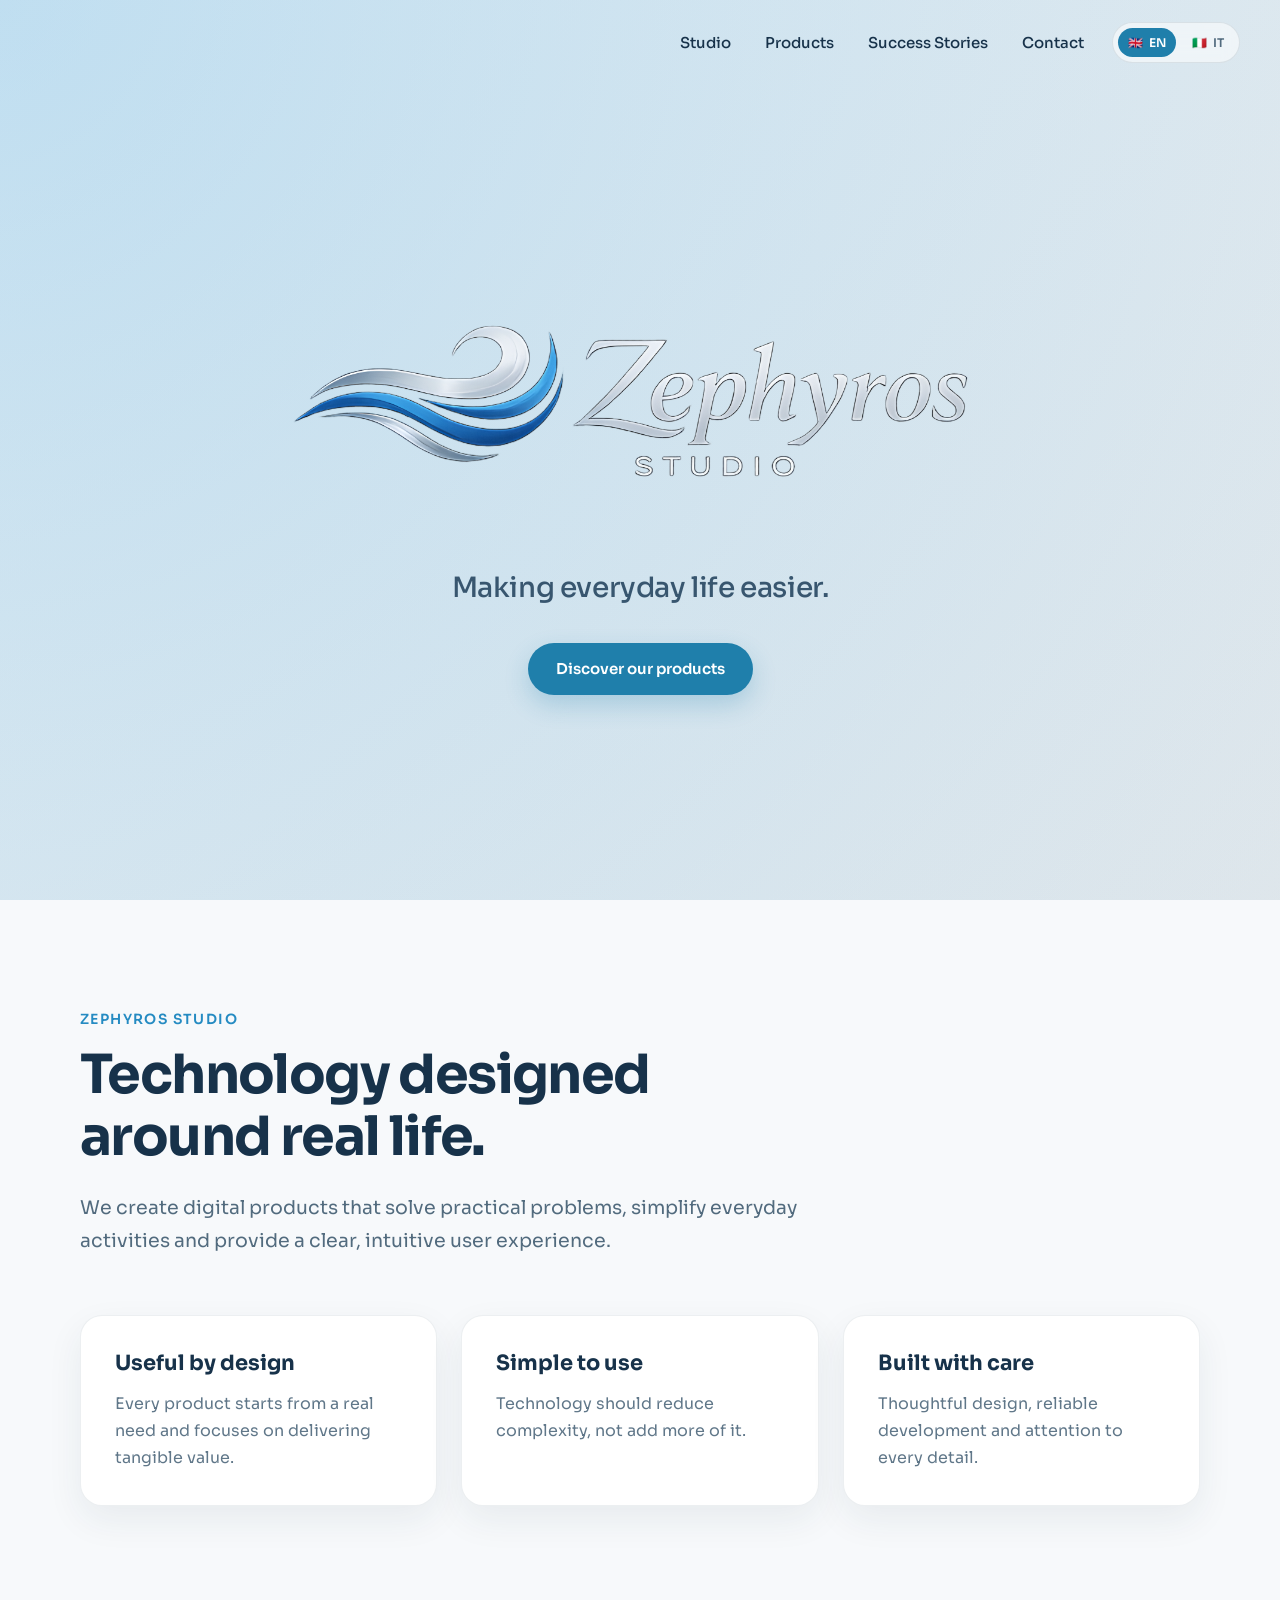
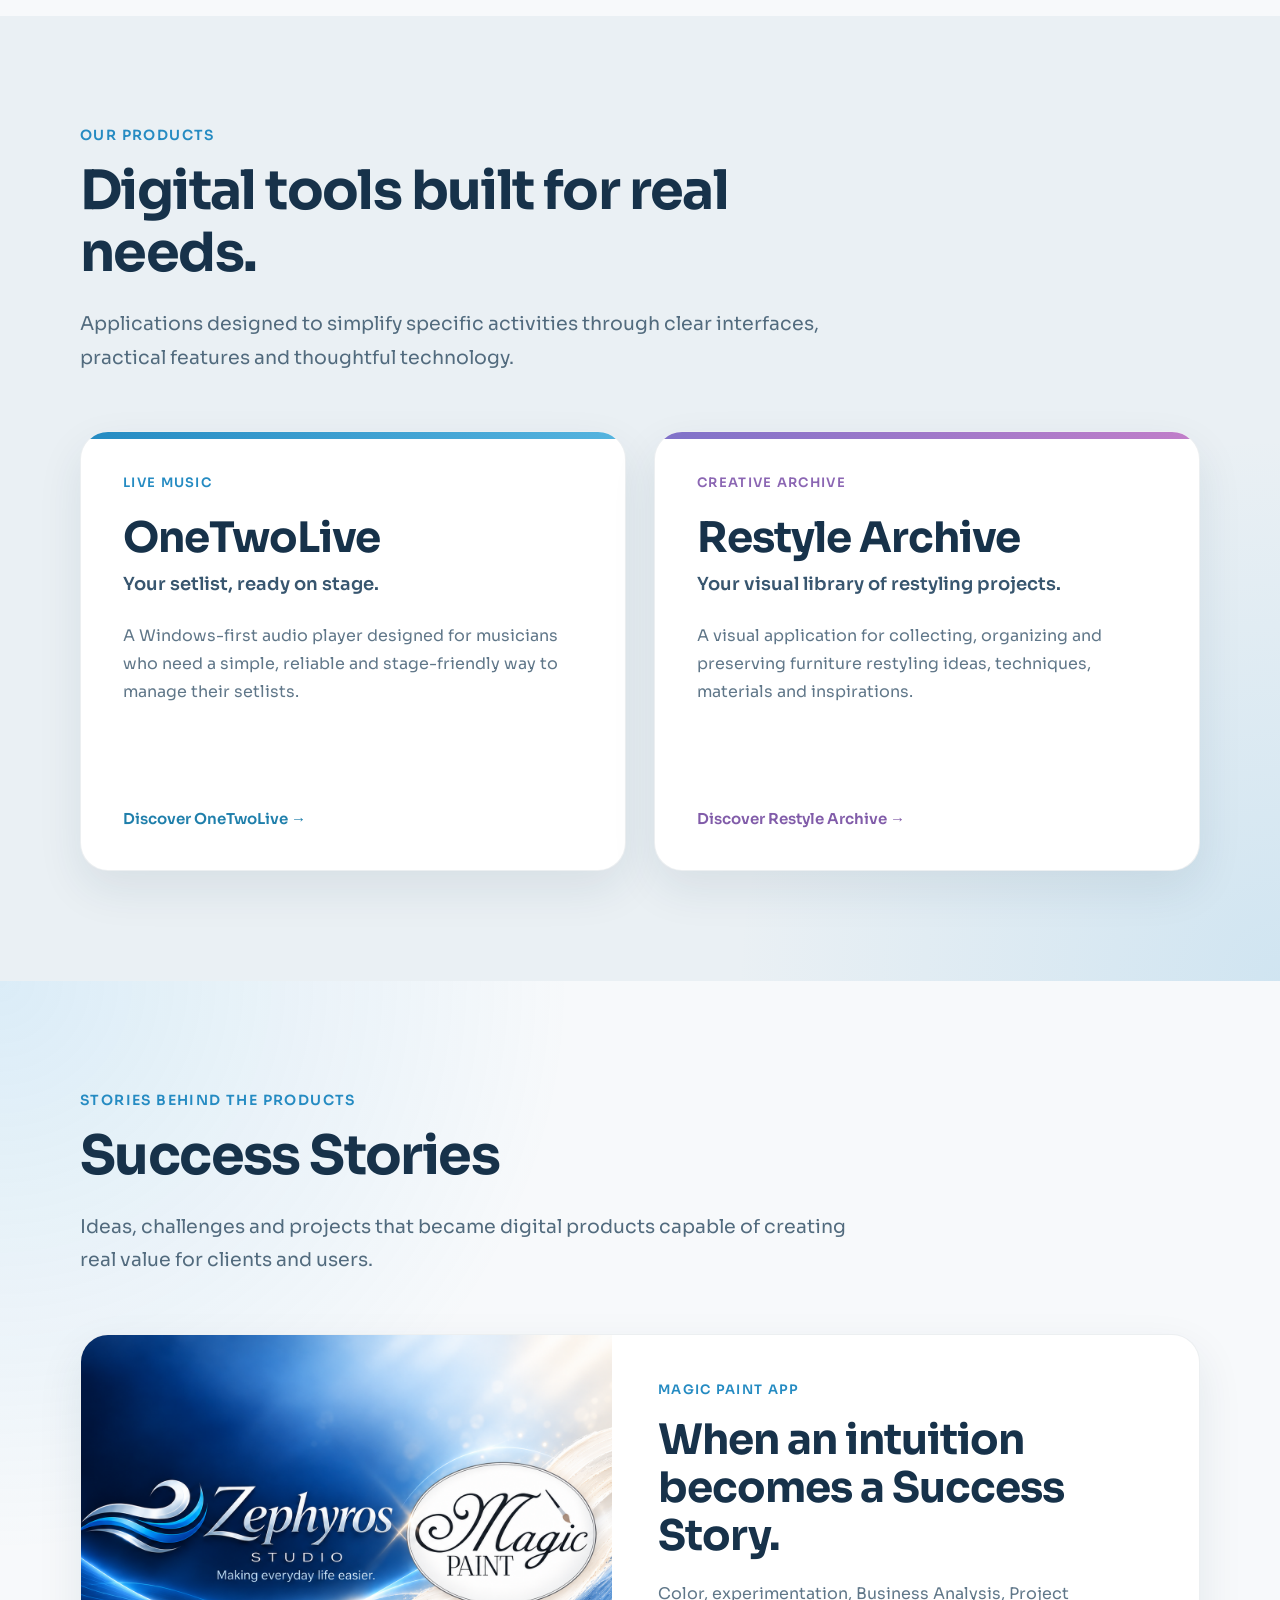
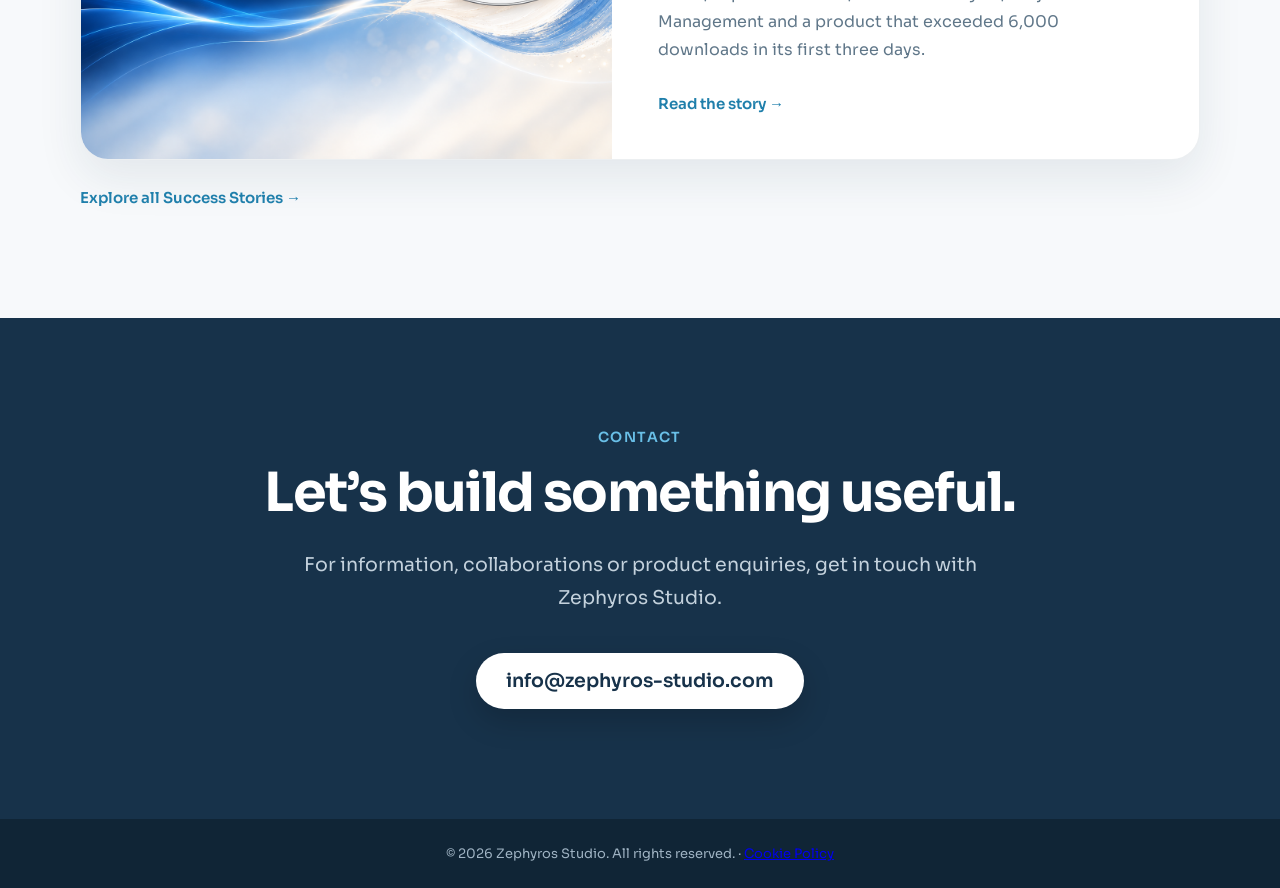
<file: index.html>
<!DOCTYPE html>
<html lang="en">
<head>
  <meta charset="UTF-8">
  <meta name="viewport" content="width=device-width, initial-scale=1.0">

  <meta name="description" content="Zephyros Studio builds practical digital tools and software applications designed around real-world needs, with simple interfaces and thoughtful technology.">

<meta property="og:type" content="website">
<meta property="og:site_name" content="Zephyros Studio">
<meta property="og:locale" content="en_US">
<meta property="og:title" content="Zephyros Studio | Digital Tools Built for Real Needs">
<meta property="og:description" content="Practical digital tools and software applications designed around real-world needs, with simple interfaces and thoughtful technology.">
<link rel="canonical" href="https://zephyros-studio.com/">
<link rel="alternate" hreflang="en" href="https://zephyros-studio.com/">
<link rel="alternate" hreflang="it" href="https://zephyros-studio.com/it/">
<link rel="alternate" hreflang="x-default" href="https://zephyros-studio.com/">

<title>Zephyros Studio | Digital Tools Built for Real Needs</title>
  <link rel="icon" href="favicon.ico" type="image/x-icon">

  <link rel="preconnect" href="https://fonts.googleapis.com">
<link rel="preconnect" href="https://fonts.gstatic.com" crossorigin>
<link href="https://fonts.googleapis.com/css2?family=Sora:wght@400;500;600&display=swap" rel="stylesheet">
  <link rel="stylesheet" href="styles.css">
</head>

<body>
  <header class="site-header">
  <div class="header-actions">
    <nav class="main-nav" aria-label="Main navigation">
      <a href="#studio">Studio</a>
      <a href="#products">Products</a>
      <a href="#success-stories">Success Stories</a>
      <a href="#contact">Contact</a>
    </nav>

    <div class="language-switcher" aria-label="Language selector">
      <a
        class="language-link active"
        href="index.html"
        lang="en"
        aria-current="page"
      >
        <span aria-hidden="true">🇬🇧</span>
        EN
      </a>

      <a
        class="language-link"
        href="it/index.html"
        lang="it"
      >
        <span aria-hidden="true">🇮🇹</span>
        IT
      </a>
    </div>
  </div>
</header>

  <main id="home">
    <section class="hero">
      <img
        class="hero-logo"
        src="images/zephyros_logo_large.png"
        alt="Zephyros Studio"
      >

      <p>Making everyday life easier.</p>

      <a class="primary-button" href="#products">
        Discover our products
      </a>
    </section>
    <section id="studio" class="studio-section">
  <div class="section-container">
    <p class="section-label">Zephyros Studio</p>

    <h2>Technology designed around real life.</h2>

    <p class="section-intro">
      We create digital products that solve practical problems,
      simplify everyday activities and provide a clear, intuitive
      user experience.
    </p>

    <div class="studio-grid">
      <article class="studio-card">
        <h3>Useful by design</h3>
        <p>
          Every product starts from a real need and focuses on
          delivering tangible value.
        </p>
      </article>

      <article class="studio-card">
        <h3>Simple to use</h3>
        <p>
          Technology should reduce complexity, not add more of it.
        </p>
      </article>

      <article class="studio-card">
        <h3>Built with care</h3>
        <p>
          Thoughtful design, reliable development and attention
          to every detail.
        </p>
      </article>
    </div>
  </div>
</section>
<section id="products" class="products-section">
  <div class="section-container">
    <p class="section-label">Our products</p>

    <h2>Digital tools built for real needs.</h2>

    <p class="section-intro">
      Applications designed to simplify specific activities through
      clear interfaces, practical features and thoughtful technology.
    </p>

    <div class="products-grid">
      <article class="product-card">
        <div class="product-content">
          <p class="product-category">Live music</p>

          <h3>OneTwoLive</h3>

          <p class="product-payoff">
            Your setlist, ready on stage.
          </p>

          <p>
            A Windows-first audio player designed for musicians who need
            a simple, reliable and stage-friendly way to manage their setlists.
          </p>

          <a href="https://onetwolive.com/" class="product-link" target="_blank" rel="noopener">
  Discover OneTwoLive
</a>
        </div>
      </article>

      <article class="product-card">
        <div class="product-content">
          <p class="product-category">Creative archive</p>

          <h3>Restyle Archive</h3>

          <p class="product-payoff">
            Your visual library of restyling projects.
          </p>

          <p>
            A visual application for collecting, organizing and preserving
            furniture restyling ideas, techniques, materials and inspirations.
          </p>

          <a href="restyle-archive/index.html" class="product-link">
  Discover Restyle Archive
</a>
        </div>
      </article>
    </div>
  </div>
</section>

<section id="success-stories" class="success-home-section">
  <div class="section-container">
    <p class="section-label">Stories behind the products</p>

    <h2>Success Stories</h2>

    <p class="section-intro">
      Ideas, challenges and projects that became digital products capable
      of creating real value for clients and users.
    </p>

    <article class="success-home-card">
      <img
        src="images/success-stories/magic-paint/cover.png"
        alt="Zephyros Studio and Magic Paint"
      >

      <div class="success-home-card-copy">
        <p class="success-home-card-label">Magic Paint App</p>

        <h3>When an intuition becomes a Success Story.</h3>

        <p>
          Color, experimentation, Business Analysis, Project Management
          and a product that exceeded 6,000 downloads in its first three days.
        </p>

        <a
          class="success-home-link"
          href="success-stories/magic-paint/index.html"
        >
          Read the story
        </a>
      </div>
    </article>

    <a class="success-home-all" href="success-stories/index.html">
      Explore all Success Stories →
    </a>
  </div>
</section>
<section id="contact" class="contact-section">
  <div class="section-container contact-container">
    <p class="section-label">Contact</p>

    <h2>Let’s build something useful.</h2>

    <p class="section-intro">
      For information, collaborations or product enquiries,
      get in touch with Zephyros Studio.
    </p>

    <a
      class="contact-email"
      href="mailto:info@zephyros-studio.com"
    >
      info@zephyros-studio.com
    </a>
  </div>
</section>
  </main>
  <footer class="site-footer">
   <p>
    © 2026 Zephyros Studio. All rights reserved.
    · <a href="/cookie-policy/">Cookie Policy</a>
  </p>
</footer>
</body>
</html>
</file>
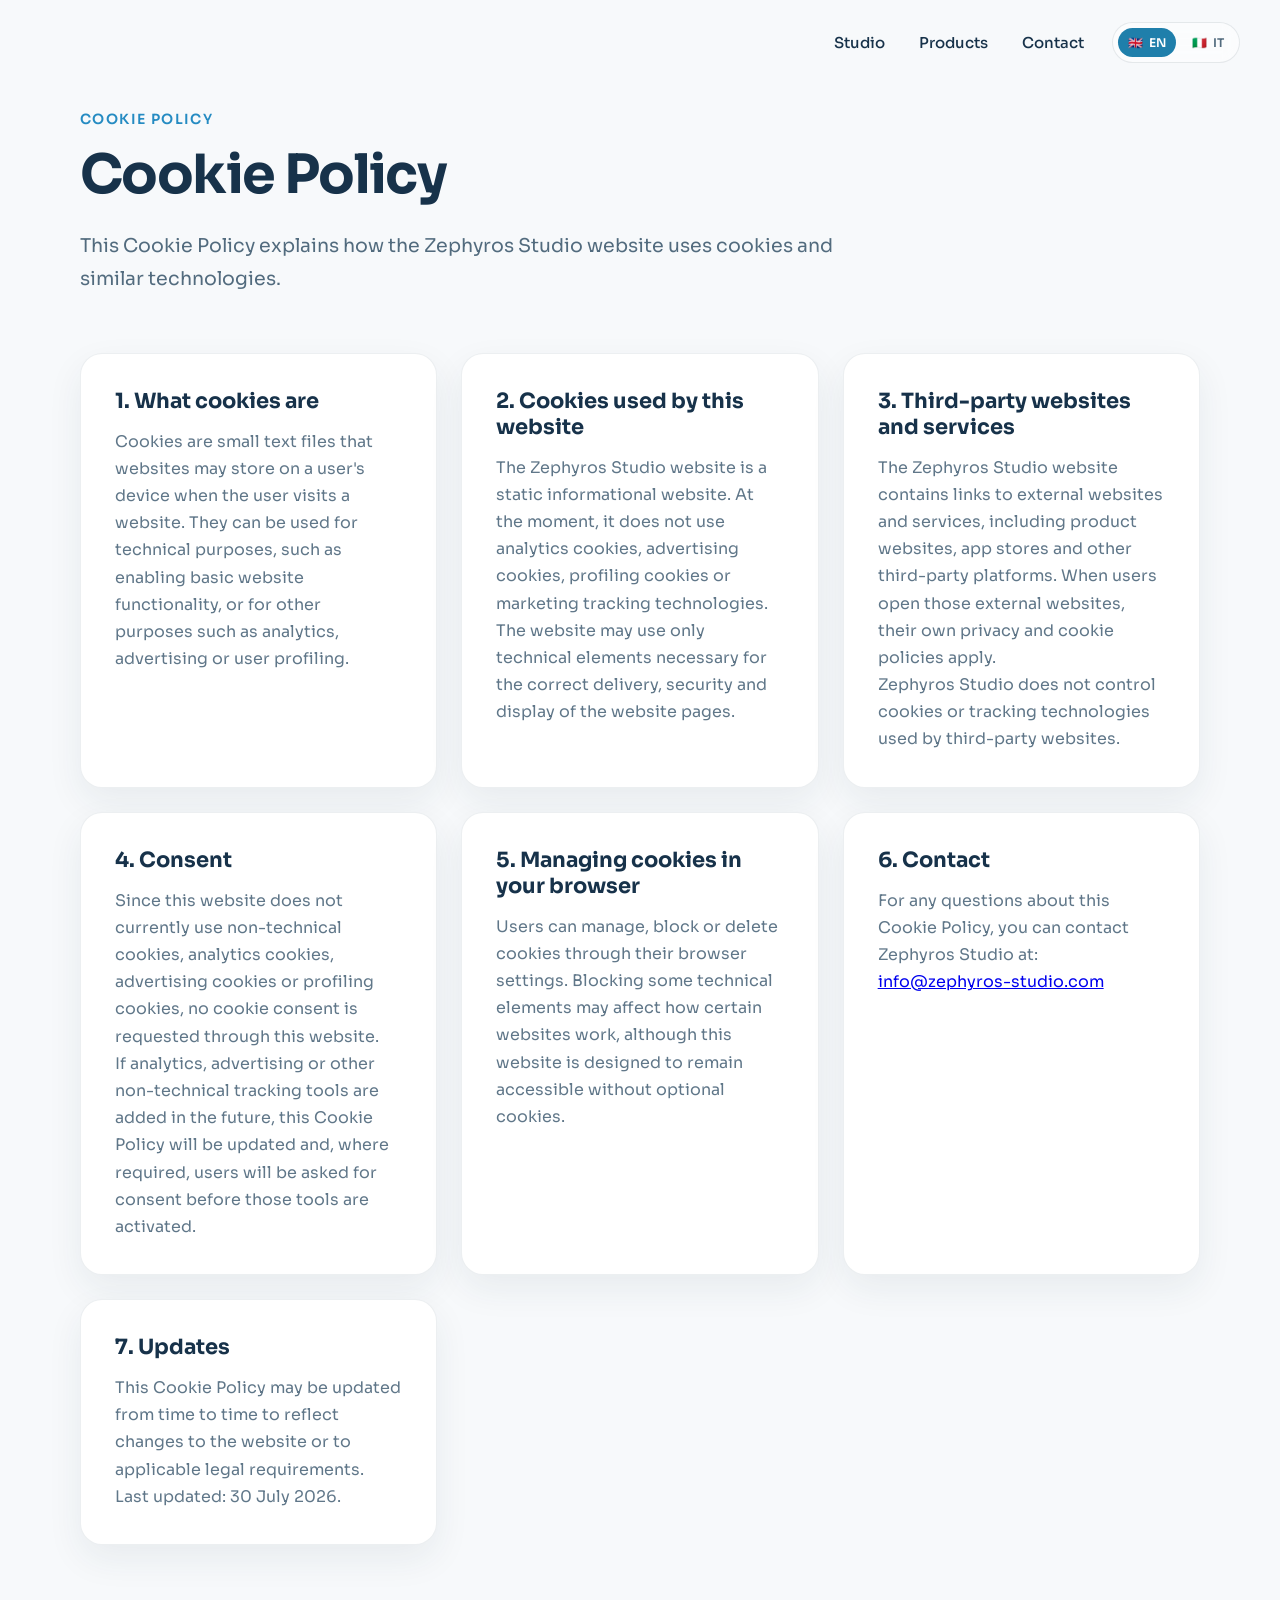
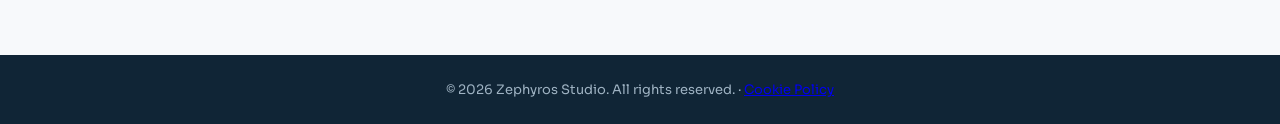
<file: cookie-policy/index.html>
<!DOCTYPE html>
<html lang="en">
<head>
  <meta charset="UTF-8">
  <meta name="viewport" content="width=device-width, initial-scale=1.0">

  <meta name="description" content="Cookie Policy for Zephyros Studio. Information about the use of technical cookies and external links on the Zephyros Studio website.">

  <meta property="og:type" content="website">
  <meta property="og:site_name" content="Zephyros Studio">
  <meta property="og:locale" content="en_US">
  <meta property="og:title" content="Zephyros Studio | Cookie Policy">
  <meta property="og:description" content="Cookie Policy for the Zephyros Studio website.">

  <link rel="canonical" href="https://zephyros-studio.com/cookie-policy/">
  <link rel="alternate" hreflang="en" href="https://zephyros-studio.com/cookie-policy/">
  <link rel="alternate" hreflang="it" href="https://zephyros-studio.com/it/cookie-policy/">
  <link rel="alternate" hreflang="x-default" href="https://zephyros-studio.com/cookie-policy/">

  <title>Zephyros Studio | Cookie Policy</title>

  <link rel="icon" href="../favicon.ico" type="image/x-icon">

  <link rel="preconnect" href="https://fonts.googleapis.com">
  <link rel="preconnect" href="https://fonts.gstatic.com" crossorigin>
  <link href="https://fonts.googleapis.com/css2?family=Sora:wght@400;500;600&display=swap" rel="stylesheet">
  <link rel="stylesheet" href="../styles.css">
</head>

<body>
<header class="site-header">
  <div class="header-actions">
    <nav class="main-nav" aria-label="Main navigation">
      <a href="../index.html#studio">Studio</a>
      <a href="../index.html#products">Products</a>
      <a href="../index.html#contact">Contact</a>
    </nav>

    <div class="language-switcher" aria-label="Language selector">
      <a class="language-link active" href="index.html" lang="en" aria-current="page">
        <span aria-hidden="true">🇬🇧</span>
        EN
      </a>

      <a class="language-link" href="../it/cookie-policy/" lang="it">
        <span aria-hidden="true">🇮🇹</span>
        IT
      </a>
    </div>
  </div>
</header>

<main>
  <section class="studio-section">
    <div class="section-container">
      <p class="section-label">Cookie Policy</p>

      <h2>Cookie Policy</h2>

      <p class="section-intro">
        This Cookie Policy explains how the Zephyros Studio website uses cookies and similar technologies.
      </p>

      <div class="studio-grid">
        <article class="studio-card">
          <h3>1. What cookies are</h3>
          <p>
            Cookies are small text files that websites may store on a user's device when the user visits a website.
            They can be used for technical purposes, such as enabling basic website functionality, or for other purposes
            such as analytics, advertising or user profiling.
          </p>
        </article>

        <article class="studio-card">
          <h3>2. Cookies used by this website</h3>
          <p>
            The Zephyros Studio website is a static informational website. At the moment, it does not use analytics
            cookies, advertising cookies, profiling cookies or marketing tracking technologies.
          </p>
          <p>
            The website may use only technical elements necessary for the correct delivery, security and display of the
            website pages.
          </p>
        </article>

        <article class="studio-card">
          <h3>3. Third-party websites and services</h3>
          <p>
            The Zephyros Studio website contains links to external websites and services, including product websites,
            app stores and other third-party platforms. When users open those external websites, their own privacy and
            cookie policies apply.
          </p>
          <p>
            Zephyros Studio does not control cookies or tracking technologies used by third-party websites.
          </p>
        </article>

        <article class="studio-card">
          <h3>4. Consent</h3>
          <p>
            Since this website does not currently use non-technical cookies, analytics cookies, advertising cookies or
            profiling cookies, no cookie consent is requested through this website.
          </p>
          <p>
            If analytics, advertising or other non-technical tracking tools are added in the future, this Cookie Policy
            will be updated and, where required, users will be asked for consent before those tools are activated.
          </p>
        </article>

        <article class="studio-card">
          <h3>5. Managing cookies in your browser</h3>
          <p>
            Users can manage, block or delete cookies through their browser settings. Blocking some technical elements may
            affect how certain websites work, although this website is designed to remain accessible without optional cookies.
          </p>
        </article>

        <article class="studio-card">
          <h3>6. Contact</h3>
          <p>
            For any questions about this Cookie Policy, you can contact Zephyros Studio at:
          </p>
          <p>
            <a href="mailto:info@zephyros-studio.com">info@zephyros-studio.com</a>
          </p>
        </article>

        <article class="studio-card">
          <h3>7. Updates</h3>
          <p>
            This Cookie Policy may be updated from time to time to reflect changes to the website or to applicable legal
            requirements.
          </p>
          <p>
            Last updated: 30 July 2026.
          </p>
        </article>
      </div>
    </div>
  </section>
</main>

<footer class="site-footer">
  <p>
    © 2026 Zephyros Studio. All rights reserved.
    · <a href="/cookie-policy/">Cookie Policy</a>
  </p>
</footer>
</body>
</html>
</file>
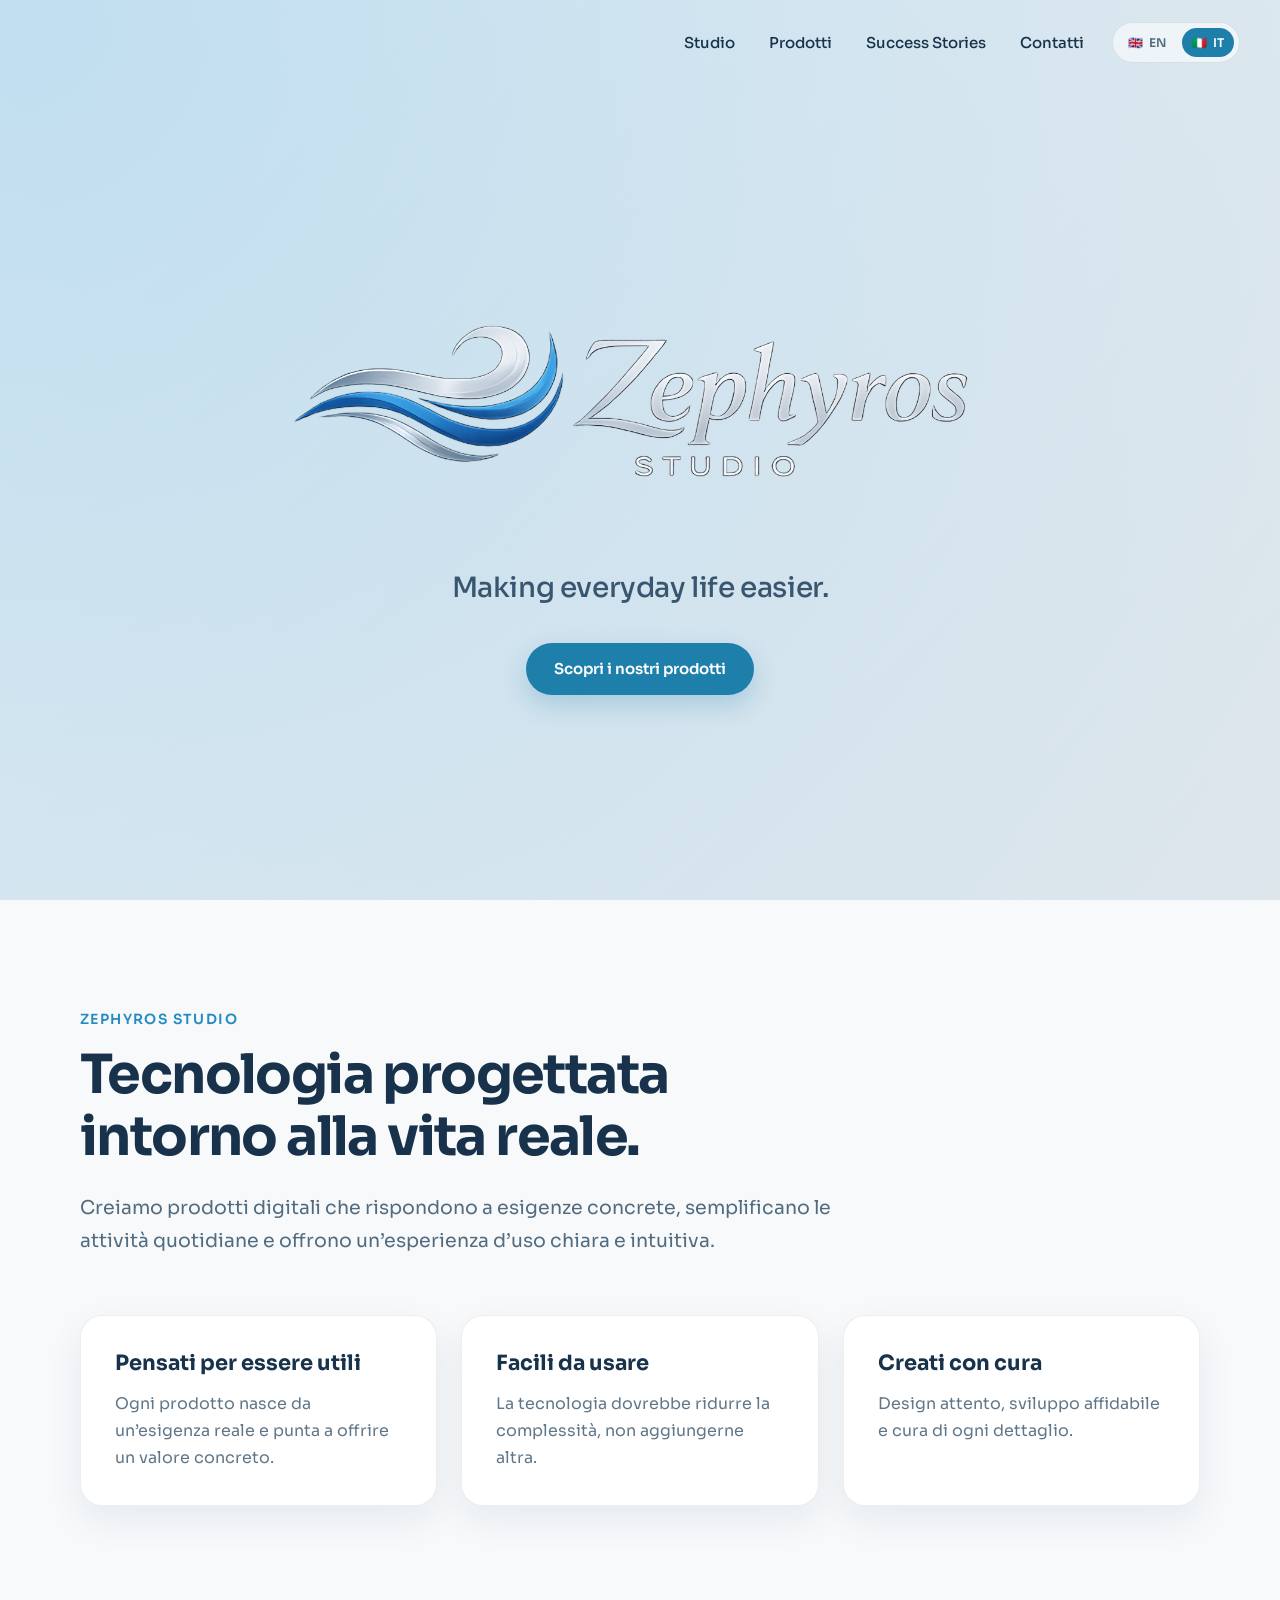
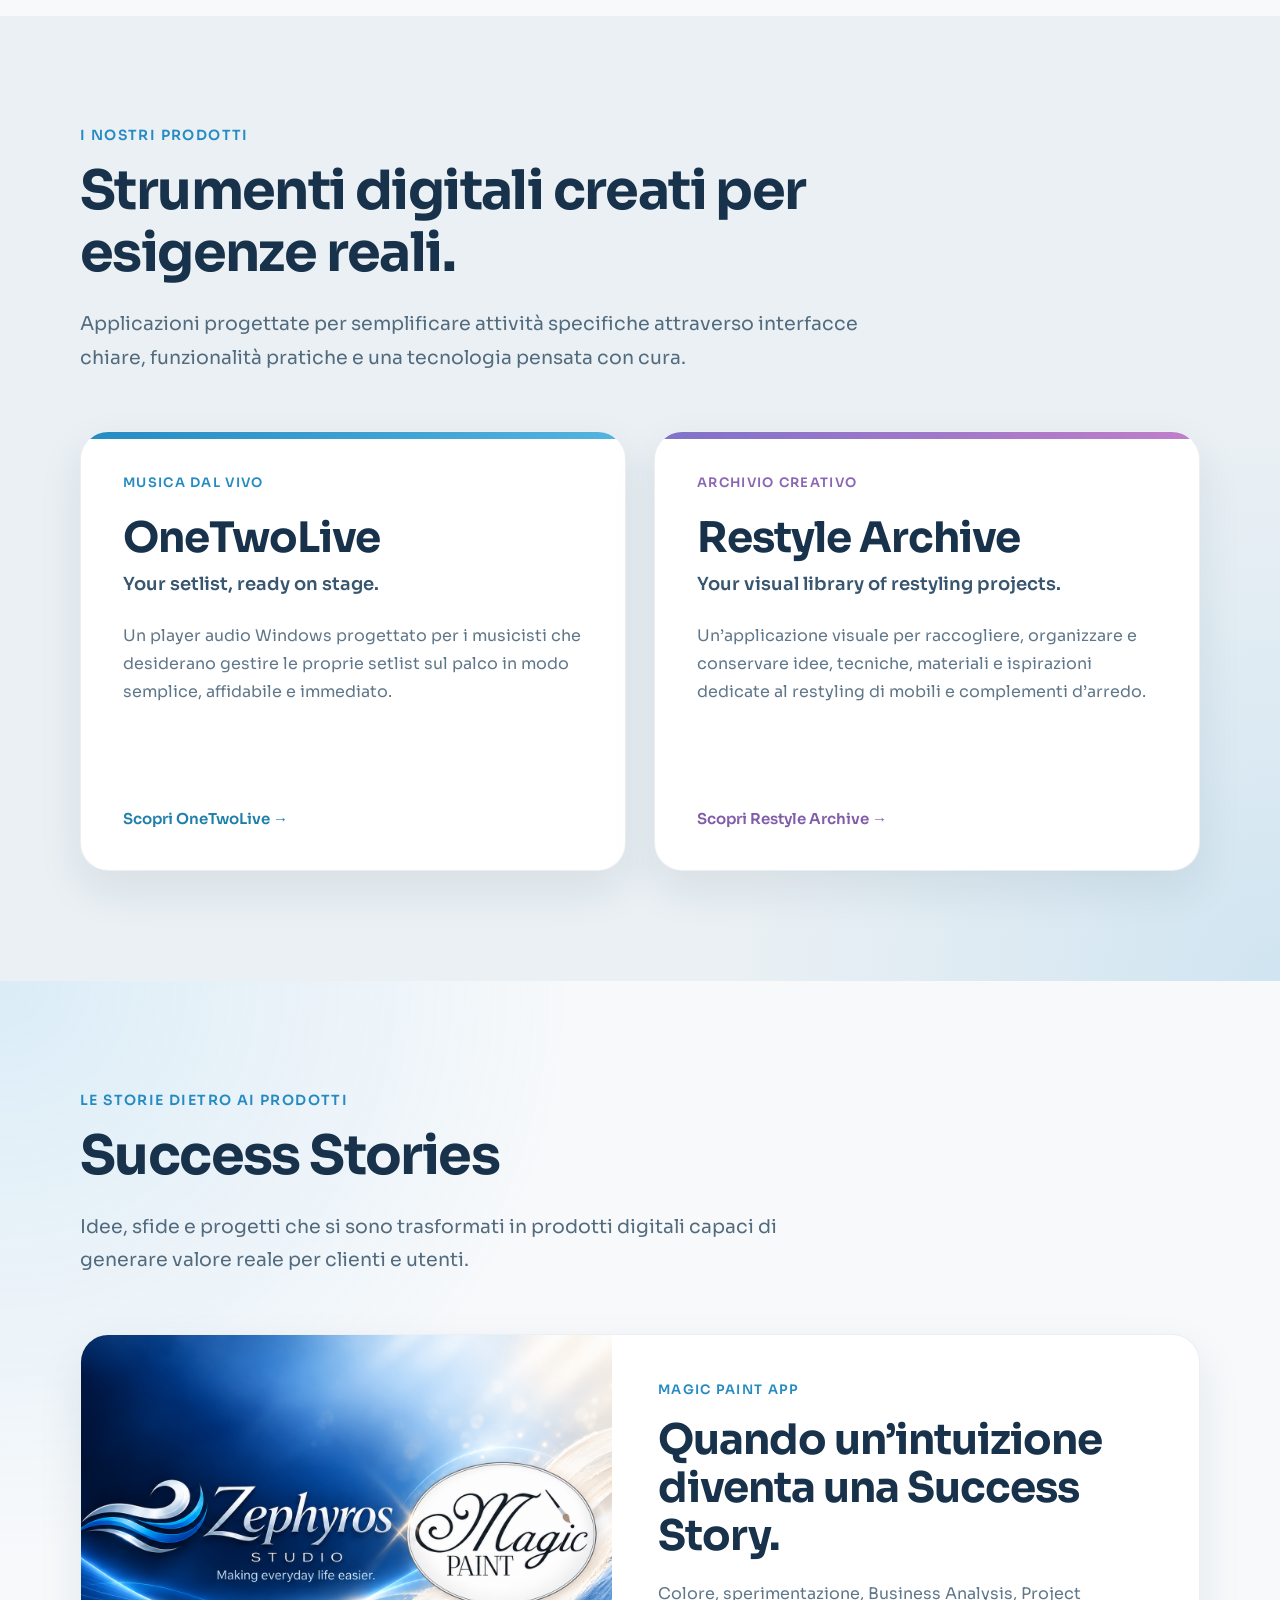
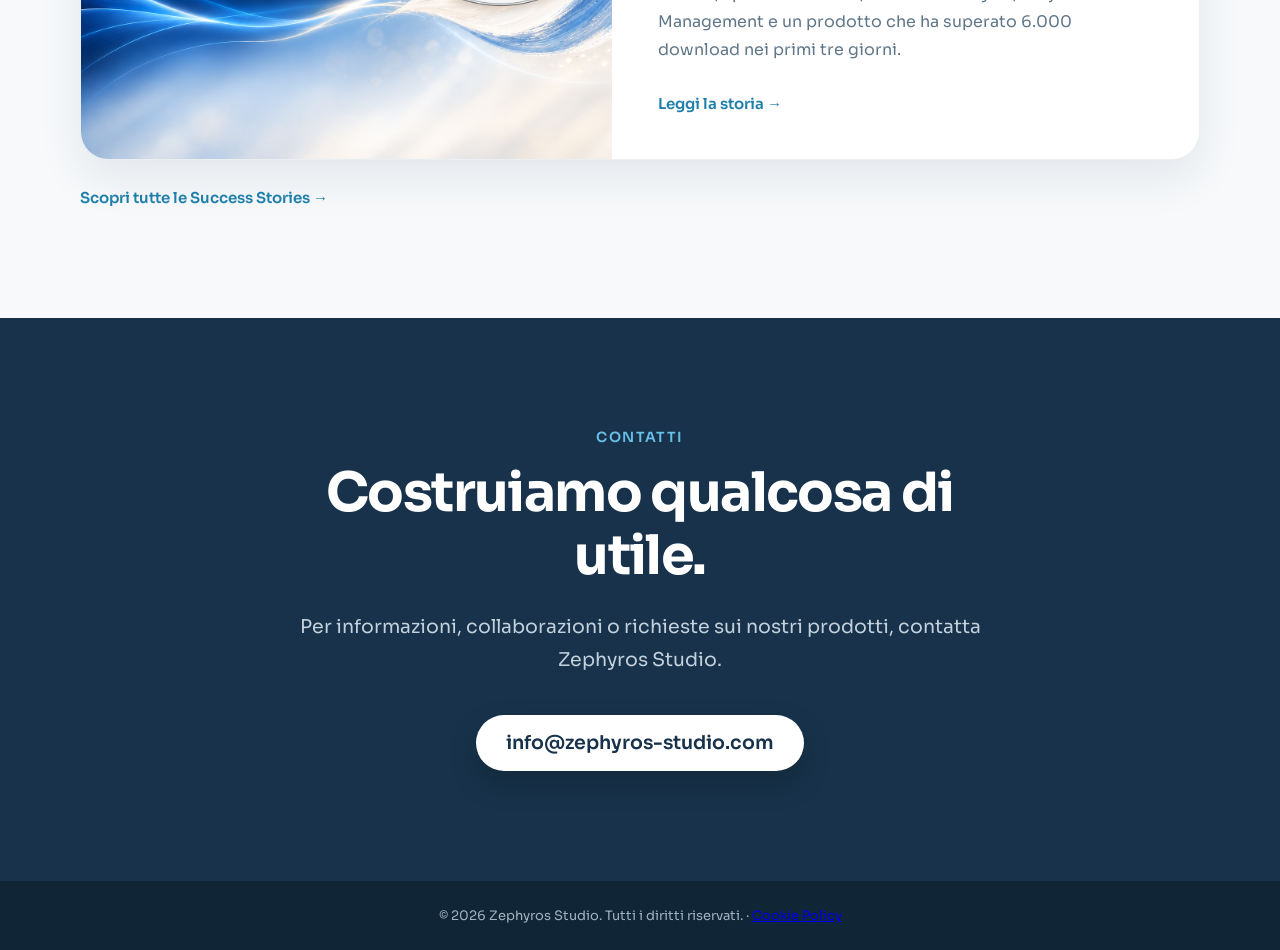
<file: it/index.html>
<!DOCTYPE html>
<html lang="it">
<head>
  <meta charset="UTF-8">
  <meta name="viewport" content="width=device-width, initial-scale=1.0">

  <meta name="description" content="Zephyros Studio sviluppa strumenti digitali e applicazioni software pratiche, pensate per esigenze reali, con interfacce semplici e tecnologia curata.">

<meta property="og:type" content="website">
<meta property="og:site_name" content="Zephyros Studio">
<meta property="og:locale" content="it_IT">
<meta property="og:title" content="Zephyros Studio | Strumenti digitali per esigenze reali">
<meta property="og:description" content="Strumenti digitali e applicazioni software pratiche, pensate per esigenze reali, con interfacce semplici e tecnologia curata.">
<link rel="canonical" href="https://zephyros-studio.com/it/">
<link rel="alternate" hreflang="en" href="https://zephyros-studio.com/">
<link rel="alternate" hreflang="it" href="https://zephyros-studio.com/it/">
<link rel="alternate" hreflang="x-default" href="https://zephyros-studio.com/">

<title>Zephyros Studio | Strumenti digitali per esigenze reali</title>
  <link rel="icon" href="../favicon.ico" type="image/x-icon">

  <link rel="preconnect" href="https://fonts.googleapis.com">
<link rel="preconnect" href="https://fonts.gstatic.com" crossorigin>
<link href="https://fonts.googleapis.com/css2?family=Sora:wght@400;500;600&display=swap" rel="stylesheet">
  <link rel="stylesheet" href="../styles.css">
</head>

<body>
  <header class="site-header">
  <div class="header-actions">
    <nav class="main-nav" aria-label="Navigazione principale">
      <a href="#studio">Studio</a>
      <a href="#products">Prodotti</a>
      <a href="#success-stories">Success Stories</a>
      <a href="#contact">Contatti</a>
    </nav>

    <div class="language-switcher" aria-label="Selezione lingua">
      <a
        class="language-link"
        href="../index.html"
        lang="en"
      >
        <span aria-hidden="true">🇬🇧</span>
        EN
      </a>

      <a
        class="language-link active"
        href="index.html"
        lang="it"
        aria-current="page"
      >
        <span aria-hidden="true">🇮🇹</span>
        IT
      </a>
    </div>
  </div>
</header>

  <main id="home">
    <section class="hero">
      <img
        class="hero-logo"
        src="../images/zephyros_logo_large.png"
        alt="Zephyros Studio"
      >

      <p>Making everyday life easier.</p>

      <a class="primary-button" href="#products">
        Scopri i nostri prodotti
      </a>
    </section>
    <section id="studio" class="studio-section">
  <div class="section-container">
    <p class="section-label">Zephyros Studio</p>

    <h2>Tecnologia progettata intorno alla vita reale.</h2>

    <p class="section-intro">
      Creiamo prodotti digitali che rispondono a esigenze concrete,
      semplificano le attività quotidiane e offrono un’esperienza d’uso
      chiara e intuitiva.
    </p>

    <div class="studio-grid">
      <article class="studio-card">
        <h3>Pensati per essere utili</h3>
        <p>
          Ogni prodotto nasce da un’esigenza reale e punta a offrire
          un valore concreto.
        </p>
      </article>

      <article class="studio-card">
        <h3>Facili da usare</h3>
        <p>
          La tecnologia dovrebbe ridurre la complessità,
          non aggiungerne altra.
        </p>
      </article>

      <article class="studio-card">
        <h3>Creati con cura</h3>
        <p>
          Design attento, sviluppo affidabile e cura di ogni dettaglio.
        </p>
      </article>
    </div>
  </div>
</section>
<section id="products" class="products-section">
  <div class="section-container">
    <p class="section-label">I nostri prodotti</p>

    <h2>Strumenti digitali creati per esigenze reali.</h2>

    <p class="section-intro">
      Applicazioni progettate per semplificare attività specifiche
      attraverso interfacce chiare, funzionalità pratiche e una
      tecnologia pensata con cura.
    </p>

    <div class="products-grid">
      <article class="product-card">
        <div class="product-content">
          <p class="product-category">Musica dal vivo</p>

          <h3>OneTwoLive</h3>

          <p class="product-payoff">
            Your setlist, ready on stage.
          </p>

          <p>
            Un player audio Windows progettato per i musicisti che
            desiderano gestire le proprie setlist sul palco in modo
            semplice, affidabile e immediato.
          </p>

          <a href="https://onetwolive.com/it/" class="product-link" target="_blank" rel="noopener">
  Scopri OneTwoLive
</a>
        </div>
      </article>

      <article class="product-card">
        <div class="product-content">
          <p class="product-category">Archivio creativo</p>

          <h3>Restyle Archive</h3>

          <p class="product-payoff">
            Your visual library of restyling projects.
          </p>

          <p>
            Un’applicazione visuale per raccogliere, organizzare e
            conservare idee, tecniche, materiali e ispirazioni dedicate
            al restyling di mobili e complementi d’arredo.
          </p>

          <a href="../restyle-archive/index.html" class="product-link">
  Scopri Restyle Archive
</a>
        </div>
      </article>
    </div>
  </div>
</section>

<section id="success-stories" class="success-home-section">
  <div class="section-container">
    <p class="section-label">Le storie dietro ai prodotti</p>

    <h2>Success Stories</h2>

    <p class="section-intro">
      Idee, sfide e progetti che si sono trasformati in prodotti digitali
      capaci di generare valore reale per clienti e utenti.
    </p>

    <article class="success-home-card">
      <img
        src="../images/success-stories/magic-paint/cover.png"
        alt="Zephyros Studio e Magic Paint"
      >

      <div class="success-home-card-copy">
        <p class="success-home-card-label">Magic Paint App</p>

        <h3>Quando un’intuizione diventa una Success Story.</h3>

        <p>
          Colore, sperimentazione, Business Analysis, Project Management
          e un prodotto che ha superato 6.000 download nei primi tre giorni.
        </p>

        <a
          class="success-home-link"
          href="success-stories/magic-paint/index.html"
        >
          Leggi la storia
        </a>
      </div>
    </article>

    <a class="success-home-all" href="success-stories/index.html">
      Scopri tutte le Success Stories →
    </a>
  </div>
</section>
<section id="contact" class="contact-section">
  <div class="section-container contact-container">
    <p class="section-label">Contatti</p>

    <h2>Costruiamo qualcosa di utile.</h2>

    <p class="section-intro">
      Per informazioni, collaborazioni o richieste sui nostri prodotti,
      contatta Zephyros Studio.
    </p>

    <a
      class="contact-email"
      href="mailto:info@zephyros-studio.com"
    >
      info@zephyros-studio.com
    </a>
  </div>
</section>
  </main>
  <footer class="site-footer">
   <p>
    © 2026 Zephyros Studio. Tutti i diritti riservati.
    · <a href="/it/cookie-policy/">Cookie Policy</a>
  </p>
</footer>
</body>
</html>
</file>
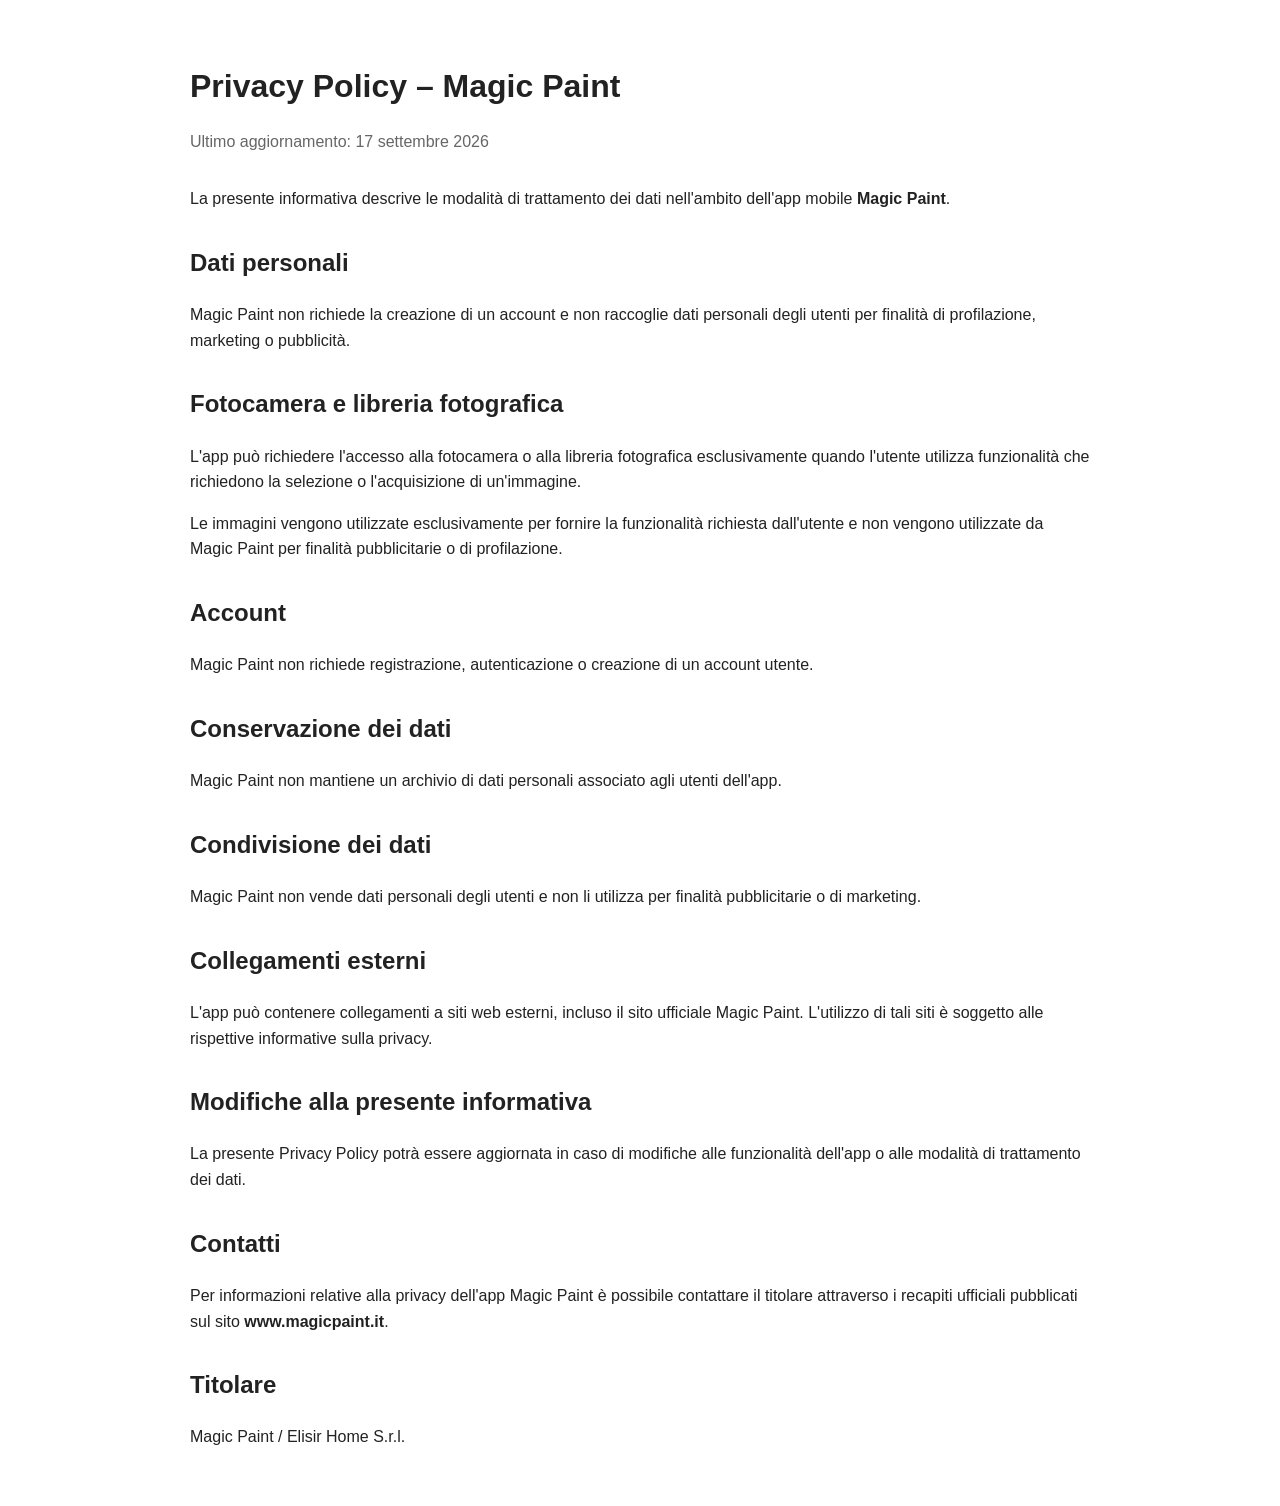
<file: magic-paint-privacy/index.html>
<!DOCTYPE html>
<html lang="it">
<head>
  <meta charset="UTF-8">
  <meta name="viewport" content="width=device-width, initial-scale=1.0">
  <title>Privacy Policy - Magic Paint</title>
  <meta name="description" content="Privacy Policy dell'app Magic Paint">
  <style>
    body {
      font-family: Arial, Helvetica, sans-serif;
      line-height: 1.6;
      max-width: 900px;
      margin: 0 auto;
      padding: 40px 24px;
      color: #222;
      background: #fff;
    }

    h1 {
      margin-bottom: 8px;
    }

    h2 {
      margin-top: 32px;
    }

    .updated {
      color: #666;
      margin-bottom: 32px;
    }
  </style>
</head>

<body>

  <h1>Privacy Policy – Magic Paint</h1>

  <p class="updated">
    Ultimo aggiornamento: 17 settembre 2026
  </p>

  <p>
    La presente informativa descrive le modalità di trattamento dei dati
    nell'ambito dell'app mobile <strong>Magic Paint</strong>.
  </p>

  <h2>Dati personali</h2>

  <p>
    Magic Paint non richiede la creazione di un account e non raccoglie
    dati personali degli utenti per finalità di profilazione, marketing
    o pubblicità.
  </p>

  <h2>Fotocamera e libreria fotografica</h2>

  <p>
    L'app può richiedere l'accesso alla fotocamera o alla libreria
    fotografica esclusivamente quando l'utente utilizza funzionalità
    che richiedono la selezione o l'acquisizione di un'immagine.
  </p>

  <p>
    Le immagini vengono utilizzate esclusivamente per fornire
    la funzionalità richiesta dall'utente e non vengono utilizzate
    da Magic Paint per finalità pubblicitarie o di profilazione.
  </p>

  <h2>Account</h2>

  <p>
    Magic Paint non richiede registrazione, autenticazione o creazione
    di un account utente.
  </p>

  <h2>Conservazione dei dati</h2>

  <p>
    Magic Paint non mantiene un archivio di dati personali associato
    agli utenti dell'app.
  </p>

  <h2>Condivisione dei dati</h2>

  <p>
    Magic Paint non vende dati personali degli utenti e non li utilizza
    per finalità pubblicitarie o di marketing.
  </p>

  <h2>Collegamenti esterni</h2>

  <p>
    L'app può contenere collegamenti a siti web esterni, incluso il sito
    ufficiale Magic Paint. L'utilizzo di tali siti è soggetto alle
    rispettive informative sulla privacy.
  </p>

  <h2>Modifiche alla presente informativa</h2>

  <p>
    La presente Privacy Policy potrà essere aggiornata in caso di
    modifiche alle funzionalità dell'app o alle modalità di trattamento
    dei dati.
  </p>

  <h2>Contatti</h2>

  <p>
    Per informazioni relative alla privacy dell'app Magic Paint è
    possibile contattare il titolare attraverso i recapiti ufficiali
    pubblicati sul sito <strong>www.magicpaint.it</strong>.
  </p>

  <h2>Titolare</h2>

  <p>
    Magic Paint / Elisir Home S.r.l.
  </p>

</body>
</html>
</file>
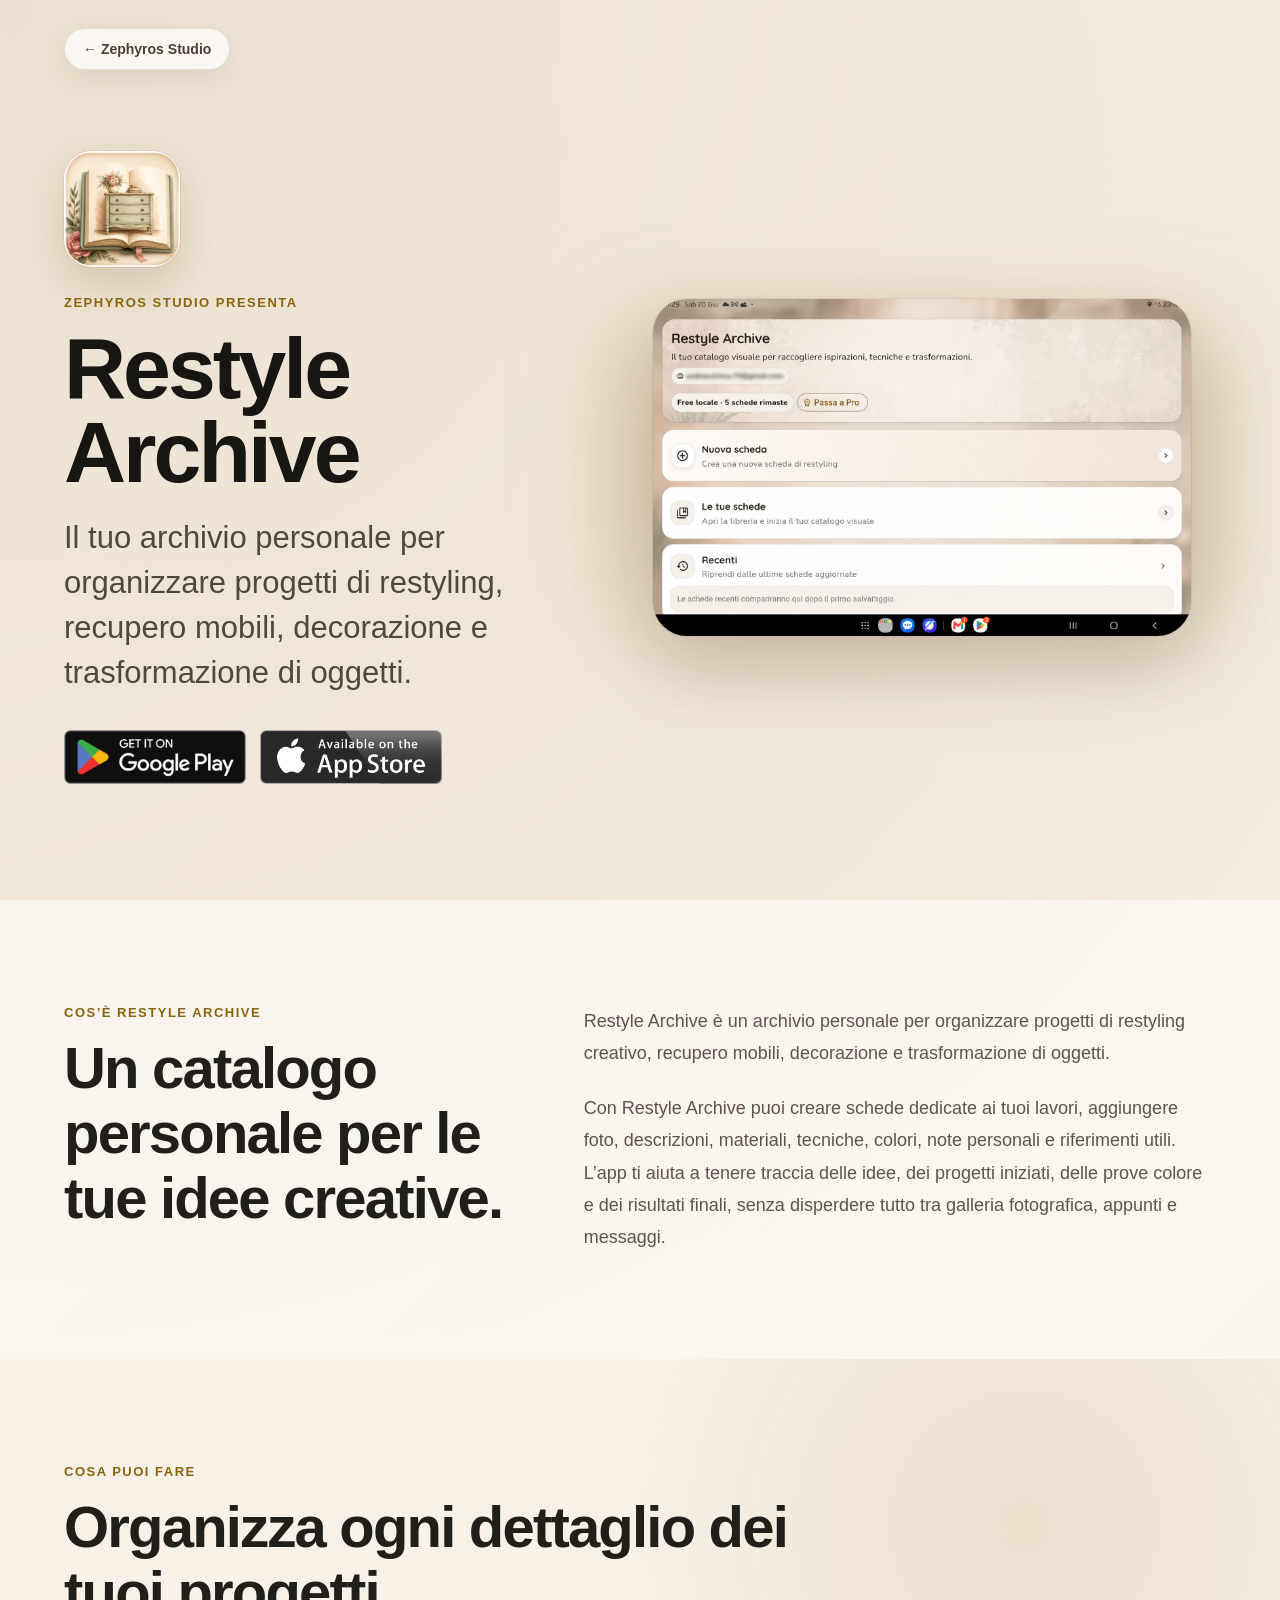
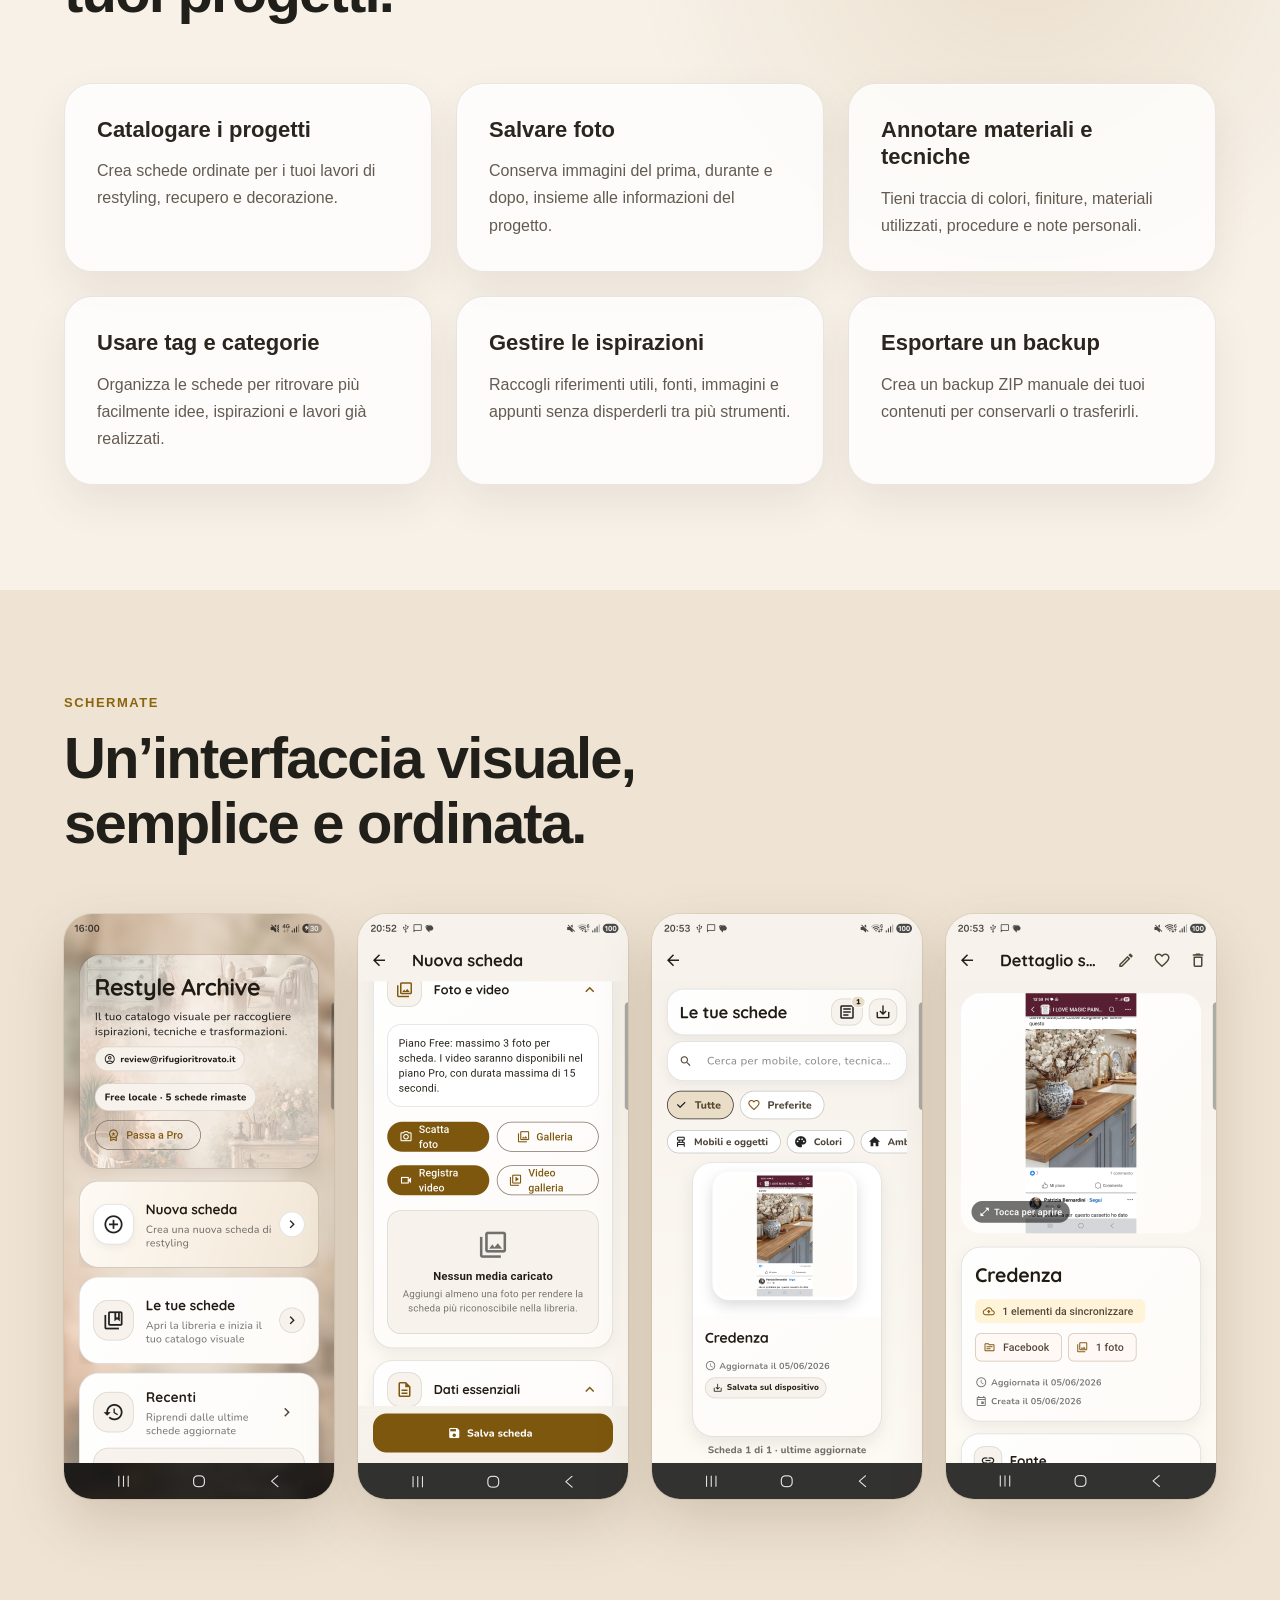
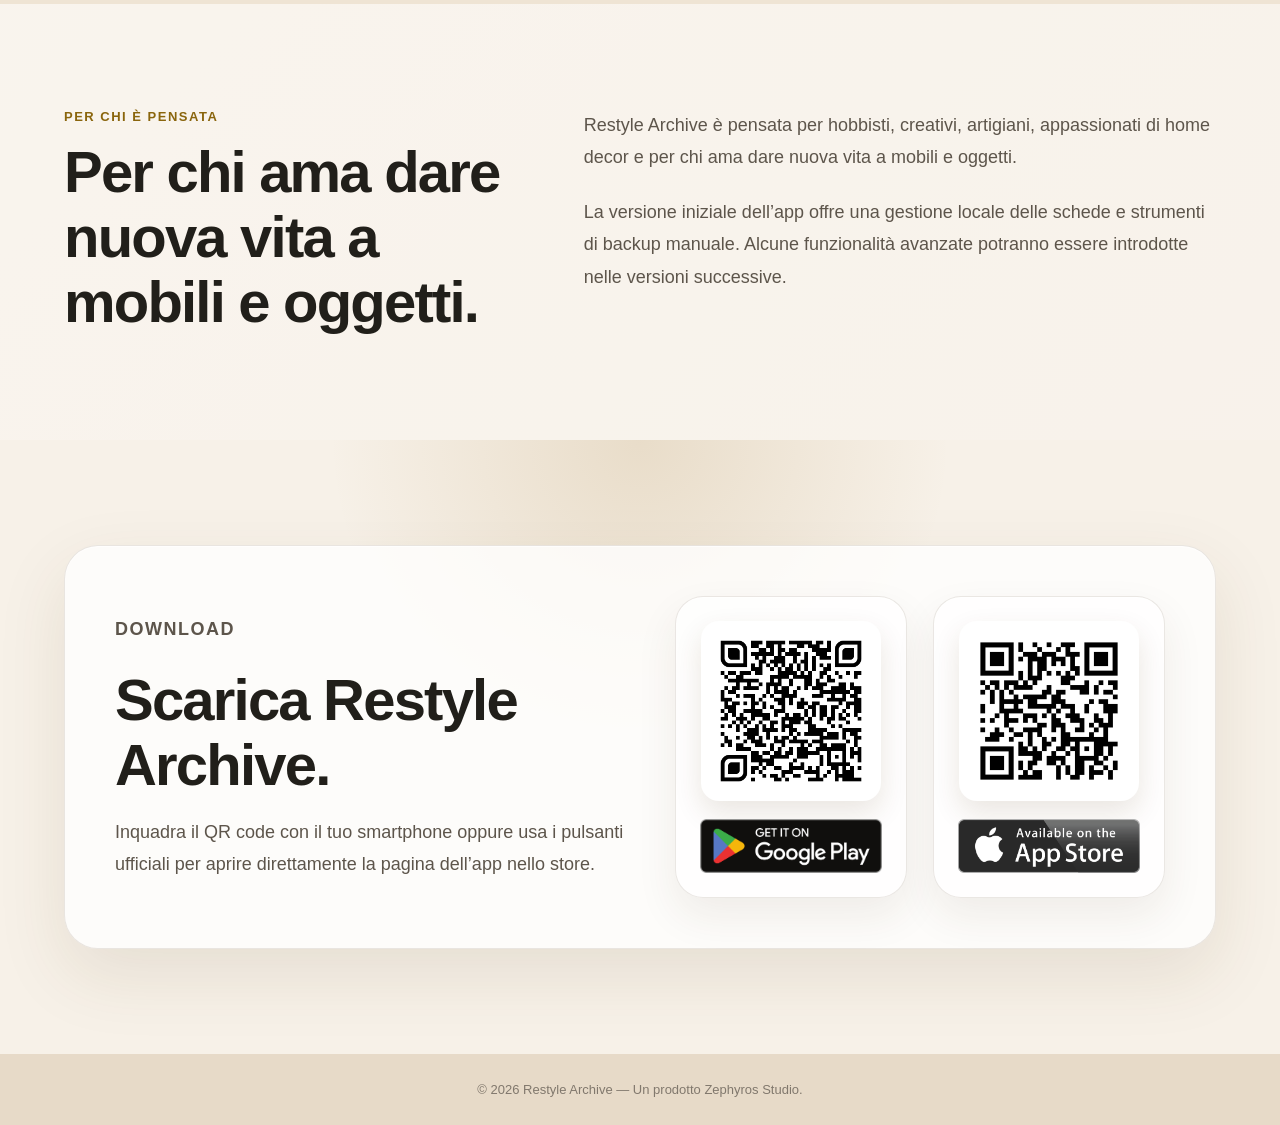
<file: restyle-archive/index.html>
<!DOCTYPE html>
<html lang="it">
<head>
  <meta charset="UTF-8">
  <meta name="viewport" content="width=device-width, initial-scale=1.0">
  <link rel="canonical" href="https://zephyros-studio.com/restyle-archive/">

  <title>Restyle Archive — Zephyros Studio</title>

  <link rel="icon" href="../favicon.ico" type="image/x-icon">
  <link rel="stylesheet" href="restyle-archive.css">
</head>

<body>
  <header class="site-header">
    <a class="back-link" href="../it/index.html">
      ← Zephyros Studio
    </a>
  </header>

  <main>
    <section class="hero">
  <div class="hero-copy">
    <img
      class="app-icon"
      src="../images/restyle-archive/iconaRA.png"
      alt="Icona Restyle Archive"
    >

    <p class="eyebrow">Zephyros Studio presenta</p>

    <h1>Restyle Archive</h1>

    <p class="hero-subtitle">
      Il tuo archivio personale per organizzare progetti di restyling,
      recupero mobili, decorazione e trasformazione di oggetti.
    </p>

    <div class="store-badges">
      <a
        class="store-badge-link"
        href="https://play.google.com/store/apps/details?id=com.zephyrosstudio.restylearchive"
        target="_blank"
        rel="noopener noreferrer"
        aria-label="Scarica Restyle Archive da Google Play"
      >
        <img
          src="../images/restyle-archive/google-play-badge.webp"
          alt="Disponibile su Google Play"
        >
      </a>

      <a
        class="store-badge-link"
        href="https://apps.apple.com/app/id6788317592"
        target="_blank"
        rel="noopener noreferrer"
        aria-label="Scarica Restyle Archive da App Store"
      >
        <img
          src="../images/restyle-archive/app-store-badge.png"
          alt="Disponibile su App Store"
        >
      </a>
    </div>
  </div>

  <div class="hero-phone">
    <img
      src="../images/restyle-archive/screen5.webp"
      alt="Schermata iniziale di Restyle Archive"
    >
  </div>
</section>

    <section class="description-section">
      <div class="section-container text-layout">
        <div>
          <p class="section-label">Cos’è Restyle Archive</p>

          <h2>Un catalogo personale per le tue idee creative.</h2>
        </div>

        <div class="rich-text">
          <p>
            Restyle Archive è un archivio personale per organizzare progetti di
            restyling creativo, recupero mobili, decorazione e trasformazione
            di oggetti.
          </p>

          <p>
            Con Restyle Archive puoi creare schede dedicate ai tuoi lavori,
            aggiungere foto, descrizioni, materiali, tecniche, colori, note
            personali e riferimenti utili. L’app ti aiuta a tenere traccia
            delle idee, dei progetti iniziati, delle prove colore e dei
            risultati finali, senza disperdere tutto tra galleria fotografica,
            appunti e messaggi.
          </p>
        </div>
      </div>
    </section>

    <section class="features-section">
      <div class="section-container">
        <p class="section-label">Cosa puoi fare</p>

        <h2>Organizza ogni dettaglio dei tuoi progetti.</h2>

        <div class="features-grid">
          <article class="feature-card">
            <h3>Catalogare i progetti</h3>
            <p>
              Crea schede ordinate per i tuoi lavori di restyling,
              recupero e decorazione.
            </p>
          </article>

          <article class="feature-card">
            <h3>Salvare foto</h3>
            <p>
              Conserva immagini del prima, durante e dopo, insieme
              alle informazioni del progetto.
            </p>
          </article>

          <article class="feature-card">
            <h3>Annotare materiali e tecniche</h3>
            <p>
              Tieni traccia di colori, finiture, materiali utilizzati,
              procedure e note personali.
            </p>
          </article>

          <article class="feature-card">
            <h3>Usare tag e categorie</h3>
            <p>
              Organizza le schede per ritrovare più facilmente idee,
              ispirazioni e lavori già realizzati.
            </p>
          </article>

          <article class="feature-card">
            <h3>Gestire le ispirazioni</h3>
            <p>
              Raccogli riferimenti utili, fonti, immagini e appunti
              senza disperderli tra più strumenti.
            </p>
          </article>

          <article class="feature-card">
            <h3>Esportare un backup</h3>
            <p>
              Crea un backup ZIP manuale dei tuoi contenuti per conservarli
              o trasferirli.
            </p>
          </article>
        </div>
      </div>
    </section>

    <section class="screenshots-section">
      <div class="section-container">
        <p class="section-label">Schermate</p>

        <h2>Un’interfaccia visuale, semplice e ordinata.</h2>

        <div class="screenshots-grid">
          <img src="../images/restyle-archive/screen1.webp" alt="Home di Restyle Archive">
          <img src="../images/restyle-archive/screen2.webp" alt="Dettaglio scheda Restyle Archive">
          <img src="../images/restyle-archive/screen3.webp" alt="Elenco schede Restyle Archive">
          <img src="../images/restyle-archive/screen4.webp" alt="Nuova scheda Restyle Archive">
        </div>
      </div>
    </section>

    <section class="audience-section">
      <div class="section-container text-layout">
        <div>
          <p class="section-label">Per chi è pensata</p>

          <h2>Per chi ama dare nuova vita a mobili e oggetti.</h2>
        </div>

        <div class="rich-text">
          <p>
            Restyle Archive è pensata per hobbisti, creativi, artigiani,
            appassionati di home decor e per chi ama dare nuova vita a
            mobili e oggetti.
          </p>

          <p>
            La versione iniziale dell’app offre una gestione locale delle
            schede e strumenti di backup manuale. Alcune funzionalità avanzate
            potranno essere introdotte nelle versioni successive.
          </p>
        </div>
      </div>
    </section>

    <section class="download-section">
  <div class="section-container download-box">
    <div class="download-copy">
      <p class="section-label">Download</p>

      <h2>Scarica Restyle Archive.</h2>

      <p>
        Inquadra il QR code con il tuo smartphone oppure usa i pulsanti
        ufficiali per aprire direttamente la pagina dell’app nello store.
      </p>
    </div>

    <div class="download-stores">
      <article class="download-store-card">
        <img
          class="qr-code"
          src="../images/restyle-archive/google-play-qr.png"
          alt="QR code Google Play per Restyle Archive"
        >

        <a
          class="store-badge-link"
          href="https://play.google.com/store/apps/details?id=com.zephyrosstudio.restylearchive"
          target="_blank"
          rel="noopener noreferrer"
          aria-label="Scarica Restyle Archive da Google Play"
        >
          <img
            src="../images/restyle-archive/google-play-badge.webp"
            alt="Disponibile su Google Play"
          >
        </a>
      </article>

      <article class="download-store-card">
        <img
          class="qr-code"
          src="../images/restyle-archive/app-store-qr.png"
          alt="QR code App Store per Restyle Archive"
        >

        <a
          class="store-badge-link"
          href="https://apps.apple.com/app/id6788317592"
          target="_blank"
          rel="noopener noreferrer"
          aria-label="Scarica Restyle Archive da App Store"
        >
          <img
            src="../images/restyle-archive/app-store-badge.png"
            alt="Disponibile su App Store"
          >
        </a>
      </article>
    </div>
  </div>
</section>
  </main>

  <footer class="site-footer">
    <p>
      © 2026 Restyle Archive — Un prodotto Zephyros Studio.
    </p>
  </footer>
</body>
</html>
</file>
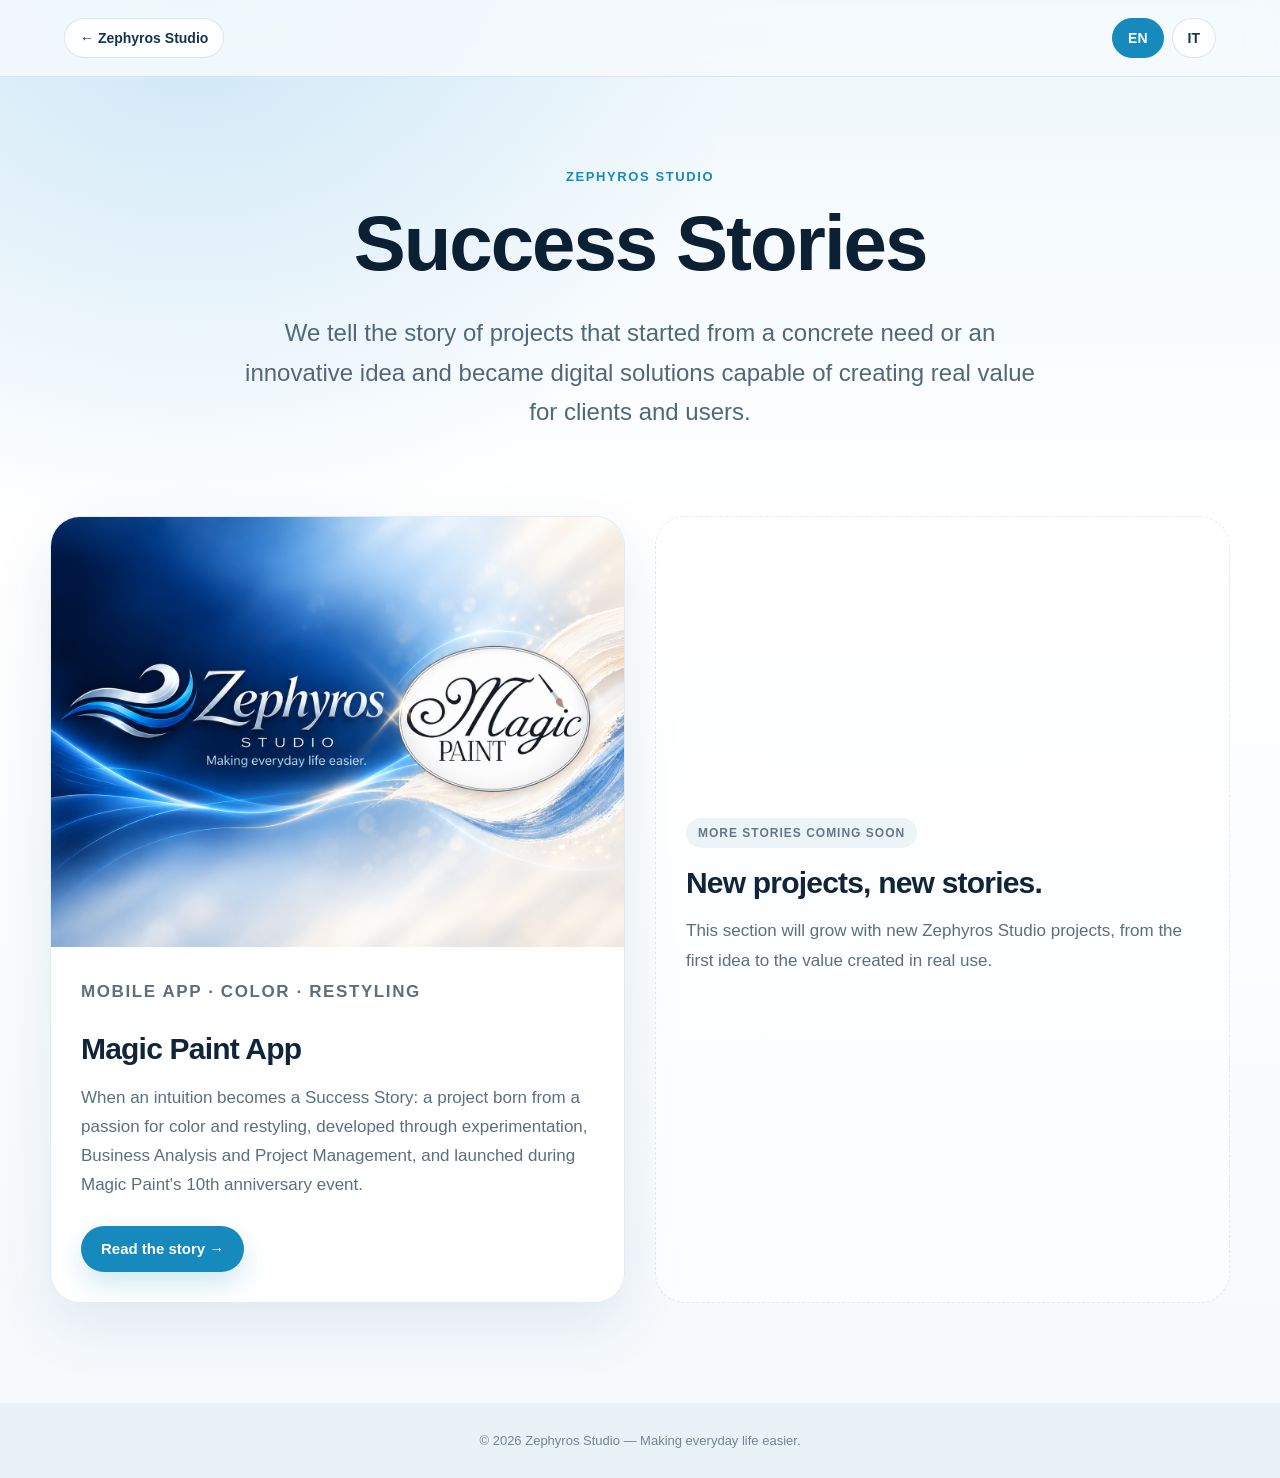
<file: success-stories/index.html>
<!DOCTYPE html>
<html lang="en">
<head>
  <meta charset="UTF-8">
  <meta name="viewport" content="width=device-width, initial-scale=1.0">
  <title>Success Stories — Zephyros Studio</title>
  <meta name="description" content="Zephyros Studio Success Stories: digital projects that turn ideas, expertise and technology into real value.">
  <link rel="icon" href="../favicon.ico" type="image/x-icon">
  <link rel="stylesheet" href="success-stories.css">
</head>
<body>
  <header class="site-header">
    <a class="back-link" href="../index.html">← Zephyros Studio</a>
    <nav class="lang-switch" aria-label="Language">
      <a class="lang-link active" href="index.html">EN</a>
      <a class="lang-link" href="../it/success-stories/index.html">IT</a>
    </nav>
  </header>

  <main class="page-shell">
    <section class="index-hero">
      <p class="eyebrow">Zephyros Studio</p>
      <h1>Success Stories</h1>
      <p class="index-lead">
        We tell the story of projects that started from a concrete need or an innovative idea
        and became digital solutions capable of creating real value for clients and users.
      </p>
    </section>

    <section class="stories-grid" aria-label="Success stories">
      <article class="story-card">
        <img class="story-card-image" src="../images/success-stories/magic-paint/cover.png" alt="Zephyros Studio and Magic Paint">
        <div class="story-card-body">
          <p class="eyebrow">Mobile App · Color · Restyling</p>
          <h2>Magic Paint App</h2>
          <p>
            When an intuition becomes a Success Story: a project born from a passion for color and restyling,
            developed through experimentation, Business Analysis and Project Management, and launched during
            Magic Paint's 10th anniversary event.
          </p>
          <a class="story-link" href="magic-paint/index.html">Read the story →</a>
        </div>
      </article>

      <article class="story-card coming-card">
        <div class="story-card-body">
          <span class="coming-label">More stories coming soon</span>
          <h2>New projects, new stories.</h2>
          <p>
            This section will grow with new Zephyros Studio projects, from the first idea to the value created in real use.
          </p>
        </div>
      </article>
    </section>
  </main>

  <footer class="site-footer">
    <p>© 2026 Zephyros Studio — Making everyday life easier.</p>
  </footer>
</body>
</html>
</file>
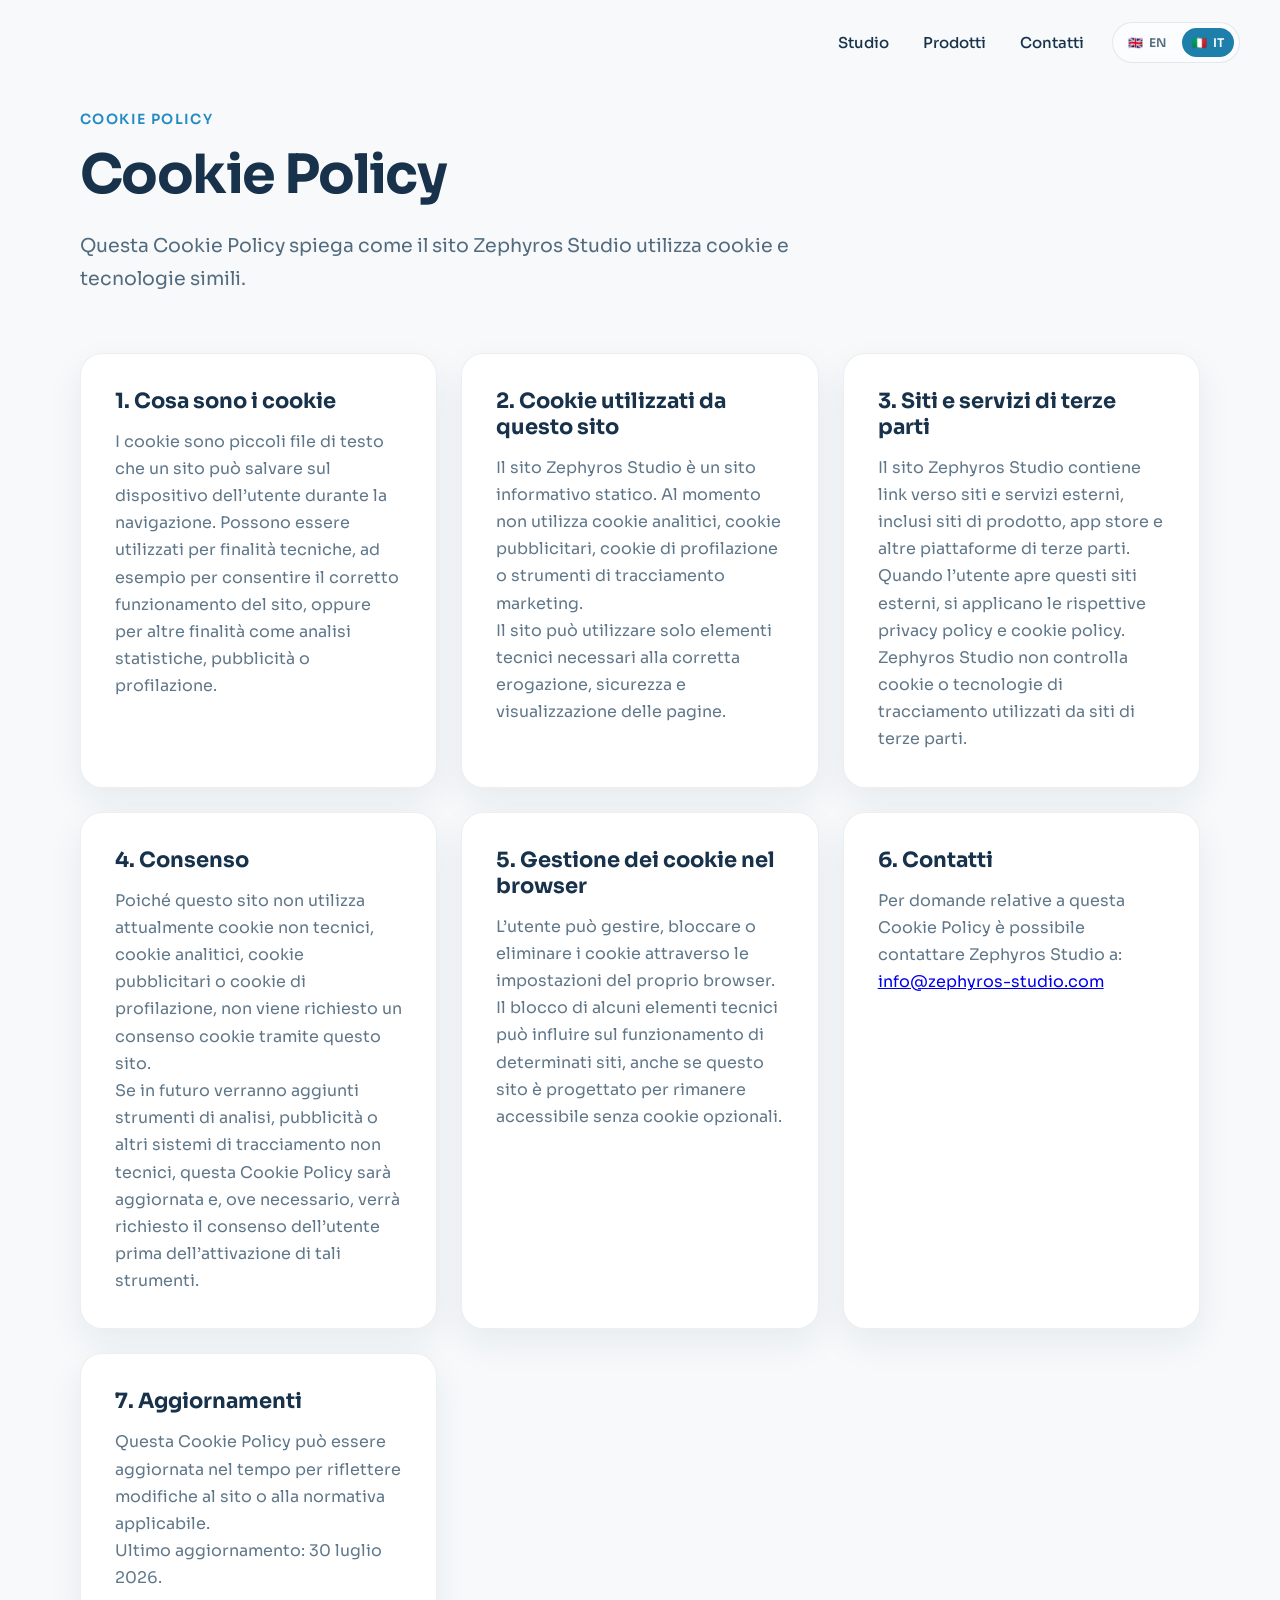
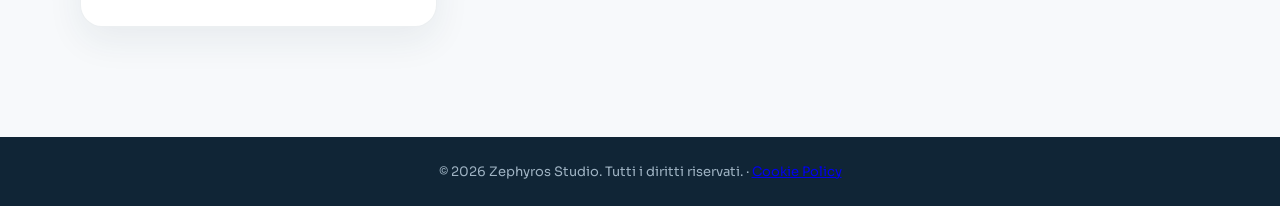
<file: it/cookie-policy/index.html>
<!DOCTYPE html>
<html lang="it">
<head>
  <meta charset="UTF-8">
  <meta name="viewport" content="width=device-width, initial-scale=1.0">

  <meta name="description" content="Cookie Policy di Zephyros Studio. Informazioni sull’uso di cookie tecnici e link esterni nel sito Zephyros Studio.">

  <meta property="og:type" content="website">
  <meta property="og:site_name" content="Zephyros Studio">
  <meta property="og:locale" content="it_IT">
  <meta property="og:title" content="Zephyros Studio | Cookie Policy">
  <meta property="og:description" content="Cookie Policy del sito Zephyros Studio.">

  <link rel="canonical" href="https://zephyros-studio.com/it/cookie-policy/">
  <link rel="alternate" hreflang="en" href="https://zephyros-studio.com/cookie-policy/">
  <link rel="alternate" hreflang="it" href="https://zephyros-studio.com/it/cookie-policy/">
  <link rel="alternate" hreflang="x-default" href="https://zephyros-studio.com/cookie-policy/">

  <title>Zephyros Studio | Cookie Policy</title>

  <link rel="icon" href="../../favicon.ico" type="image/x-icon">

  <link rel="preconnect" href="https://fonts.googleapis.com">
  <link rel="preconnect" href="https://fonts.gstatic.com" crossorigin>
  <link href="https://fonts.googleapis.com/css2?family=Sora:wght@400;500;600&display=swap" rel="stylesheet">
  <link rel="stylesheet" href="../../styles.css">
</head>

<body>
<header class="site-header">
  <div class="header-actions">
    <nav class="main-nav" aria-label="Navigazione principale">
      <a href="../index.html#studio">Studio</a>
      <a href="../index.html#products">Prodotti</a>
      <a href="../index.html#contact">Contatti</a>
    </nav>

    <div class="language-switcher" aria-label="Selezione lingua">
      <a class="language-link" href="../../cookie-policy/" lang="en">
        <span aria-hidden="true">🇬🇧</span>
        EN
      </a>

      <a class="language-link active" href="index.html" lang="it" aria-current="page">
        <span aria-hidden="true">🇮🇹</span>
        IT
      </a>
    </div>
  </div>
</header>

<main>
  <section class="studio-section">
    <div class="section-container">
      <p class="section-label">Cookie Policy</p>

      <h2>Cookie Policy</h2>

      <p class="section-intro">
        Questa Cookie Policy spiega come il sito Zephyros Studio utilizza cookie e tecnologie simili.
      </p>

      <div class="studio-grid">
        <article class="studio-card">
          <h3>1. Cosa sono i cookie</h3>
          <p>
            I cookie sono piccoli file di testo che un sito può salvare sul dispositivo dell’utente durante la navigazione.
            Possono essere utilizzati per finalità tecniche, ad esempio per consentire il corretto funzionamento del sito,
            oppure per altre finalità come analisi statistiche, pubblicità o profilazione.
          </p>
        </article>

        <article class="studio-card">
          <h3>2. Cookie utilizzati da questo sito</h3>
          <p>
            Il sito Zephyros Studio è un sito informativo statico. Al momento non utilizza cookie analitici,
            cookie pubblicitari, cookie di profilazione o strumenti di tracciamento marketing.
          </p>
          <p>
            Il sito può utilizzare solo elementi tecnici necessari alla corretta erogazione, sicurezza e visualizzazione
            delle pagine.
          </p>
        </article>

        <article class="studio-card">
          <h3>3. Siti e servizi di terze parti</h3>
          <p>
            Il sito Zephyros Studio contiene link verso siti e servizi esterni, inclusi siti di prodotto,
            app store e altre piattaforme di terze parti. Quando l’utente apre questi siti esterni, si applicano
            le rispettive privacy policy e cookie policy.
          </p>
          <p>
            Zephyros Studio non controlla cookie o tecnologie di tracciamento utilizzati da siti di terze parti.
          </p>
        </article>

        <article class="studio-card">
          <h3>4. Consenso</h3>
          <p>
            Poiché questo sito non utilizza attualmente cookie non tecnici, cookie analitici, cookie pubblicitari
            o cookie di profilazione, non viene richiesto un consenso cookie tramite questo sito.
          </p>
          <p>
            Se in futuro verranno aggiunti strumenti di analisi, pubblicità o altri sistemi di tracciamento non tecnici,
            questa Cookie Policy sarà aggiornata e, ove necessario, verrà richiesto il consenso dell’utente prima
            dell’attivazione di tali strumenti.
          </p>
        </article>

        <article class="studio-card">
          <h3>5. Gestione dei cookie nel browser</h3>
          <p>
            L’utente può gestire, bloccare o eliminare i cookie attraverso le impostazioni del proprio browser.
            Il blocco di alcuni elementi tecnici può influire sul funzionamento di determinati siti, anche se questo
            sito è progettato per rimanere accessibile senza cookie opzionali.
          </p>
        </article>

        <article class="studio-card">
          <h3>6. Contatti</h3>
          <p>
            Per domande relative a questa Cookie Policy è possibile contattare Zephyros Studio a:
          </p>
          <p>
            <a href="mailto:info@zephyros-studio.com">info@zephyros-studio.com</a>
          </p>
        </article>

        <article class="studio-card">
          <h3>7. Aggiornamenti</h3>
          <p>
            Questa Cookie Policy può essere aggiornata nel tempo per riflettere modifiche al sito o alla normativa
            applicabile.
          </p>
          <p>
            Ultimo aggiornamento: 30 luglio 2026.
          </p>
        </article>
      </div>
    </div>
  </section>
</main>

<footer class="site-footer">
  <p>
    © 2026 Zephyros Studio. Tutti i diritti riservati.
    · <a href="/it/cookie-policy/">Cookie Policy</a>
  </p>
</footer>
</body>
</html>
</file>
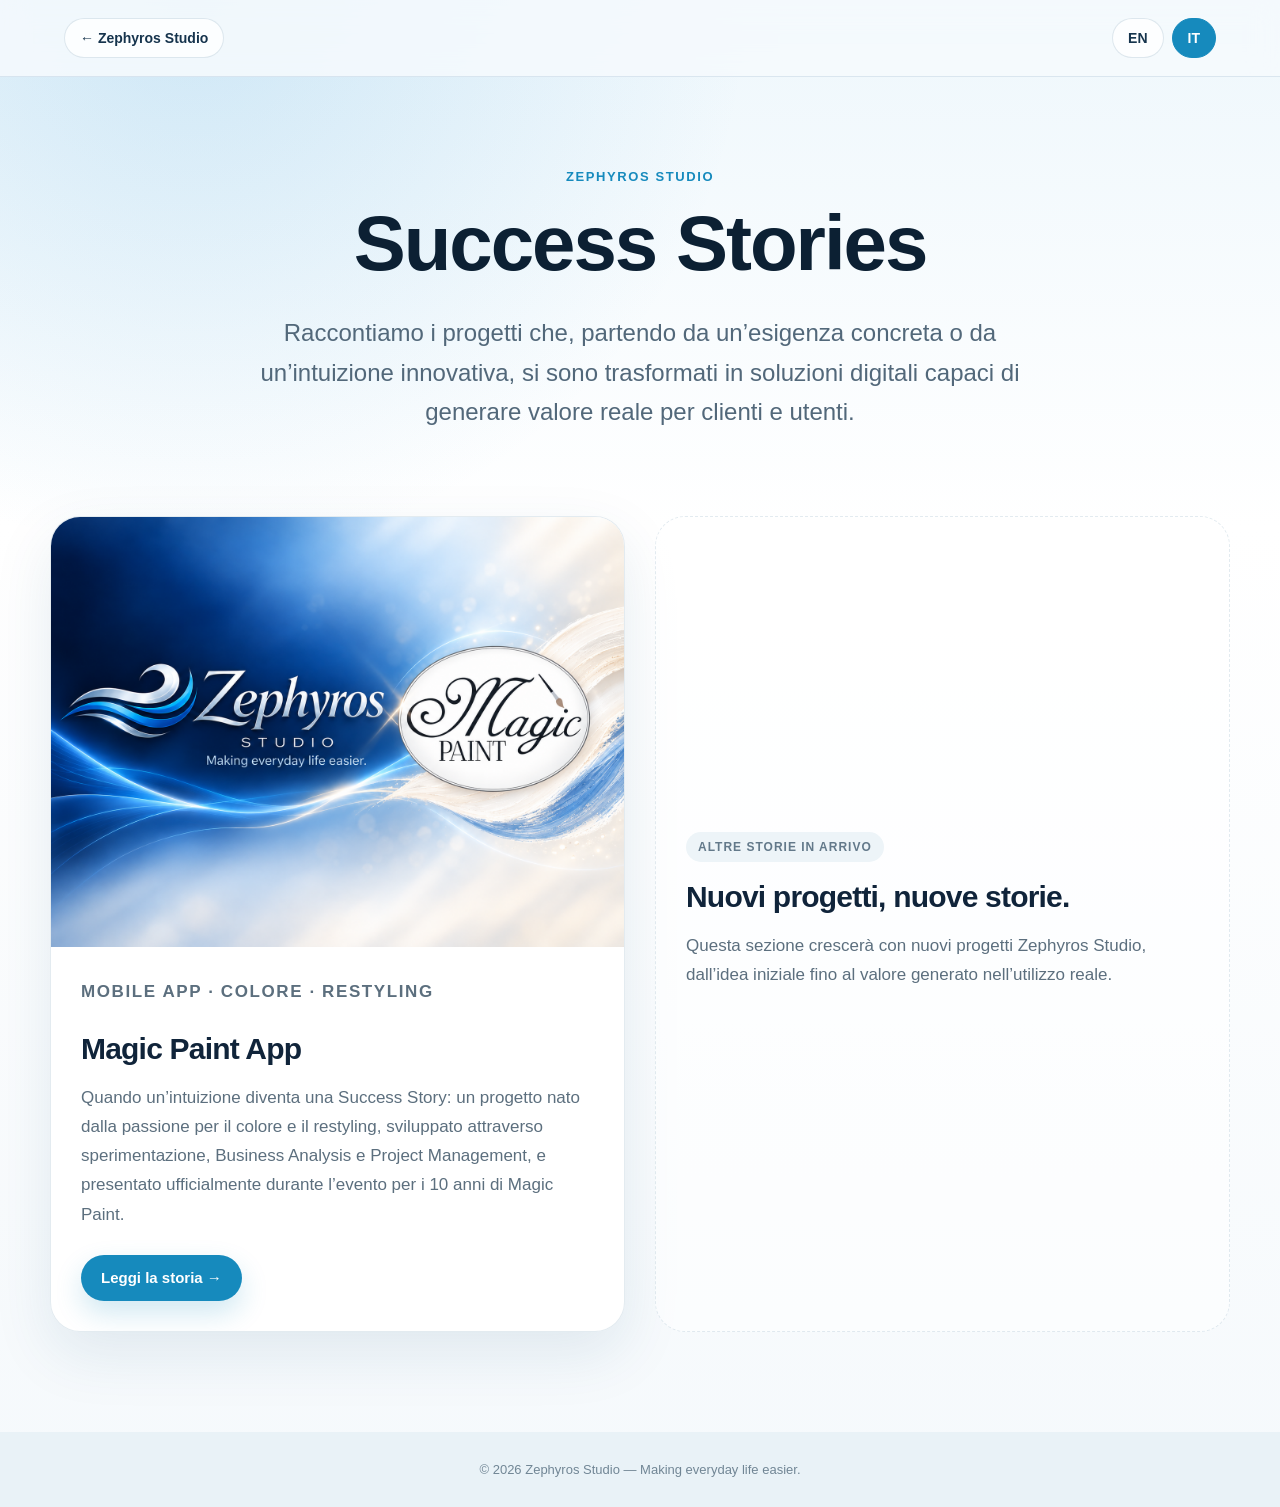
<file: it/success-stories/index.html>
<!DOCTYPE html>
<html lang="it">
<head>
  <meta charset="UTF-8">
  <meta name="viewport" content="width=device-width, initial-scale=1.0">
  <title>Success Stories — Zephyros Studio</title>
  <meta name="description" content="Le Success Stories di Zephyros Studio: progetti digitali che trasformano idee, competenze e tecnologia in valore reale.">
  <link rel="icon" href="../../favicon.ico" type="image/x-icon">
  <link rel="stylesheet" href="../../success-stories/success-stories.css">
</head>
<body>
  <header class="site-header">
    <a class="back-link" href="../index.html">← Zephyros Studio</a>
    <nav class="lang-switch" aria-label="Lingua">
      <a class="lang-link" href="../../success-stories/index.html">EN</a>
      <a class="lang-link active" href="index.html">IT</a>
    </nav>
  </header>

  <main class="page-shell">
    <section class="index-hero">
      <p class="eyebrow">Zephyros Studio</p>
      <h1>Success Stories</h1>
      <p class="index-lead">
        Raccontiamo i progetti che, partendo da un’esigenza concreta o da un’intuizione innovativa,
        si sono trasformati in soluzioni digitali capaci di generare valore reale per clienti e utenti.
      </p>
    </section>

    <section class="stories-grid" aria-label="Success Stories">
      <article class="story-card">
        <img class="story-card-image" src="../../images/success-stories/magic-paint/cover.png" alt="Zephyros Studio e Magic Paint">
        <div class="story-card-body">
          <p class="eyebrow">Mobile App · Colore · Restyling</p>
          <h2>Magic Paint App</h2>
          <p>
            Quando un’intuizione diventa una Success Story: un progetto nato dalla passione per il colore e il restyling,
            sviluppato attraverso sperimentazione, Business Analysis e Project Management, e presentato ufficialmente
            durante l’evento per i 10 anni di Magic Paint.
          </p>
          <a class="story-link" href="magic-paint/index.html">Leggi la storia →</a>
        </div>
      </article>

      <article class="story-card coming-card">
        <div class="story-card-body">
          <span class="coming-label">Altre storie in arrivo</span>
          <h2>Nuovi progetti, nuove storie.</h2>
          <p>
            Questa sezione crescerà con nuovi progetti Zephyros Studio, dall’idea iniziale fino al valore generato nell’utilizzo reale.
          </p>
        </div>
      </article>
    </section>
  </main>

  <footer class="site-footer">
    <p>© 2026 Zephyros Studio — Making everyday life easier.</p>
  </footer>
</body>
</html>
</file>
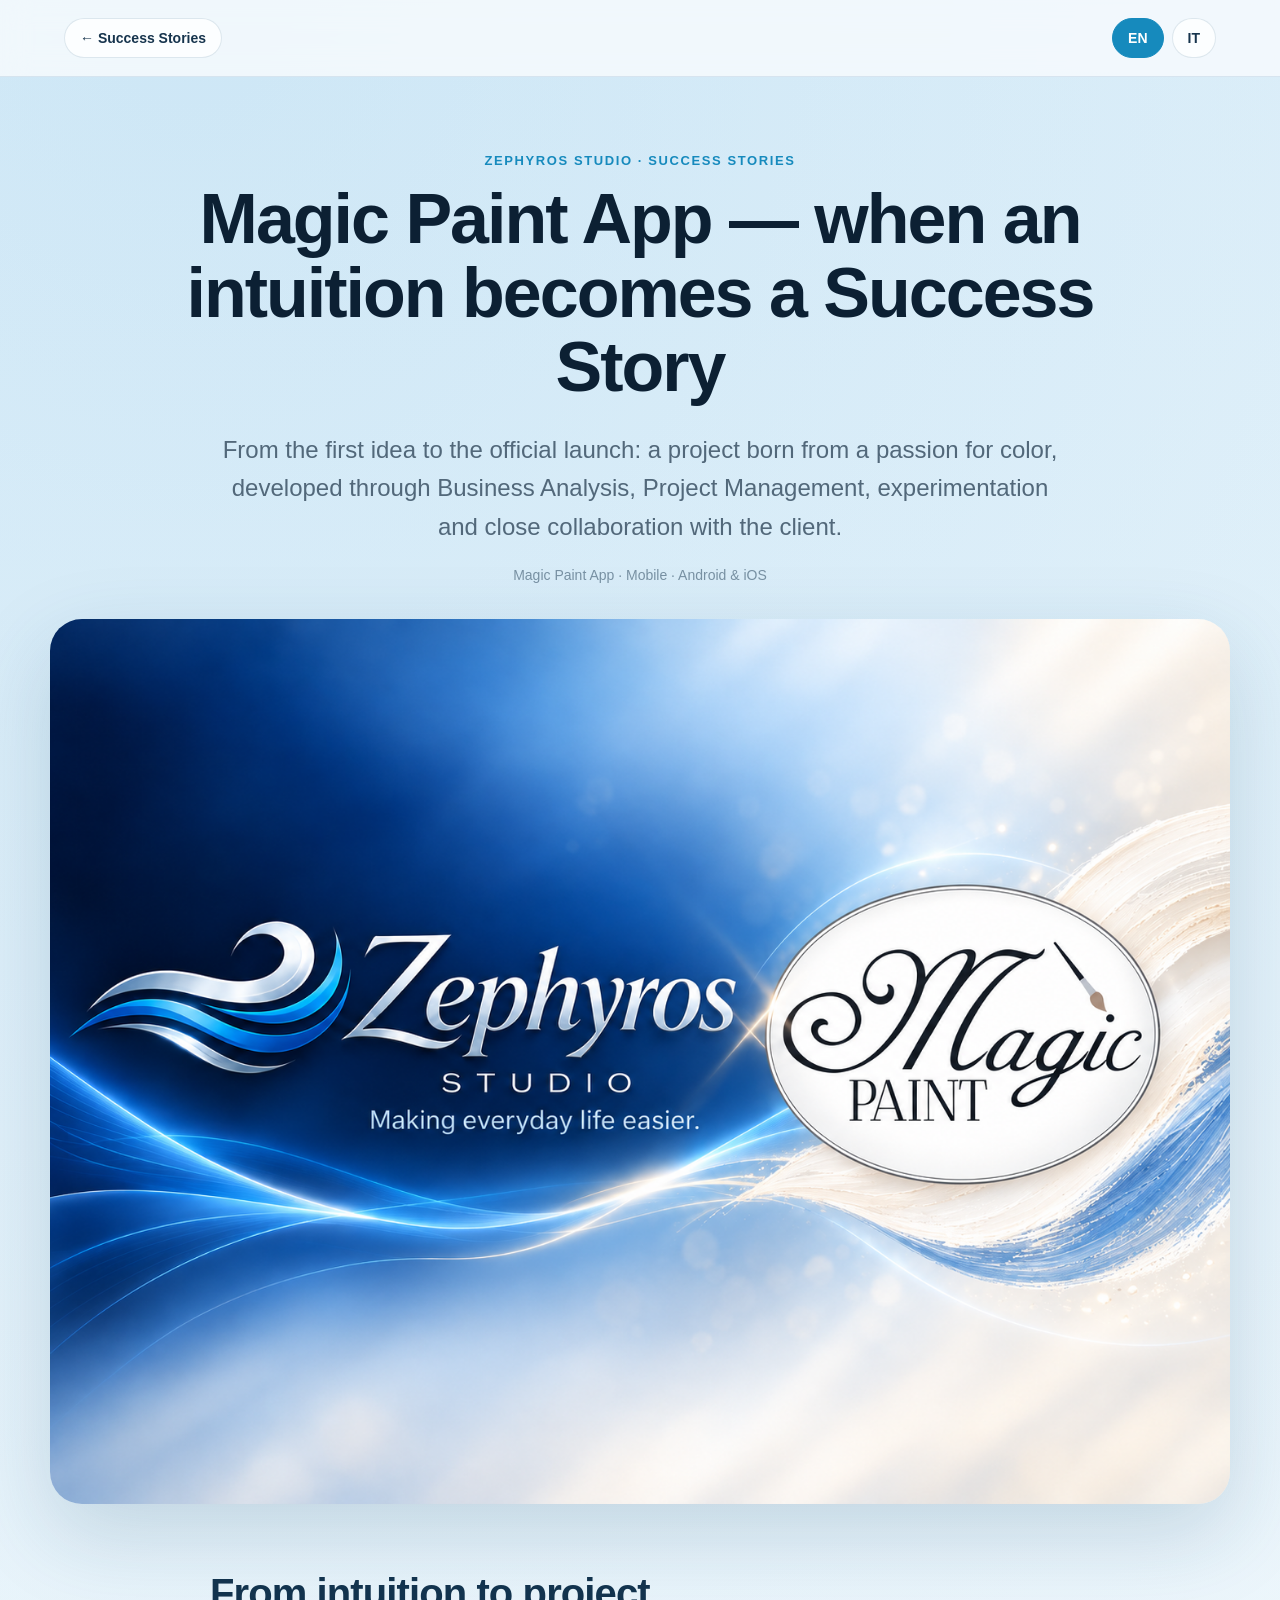
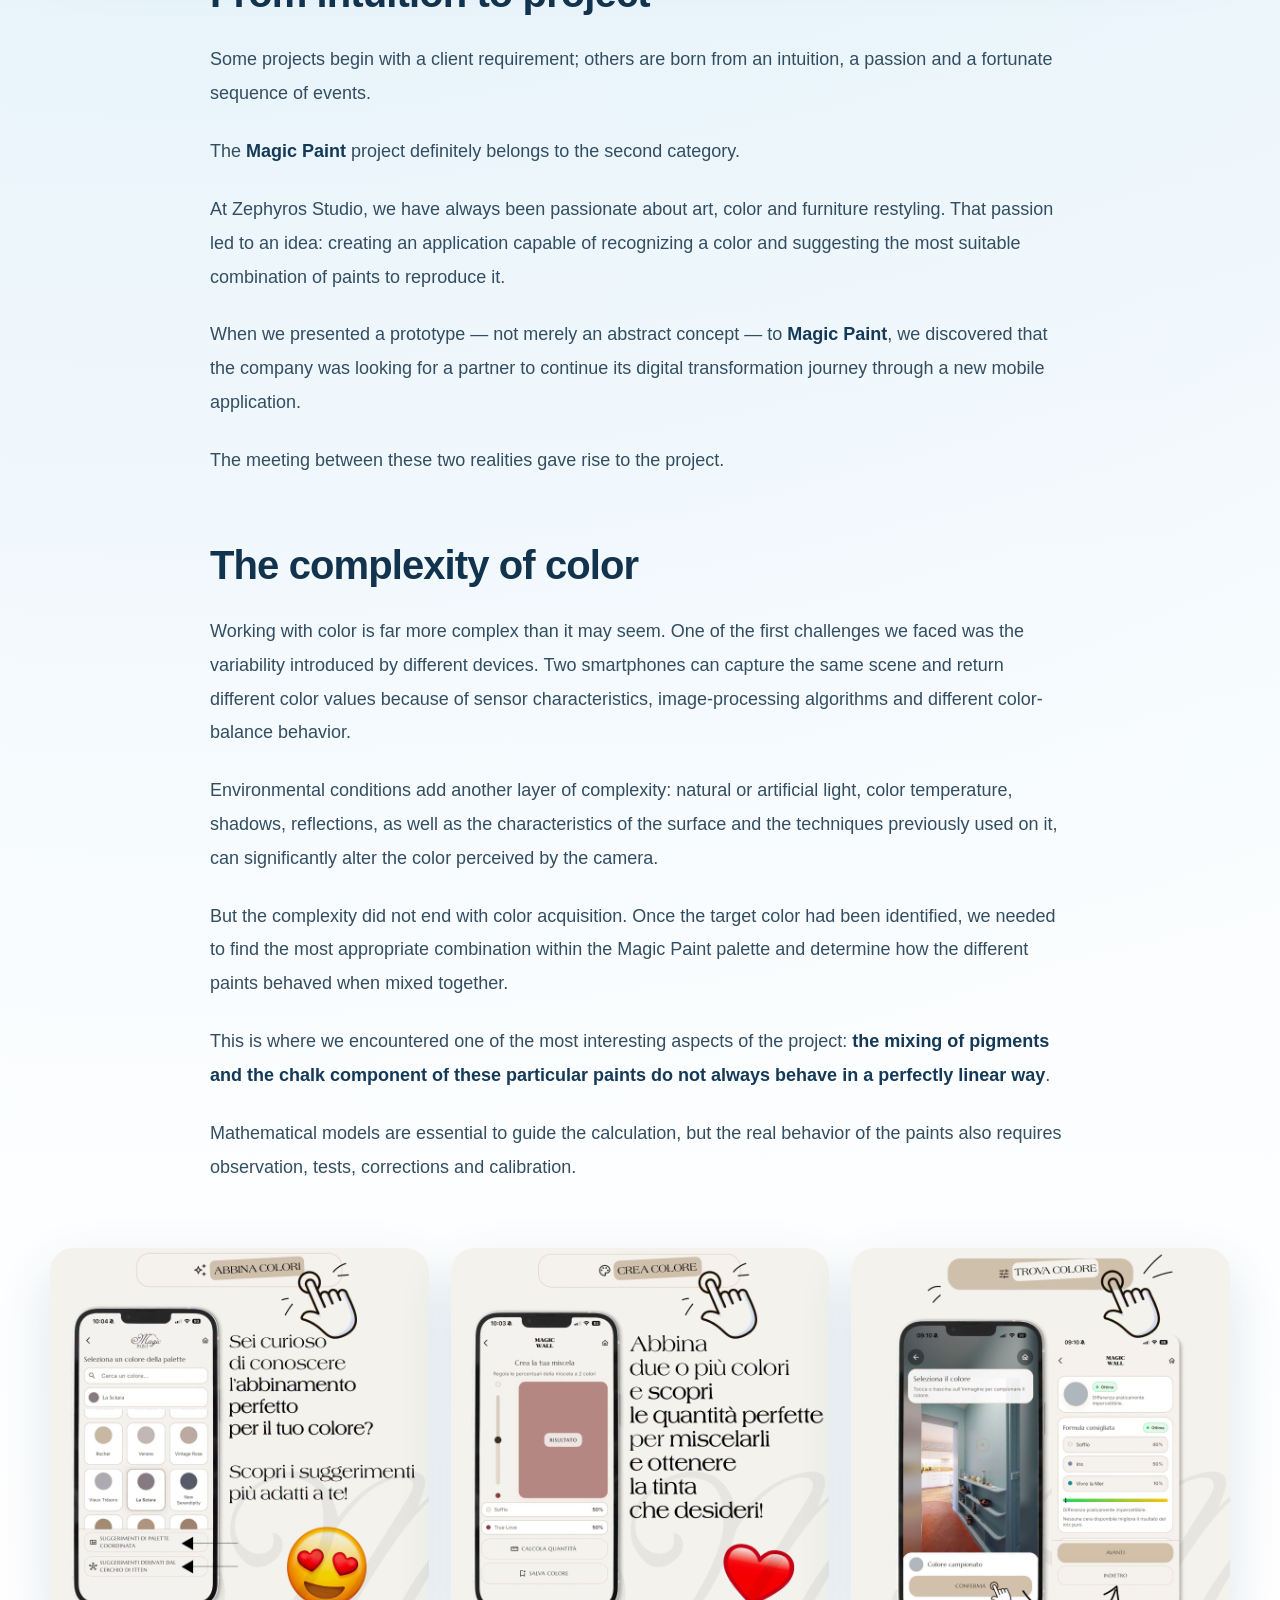
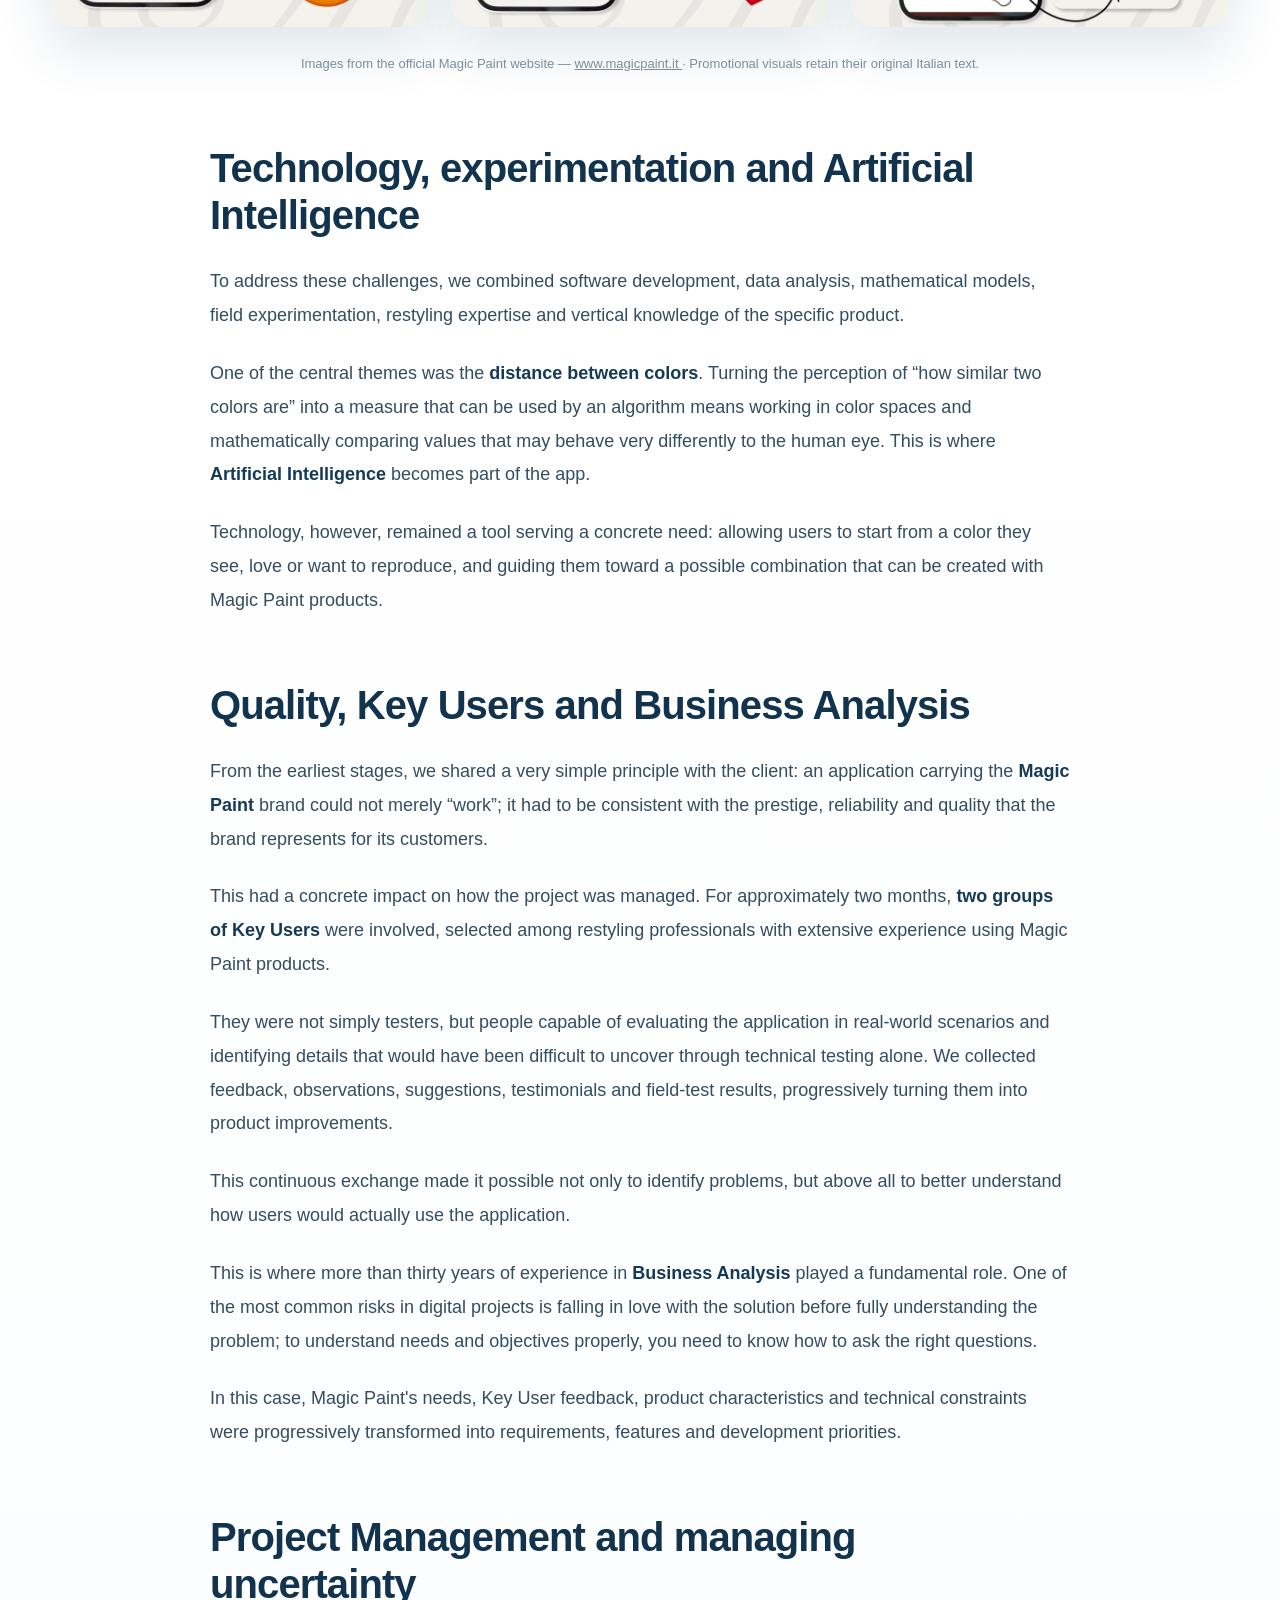
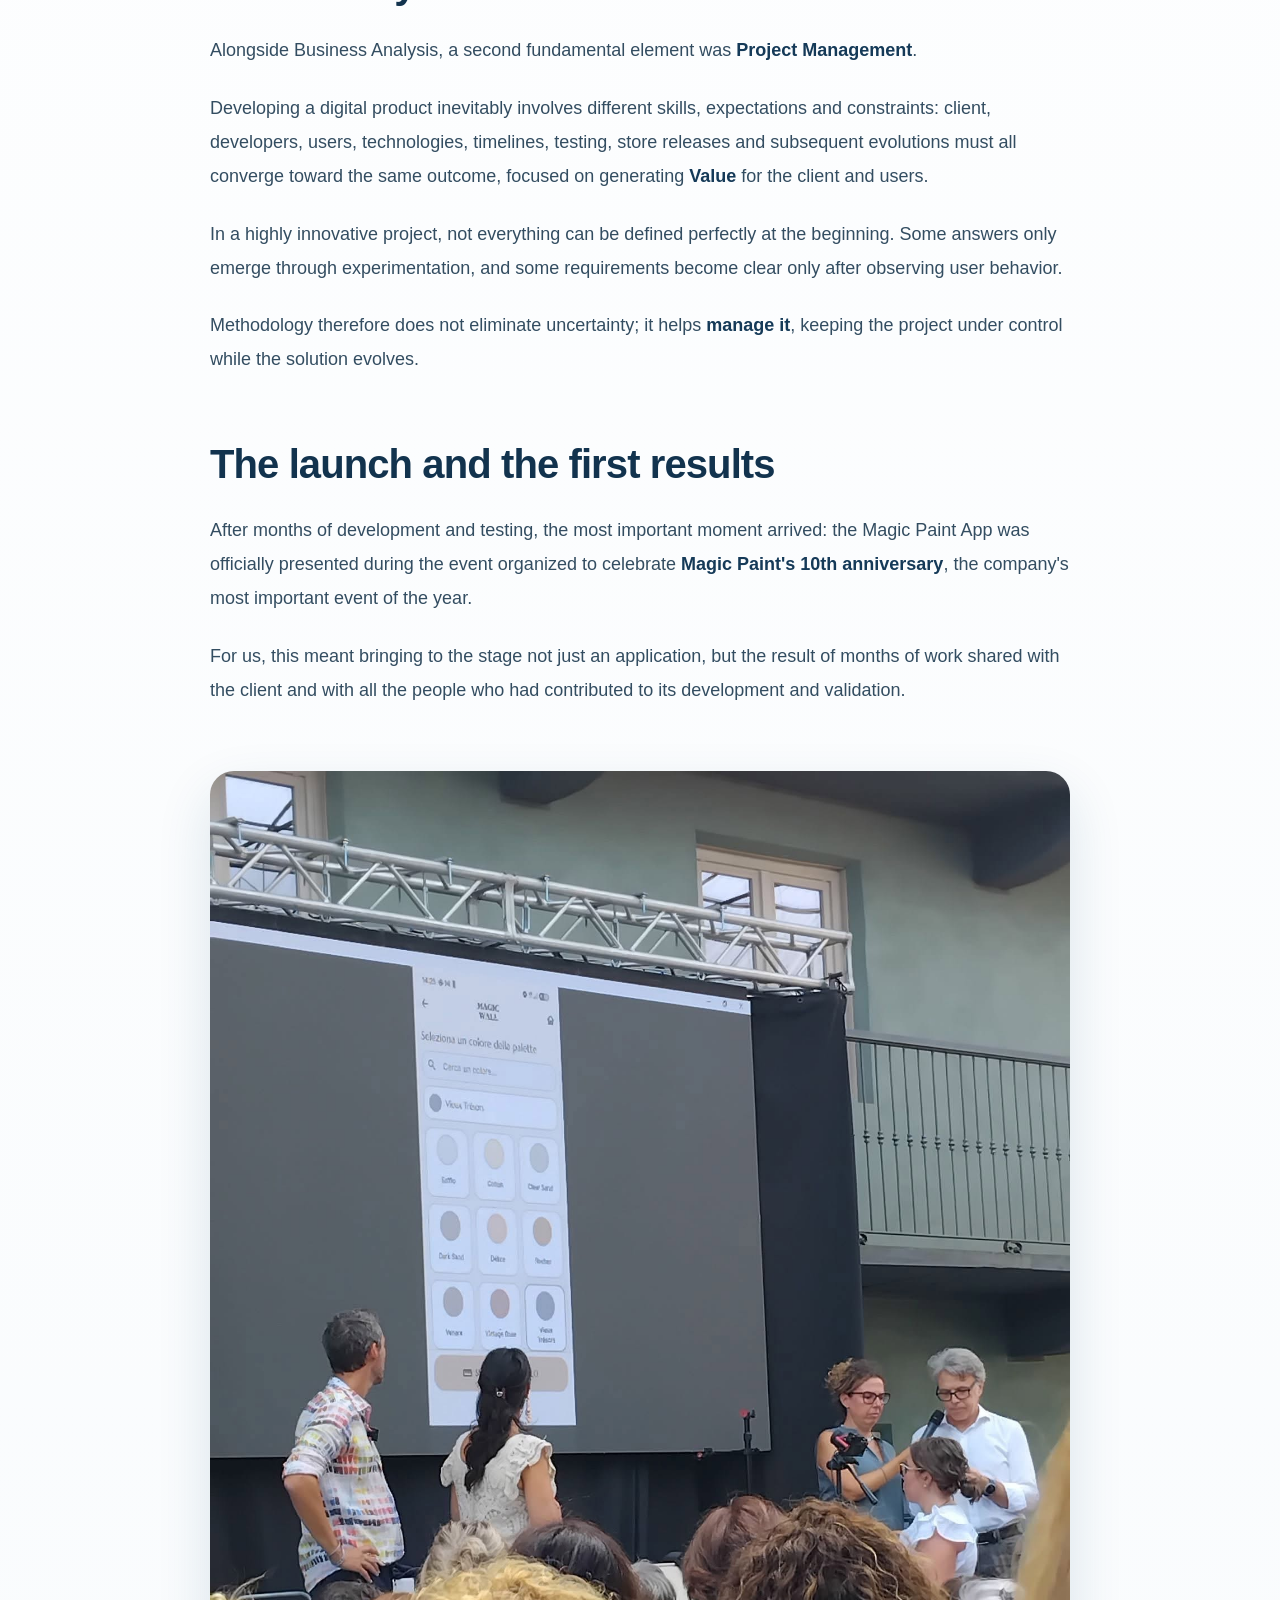
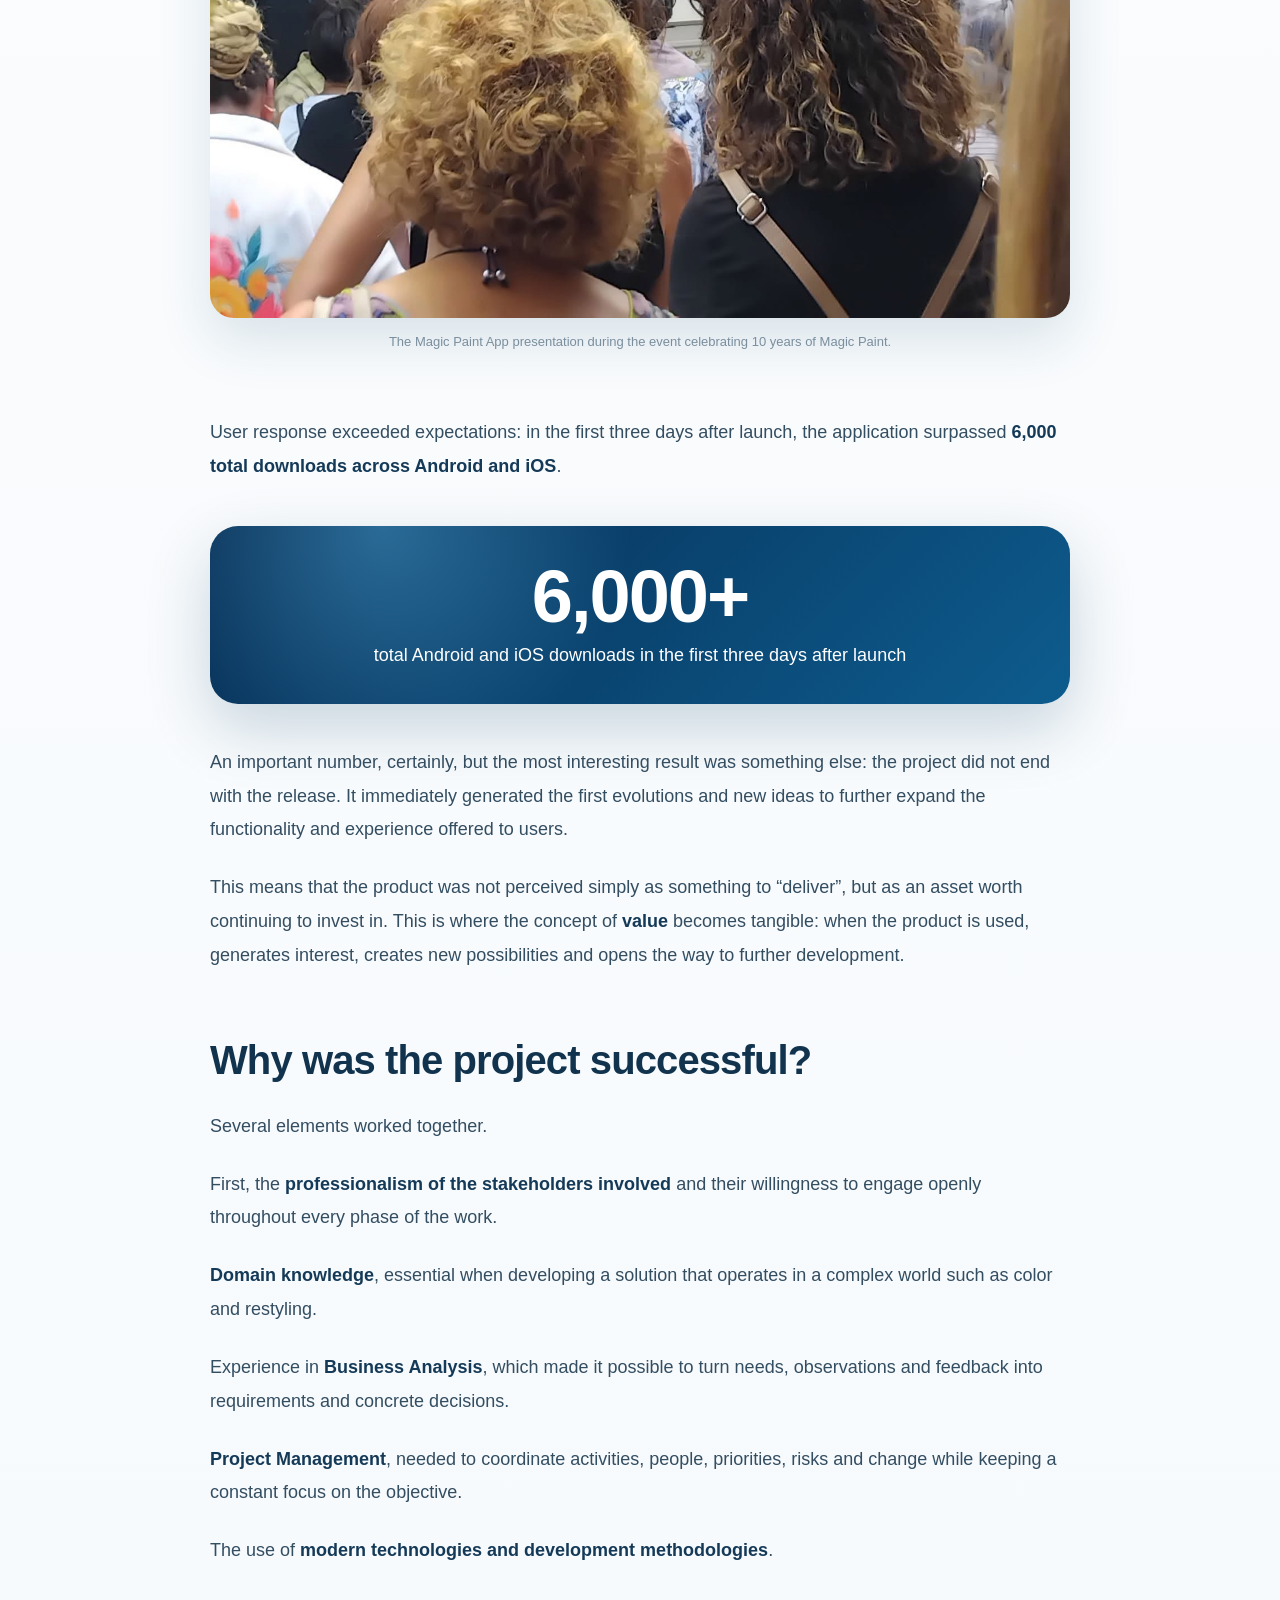
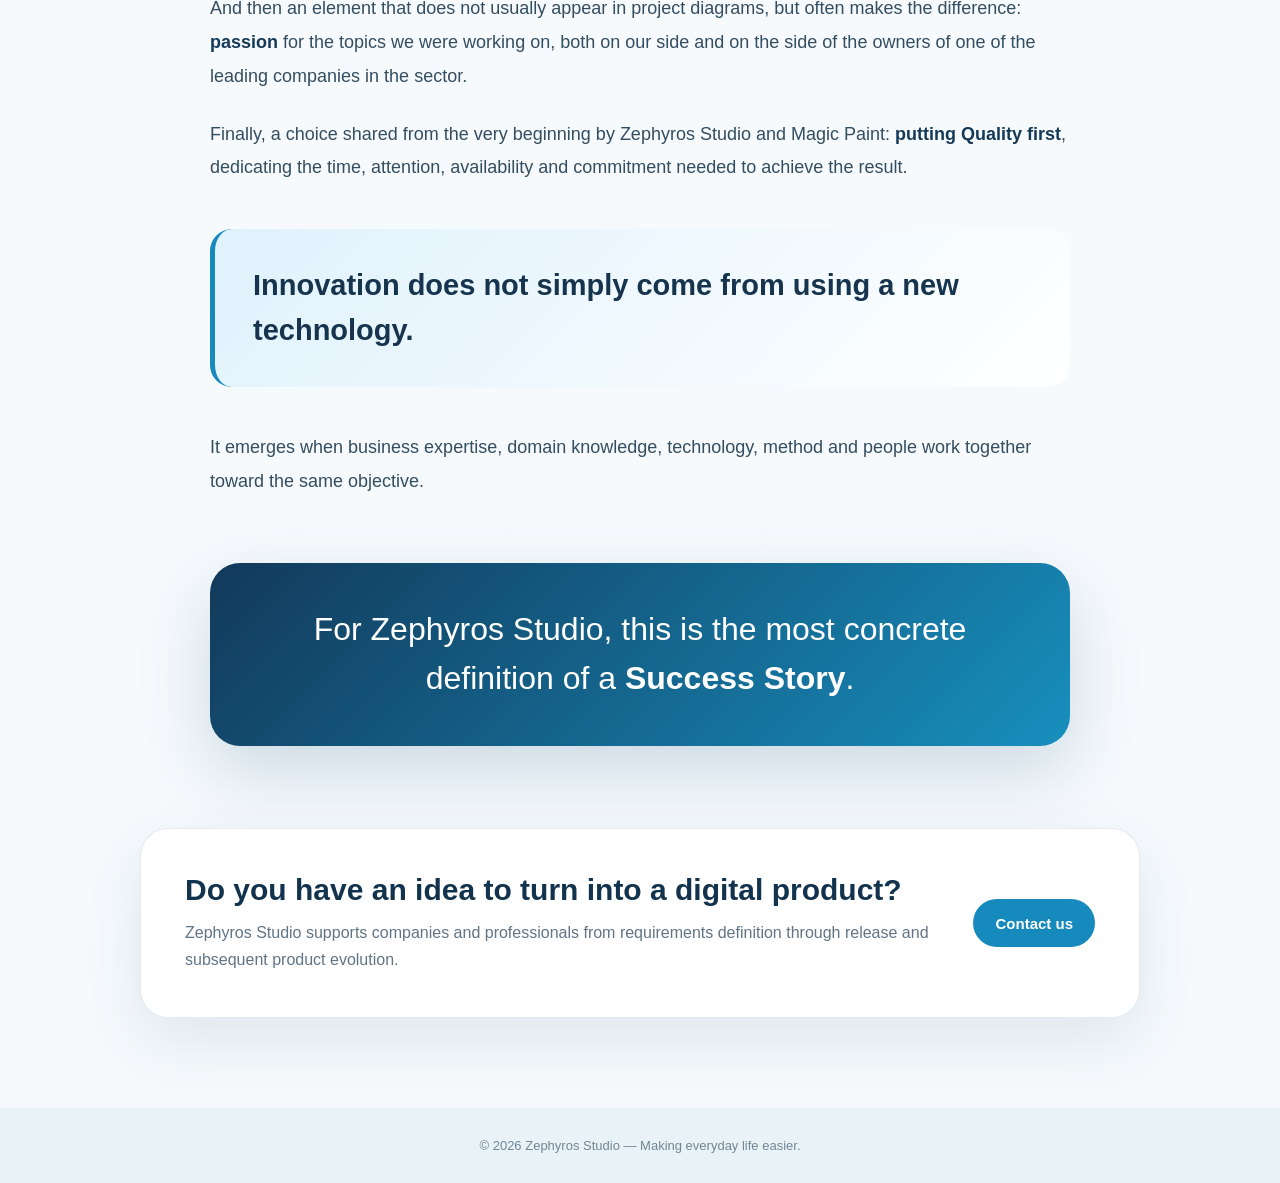
<file: success-stories/magic-paint/index.html>
<!DOCTYPE html>
<html lang="en">
<head>
  <meta charset="UTF-8">
  <meta name="viewport" content="width=device-width, initial-scale=1.0">
  <title>Magic Paint App — when an intuition becomes a Success Story | Zephyros Studio</title>
  <meta name="description" content="The story behind the Magic Paint App: color, experimentation, Business Analysis, Project Management and more than 6,000 downloads in the first three days.">
  <meta property="og:title" content="Magic Paint App — when an intuition becomes a Success Story">
  <meta property="og:description" content="From the first idea to launch: the Magic Paint project, told by Zephyros Studio.">
  <meta property="og:image" content="https://zephyros-studio.com/images/success-stories/magic-paint/cover.png">
  <meta property="og:url" content="https://zephyros-studio.com/success-stories/magic-paint/">
  <meta property="og:type" content="article">
  <link rel="icon" href="../../favicon.ico" type="image/x-icon">
  <link rel="stylesheet" href="../success-stories.css">
</head>
<body>
  <header class="site-header">
    <a class="back-link" href="../index.html">← Success Stories</a>
    <nav class="lang-switch" aria-label="Language">
      <a class="lang-link active" href="index.html">EN</a>
      <a class="lang-link" href="../../it/success-stories/magic-paint/index.html">IT</a>
    </nav>
  </header>

  <main>
    <header class="article-header">
      <p class="eyebrow">Zephyros Studio · Success Stories</p>
      <h1>Magic Paint App — when an intuition becomes a Success Story</h1>
      <p class="article-lead">
        From the first idea to the official launch: a project born from a passion for color,
        developed through Business Analysis, Project Management, experimentation and close collaboration with the client.
      </p>
      <p class="article-meta">Magic Paint App · Mobile · Android &amp; iOS</p>
    </header>

    <figure class="hero-cover">
      <img src="../../images/success-stories/magic-paint/cover.png" alt="Zephyros Studio and Magic Paint collaboration">
    </figure>

    <div class="article-layout">
      <section class="article-section">
        <h2>From intuition to project</h2>
        <p>Some projects begin with a client requirement; others are born from an intuition, a passion and a fortunate sequence of events.</p>
        <p>The <strong>Magic Paint</strong> project definitely belongs to the second category.</p>
        <p>At Zephyros Studio, we have always been passionate about art, color and furniture restyling. That passion led to an idea: creating an application capable of recognizing a color and suggesting the most suitable combination of paints to reproduce it.</p>
        <p>When we presented a prototype — not merely an abstract concept — to <strong>Magic Paint</strong>, we discovered that the company was looking for a partner to continue its digital transformation journey through a new mobile application.</p>
        <p>The meeting between these two realities gave rise to the project.</p>
      </section>

      <section class="article-section">
        <h2>The complexity of color</h2>
        <p>Working with color is far more complex than it may seem. One of the first challenges we faced was the variability introduced by different devices. Two smartphones can capture the same scene and return different color values because of sensor characteristics, image-processing algorithms and different color-balance behavior.</p>
        <p>Environmental conditions add another layer of complexity: natural or artificial light, color temperature, shadows, reflections, as well as the characteristics of the surface and the techniques previously used on it, can significantly alter the color perceived by the camera.</p>
        <p>But the complexity did not end with color acquisition. Once the target color had been identified, we needed to find the most appropriate combination within the Magic Paint palette and determine how the different paints behaved when mixed together.</p>
        <p>This is where we encountered one of the most interesting aspects of the project: <strong>the mixing of pigments and the chalk component of these particular paints do not always behave in a perfectly linear way</strong>.</p>
        <p>Mathematical models are essential to guide the calculation, but the real behavior of the paints also requires observation, tests, corrections and calibration.</p>
      </section>
    </div>

    <section class="feature-gallery" aria-label="Magic Paint App features">
      <figure><img src="../../images/success-stories/magic-paint/abbina-colori.jpg" alt="Magic Paint App color matching feature"></figure>
      <figure><img src="../../images/success-stories/magic-paint/crea-colore.jpg" alt="Magic Paint App color creation feature"></figure>
      <figure><img src="../../images/success-stories/magic-paint/trova-colore.jpg" alt="Magic Paint App color finder feature"></figure>
    </section>
    <p class="gallery-note">
  Images from the official Magic Paint website —
  <a href="https://www.magicpaint.it/" target="_blank" rel="noopener noreferrer">
    www.magicpaint.it
  </a>
  · Promotional visuals retain their original Italian text.
</p>

    <div class="article-layout">
      <section class="article-section">
        <h2>Technology, experimentation and Artificial Intelligence</h2>
        <p>To address these challenges, we combined software development, data analysis, mathematical models, field experimentation, restyling expertise and vertical knowledge of the specific product.</p>
        <p>One of the central themes was the <strong>distance between colors</strong>. Turning the perception of “how similar two colors are” into a measure that can be used by an algorithm means working in color spaces and mathematically comparing values that may behave very differently to the human eye. This is where <strong>Artificial Intelligence</strong> becomes part of the app.</p>
        <p>Technology, however, remained a tool serving a concrete need: allowing users to start from a color they see, love or want to reproduce, and guiding them toward a possible combination that can be created with Magic Paint products.</p>
      </section>

      <section class="article-section">
        <h2>Quality, Key Users and Business Analysis</h2>
        <p>From the earliest stages, we shared a very simple principle with the client: an application carrying the <strong>Magic Paint</strong> brand could not merely “work”; it had to be consistent with the prestige, reliability and quality that the brand represents for its customers.</p>
        <p>This had a concrete impact on how the project was managed. For approximately two months, <strong>two groups of Key Users</strong> were involved, selected among restyling professionals with extensive experience using Magic Paint products.</p>
        <p>They were not simply testers, but people capable of evaluating the application in real-world scenarios and identifying details that would have been difficult to uncover through technical testing alone. We collected feedback, observations, suggestions, testimonials and field-test results, progressively turning them into product improvements.</p>
        <p>This continuous exchange made it possible not only to identify problems, but above all to better understand how users would actually use the application.</p>
        <p>This is where more than thirty years of experience in <strong>Business Analysis</strong> played a fundamental role. One of the most common risks in digital projects is falling in love with the solution before fully understanding the problem; to understand needs and objectives properly, you need to know how to ask the right questions.</p>
        <p>In this case, Magic Paint's needs, Key User feedback, product characteristics and technical constraints were progressively transformed into requirements, features and development priorities.</p>
      </section>

      <section class="article-section">
        <h2>Project Management and managing uncertainty</h2>
        <p>Alongside Business Analysis, a second fundamental element was <strong>Project Management</strong>.</p>
        <p>Developing a digital product inevitably involves different skills, expectations and constraints: client, developers, users, technologies, timelines, testing, store releases and subsequent evolutions must all converge toward the same outcome, focused on generating <strong>Value</strong> for the client and users.</p>
        <p>In a highly innovative project, not everything can be defined perfectly at the beginning. Some answers only emerge through experimentation, and some requirements become clear only after observing user behavior.</p>
        <p>Methodology therefore does not eliminate uncertainty; it helps <strong>manage it</strong>, keeping the project under control while the solution evolves.</p>
      </section>

      <section class="article-section">
        <h2>The launch and the first results</h2>
        <p>After months of development and testing, the most important moment arrived: the Magic Paint App was officially presented during the event organized to celebrate <strong>Magic Paint's 10th anniversary</strong>, the company's most important event of the year.</p>
        <p>For us, this meant bringing to the stage not just an application, but the result of months of work shared with the client and with all the people who had contributed to its development and validation.</p>
      </section>
    </div>

    <figure class="event-figure">
      <img src="../../images/success-stories/magic-paint/evento-lancio.jpg" alt="Magic Paint App presentation during the Magic Paint 10th anniversary event">
      <figcaption>The Magic Paint App presentation during the event celebrating 10 years of Magic Paint.</figcaption>
    </figure>

    <div class="article-layout">
      <section class="article-section">
        <p>User response exceeded expectations: in the first three days after launch, the application surpassed <strong>6,000 total downloads across Android and iOS</strong>.</p>

        <div class="metric-callout">
          <span class="metric-number">6,000+</span>
          <span class="metric-caption">total Android and iOS downloads in the first three days after launch</span>
        </div>

        <p>An important number, certainly, but the most interesting result was something else: the project did not end with the release. It immediately generated the first evolutions and new ideas to further expand the functionality and experience offered to users.</p>
        <p>This means that the product was not perceived simply as something to “deliver”, but as an asset worth continuing to invest in. This is where the concept of <strong>value</strong> becomes tangible: when the product is used, generates interest, creates new possibilities and opens the way to further development.</p>
      </section>

      <section class="article-section">
        <h2>Why was the project successful?</h2>
        <p>Several elements worked together.</p>
        <p>First, the <strong>professionalism of the stakeholders involved</strong> and their willingness to engage openly throughout every phase of the work.</p>
        <p><strong>Domain knowledge</strong>, essential when developing a solution that operates in a complex world such as color and restyling.</p>
        <p>Experience in <strong>Business Analysis</strong>, which made it possible to turn needs, observations and feedback into requirements and concrete decisions.</p>
        <p><strong>Project Management</strong>, needed to coordinate activities, people, priorities, risks and change while keeping a constant focus on the objective.</p>
        <p>The use of <strong>modern technologies and development methodologies</strong>.</p>
        <p>And then an element that does not usually appear in project diagrams, but often makes the difference: <strong>passion</strong> for the topics we were working on, both on our side and on the side of the owners of one of the leading companies in the sector.</p>
        <p>Finally, a choice shared from the very beginning by Zephyros Studio and Magic Paint: <strong>putting Quality first</strong>, dedicating the time, attention, availability and commitment needed to achieve the result.</p>

        <blockquote class="pull-quote">
          Innovation does not simply come from using a new technology.
        </blockquote>

        <p>It emerges when business expertise, domain knowledge, technology, method and people work together toward the same objective.</p>
      </section>

      <div class="final-statement">
        <p>For Zephyros Studio, this is the most concrete definition of a <strong>Success Story</strong>.</p>
      </div>
    </div>

    <aside class="article-cta">
      <div>
        <h2>Do you have an idea to turn into a digital product?</h2>
        <p>Zephyros Studio supports companies and professionals from requirements definition through release and subsequent product evolution.</p>
      </div>
      <a class="cta-button" href="../../index.html#contact">Contact us</a>
    </aside>
  </main>

  <footer class="site-footer">
    <p>© 2026 Zephyros Studio — Making everyday life easier.</p>
  </footer>
</body>
</html>
</file>
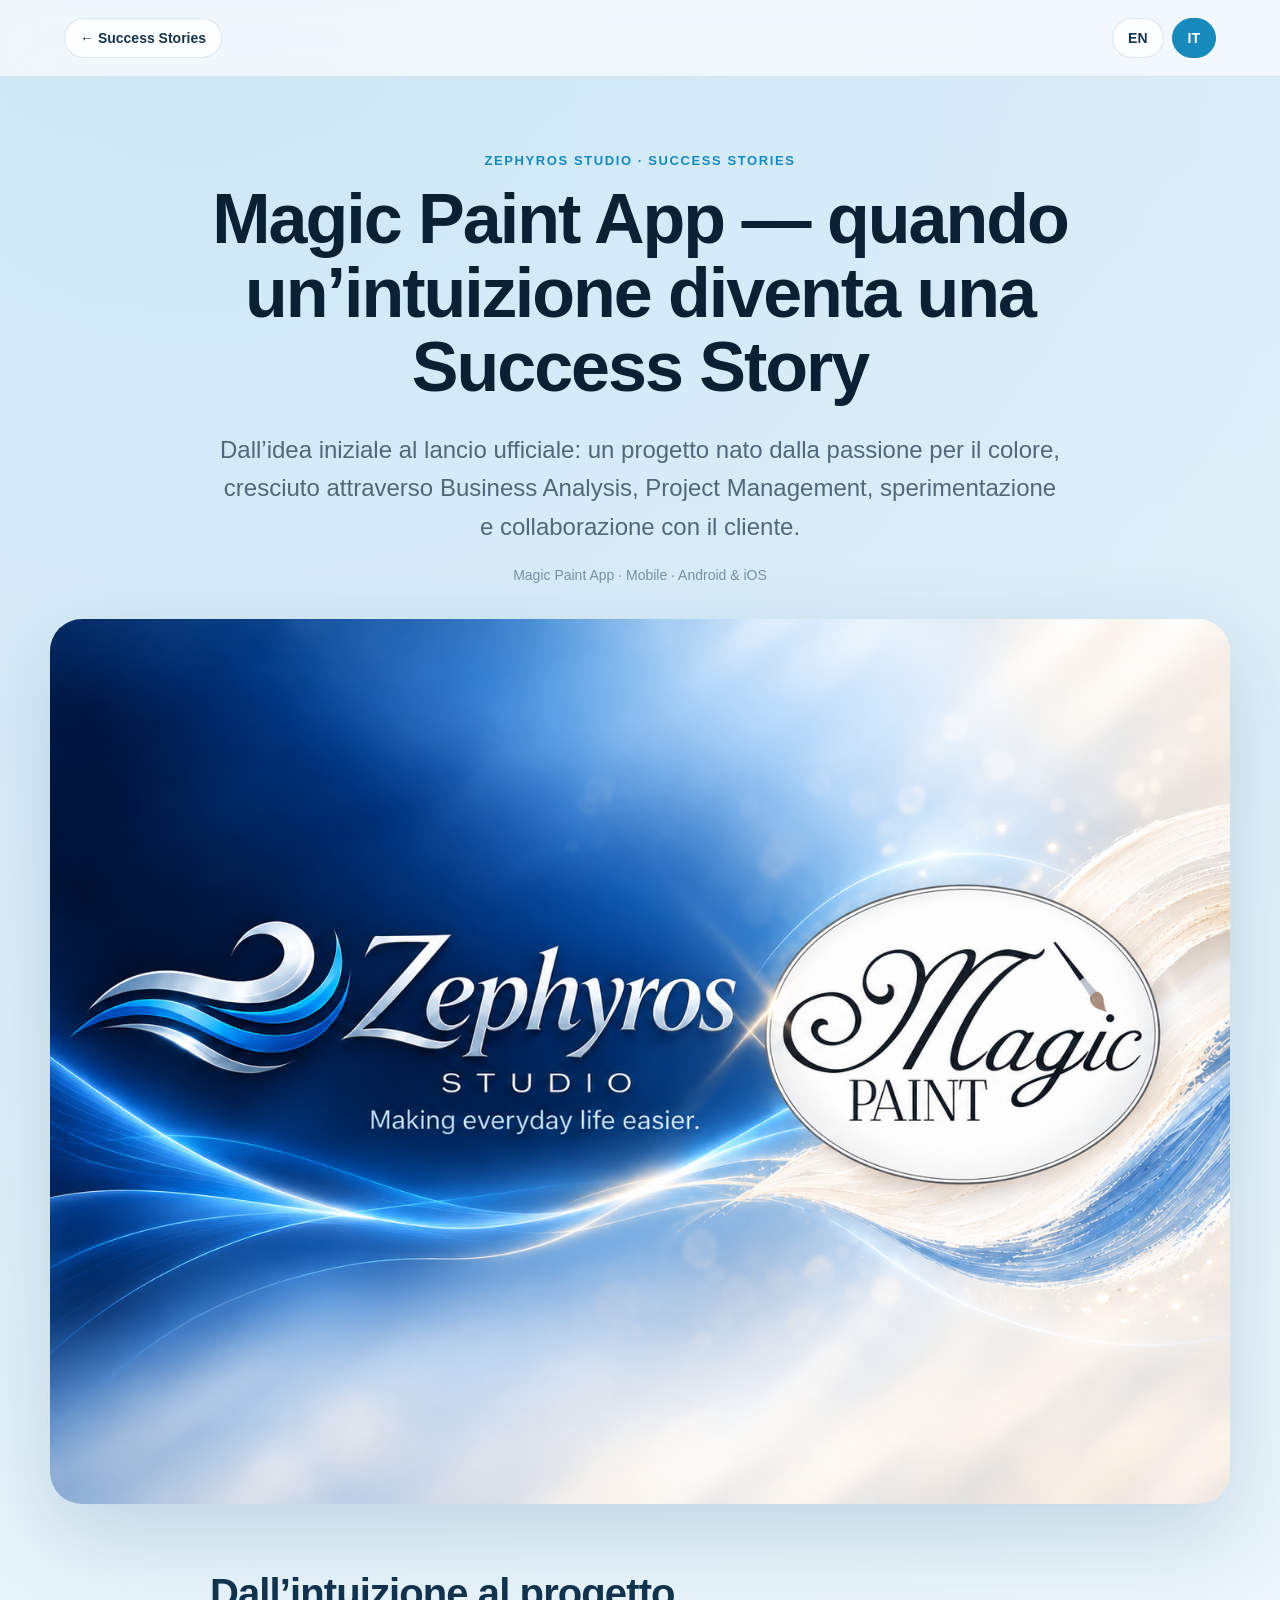
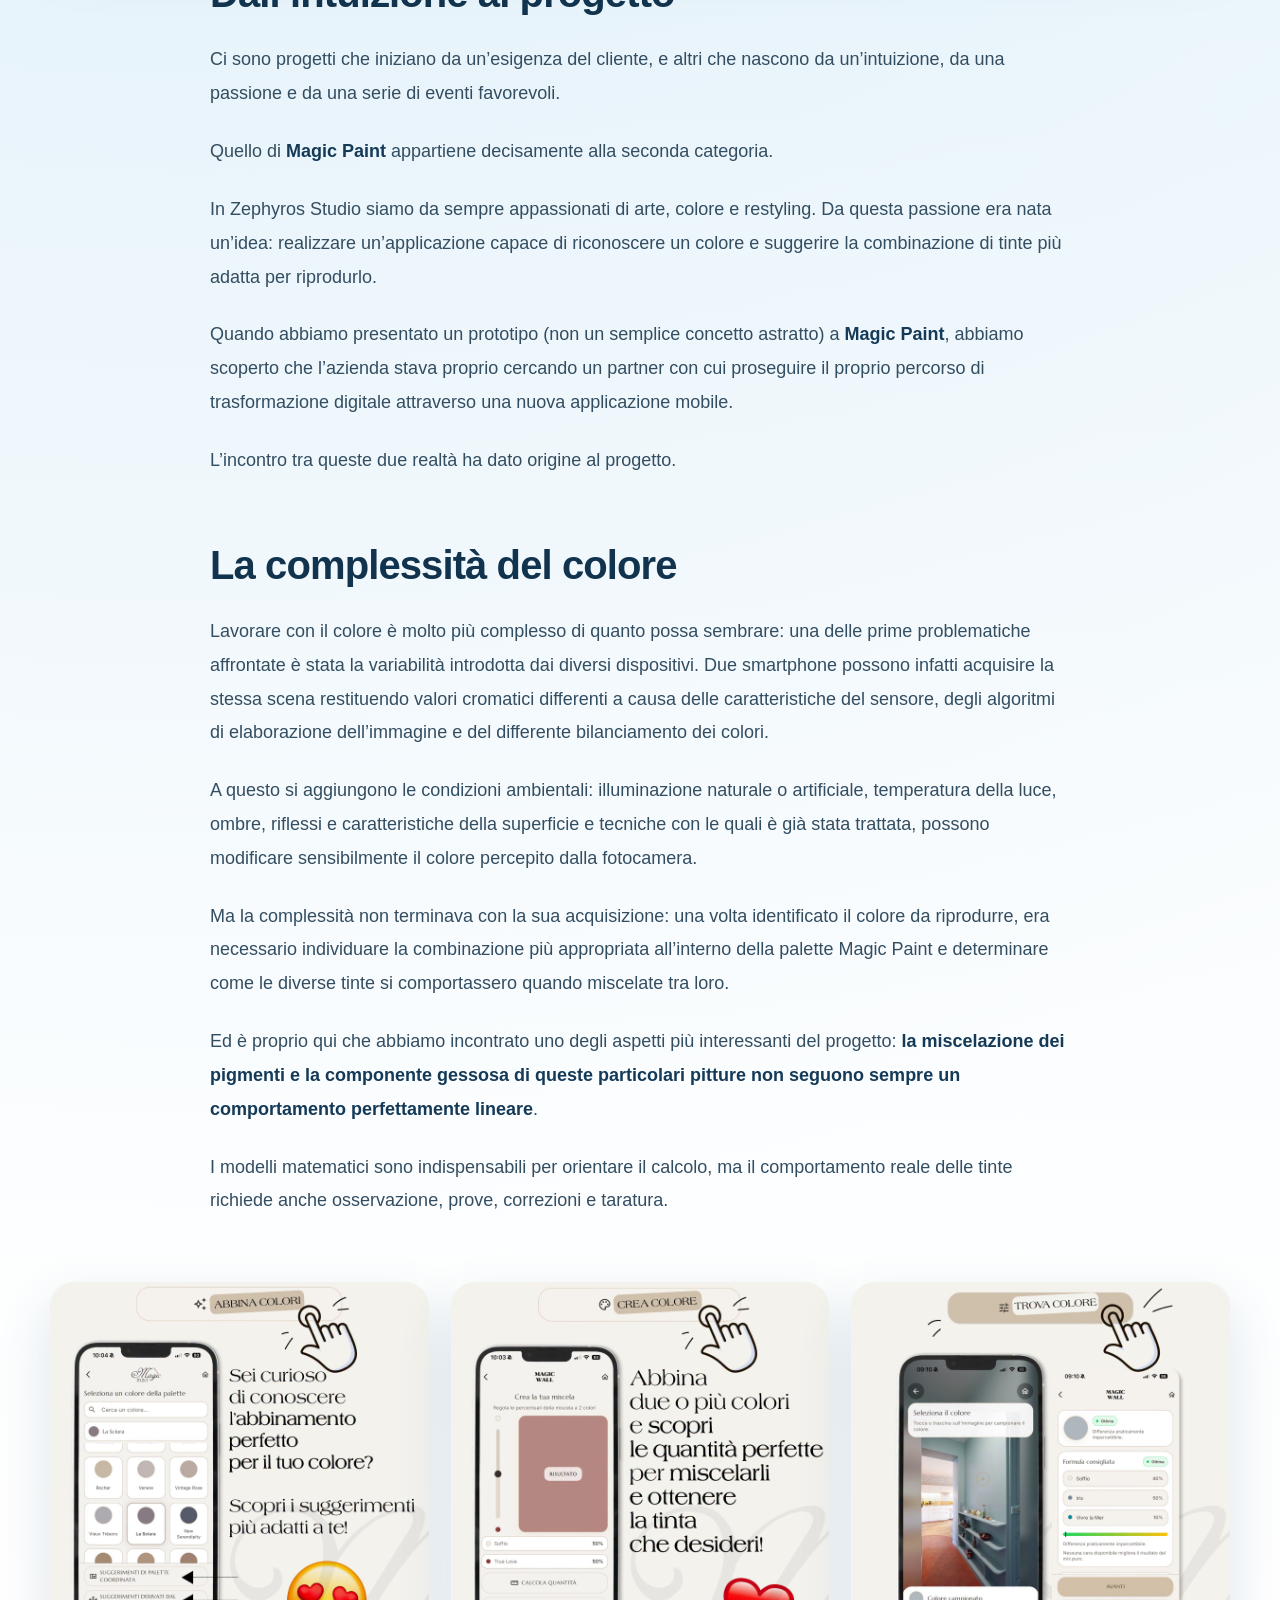
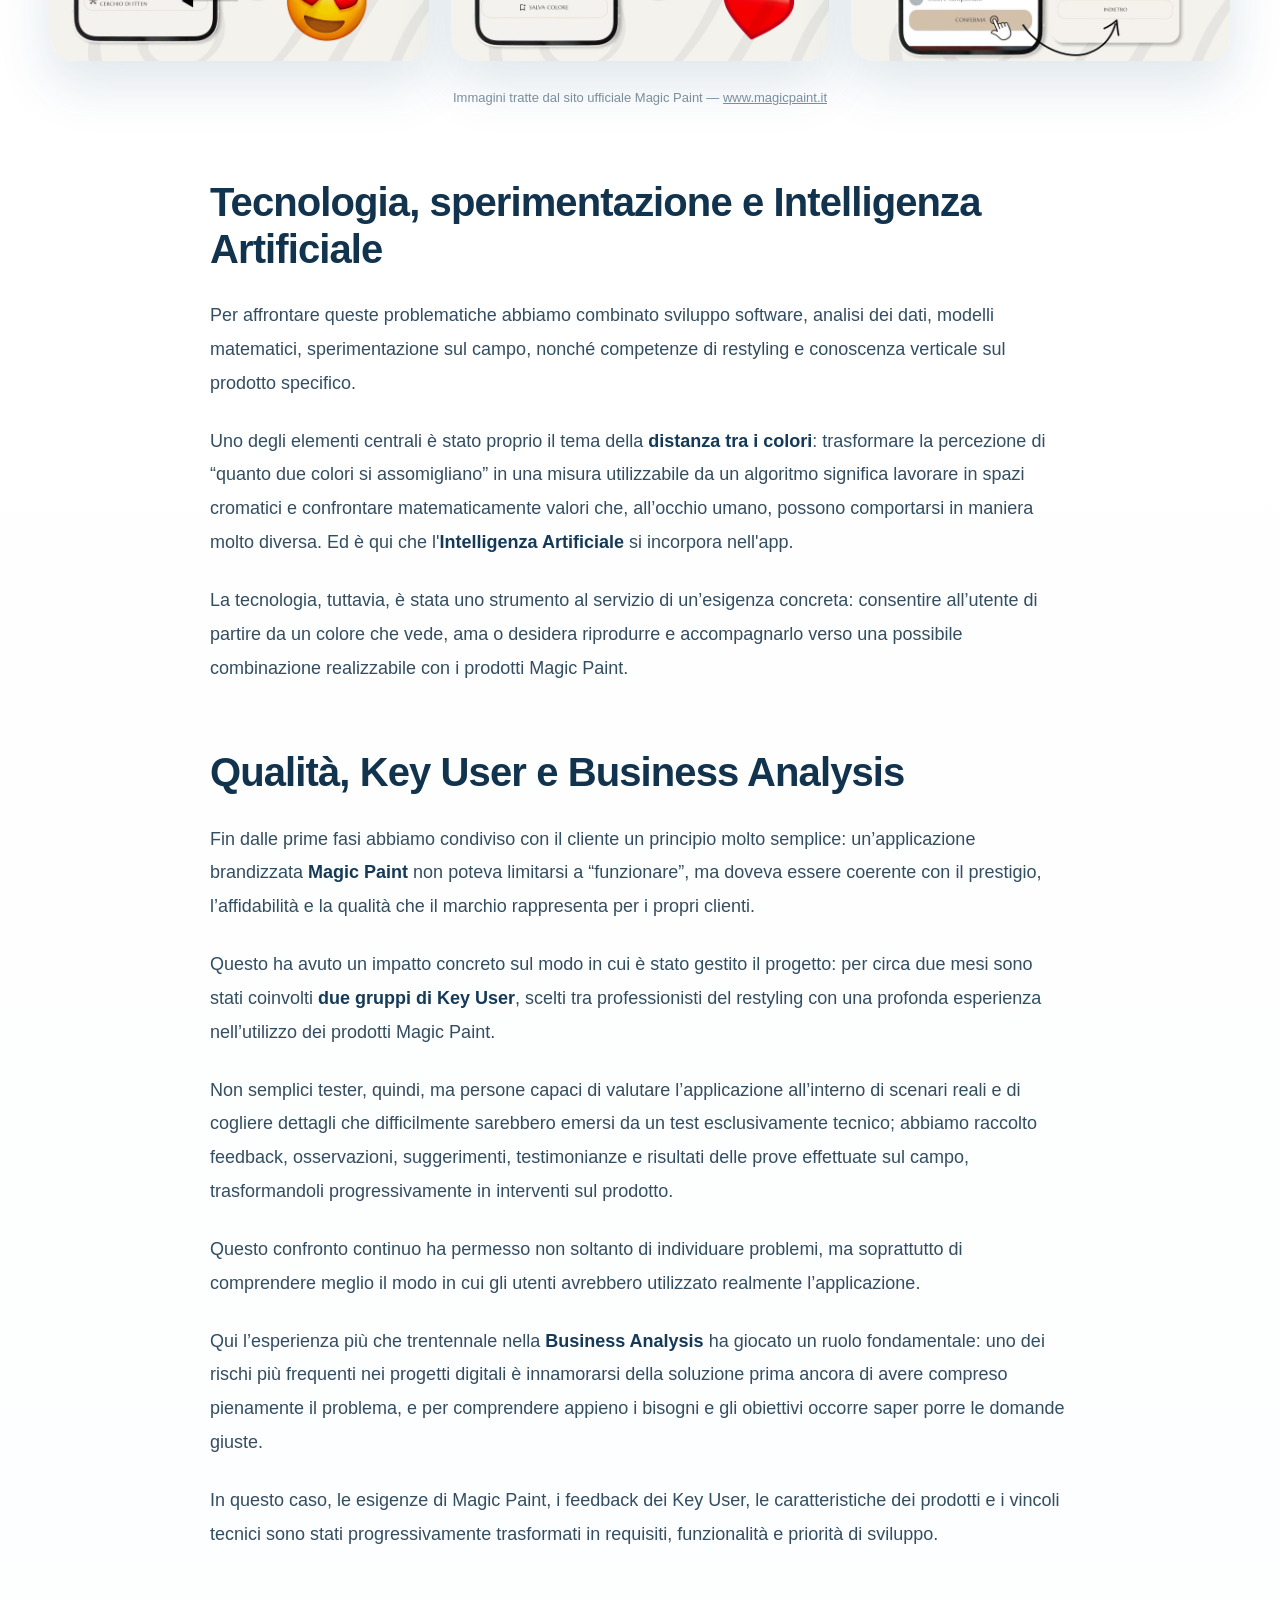
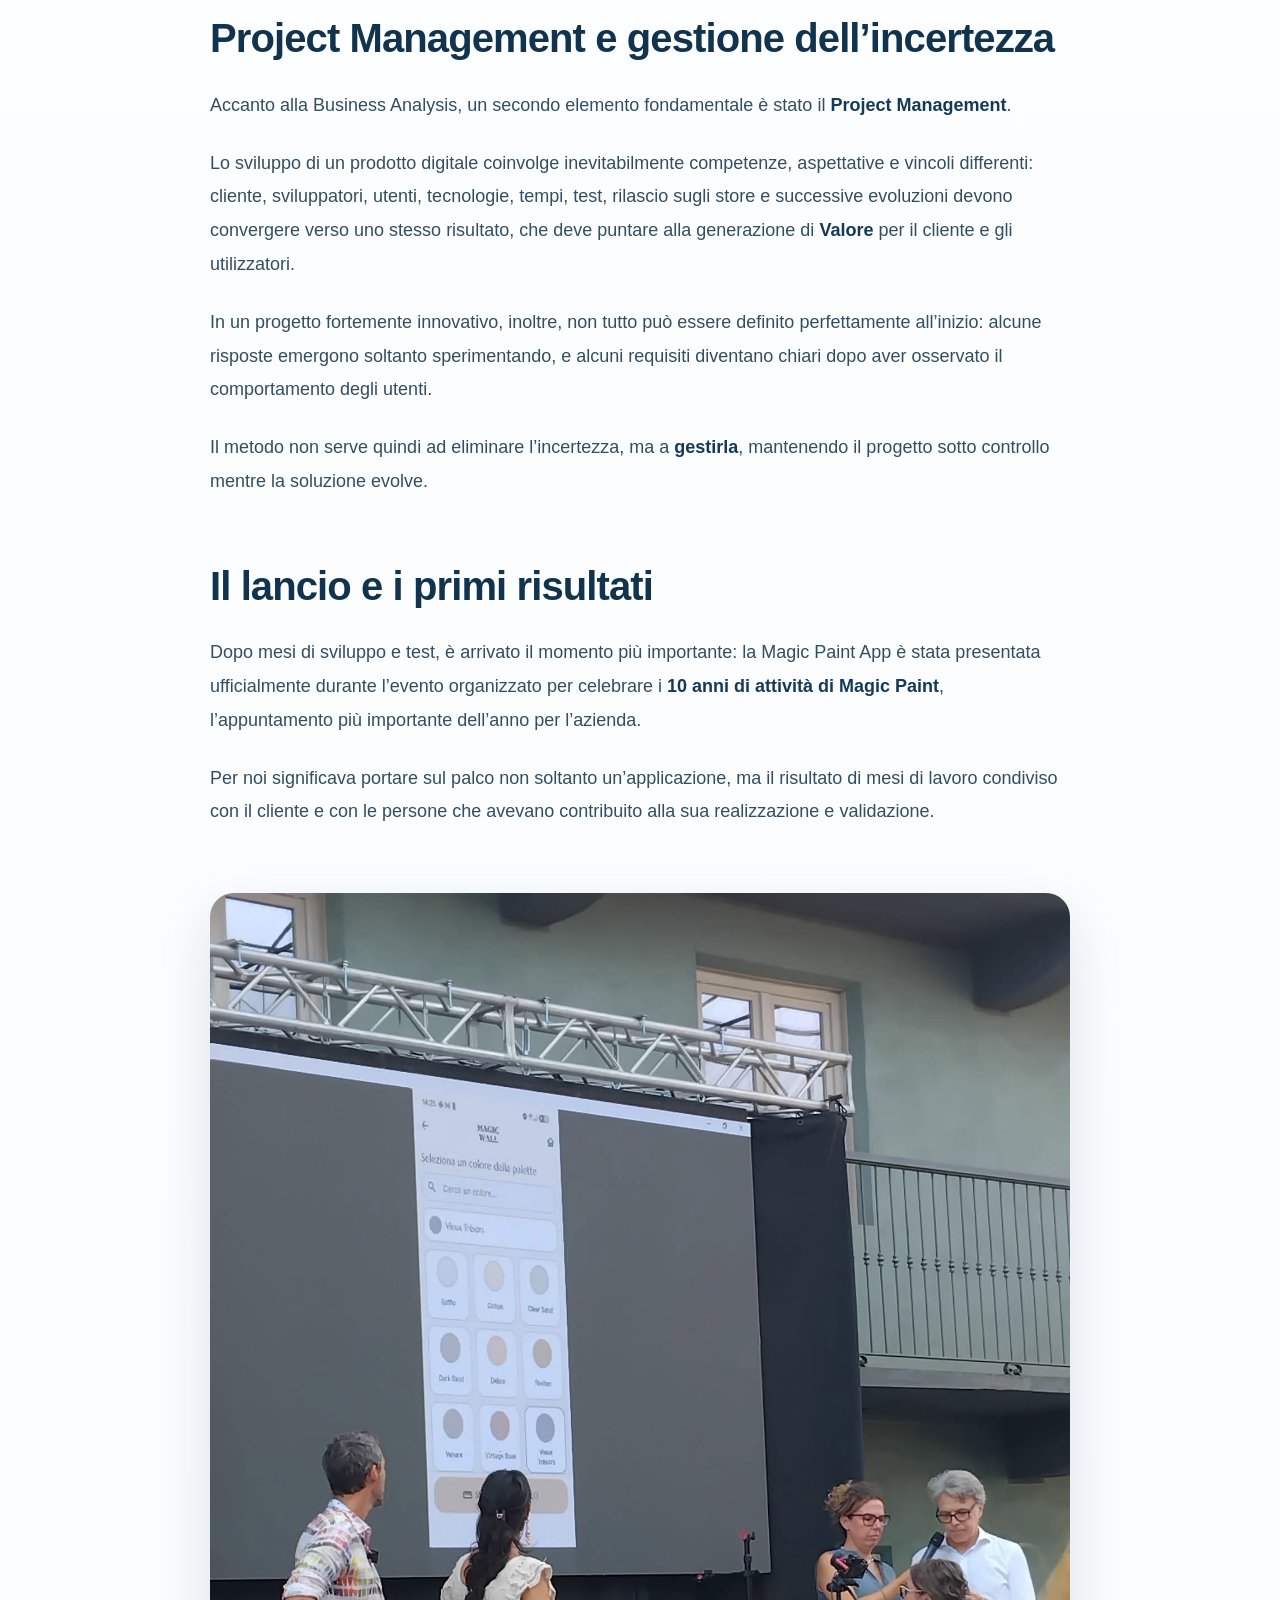
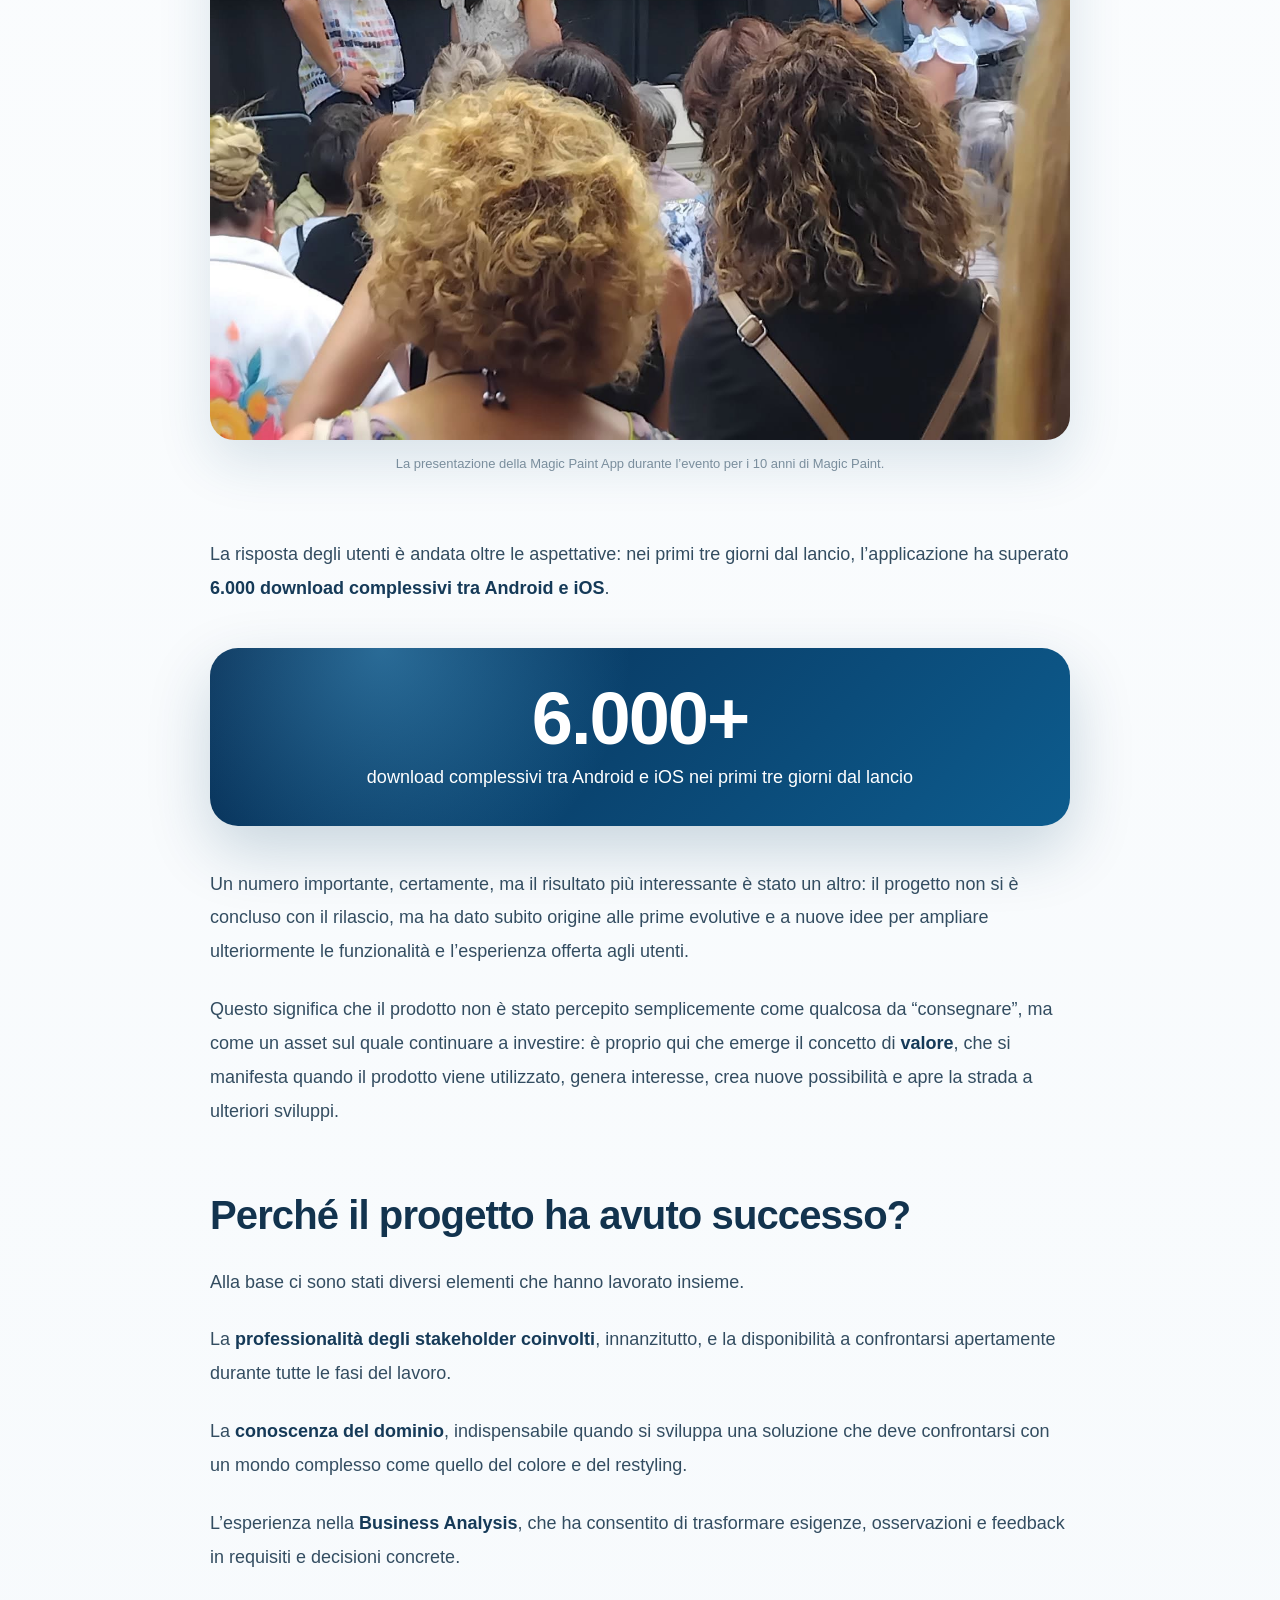
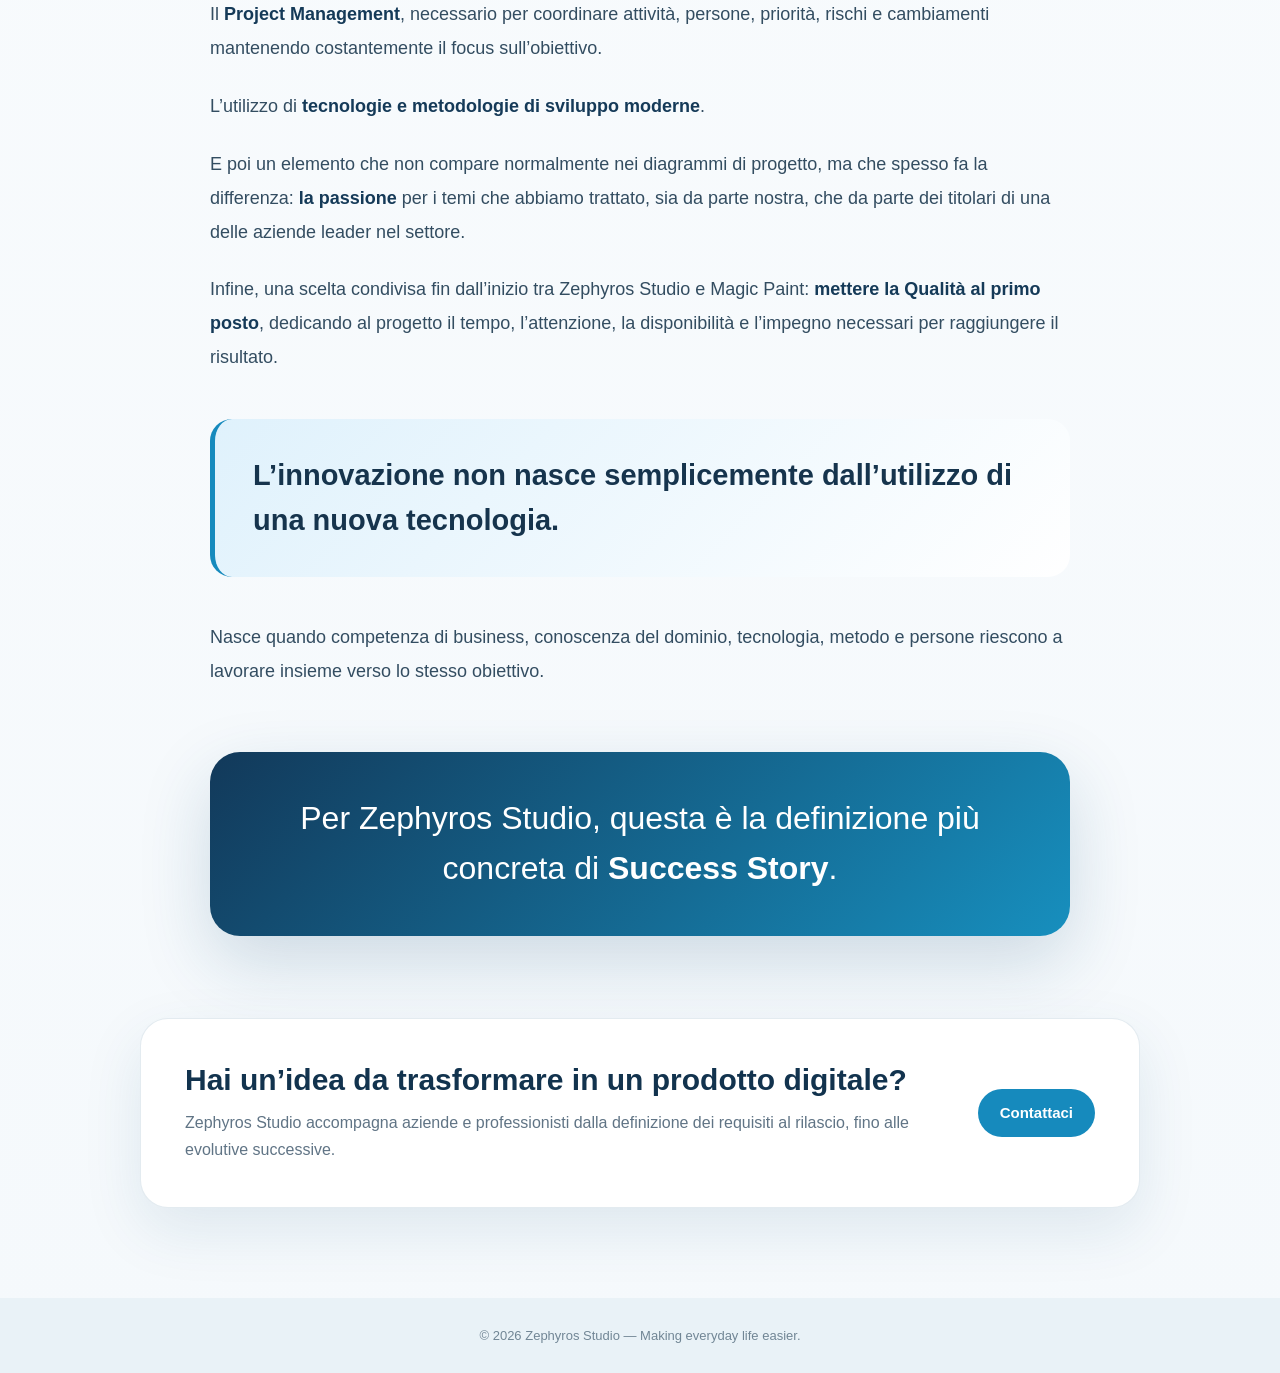
<file: it/success-stories/magic-paint/index.html>
<!DOCTYPE html>
<html lang="it">
<head>
  <meta charset="UTF-8">
  <meta name="viewport" content="width=device-width, initial-scale=1.0">
  <title>Magic Paint App — quando un’intuizione diventa una Success Story | Zephyros Studio</title>
  <meta name="description" content="La storia del progetto Magic Paint App: colore, sperimentazione, Business Analysis, Project Management e oltre 6.000 download nei primi tre giorni.">
  <meta property="og:title" content="Magic Paint App — quando un’intuizione diventa una Success Story">
  <meta property="og:description" content="Dall’idea al lancio: il progetto Magic Paint raccontato da Zephyros Studio.">
  <meta property="og:image" content="https://zephyros-studio.com/images/success-stories/magic-paint/cover.png">
  <meta property="og:url" content="https://zephyros-studio.com/it/success-stories/magic-paint/">
  <meta property="og:type" content="article">
  <link rel="icon" href="../../../favicon.ico" type="image/x-icon">
  <link rel="stylesheet" href="../../../success-stories/success-stories.css">
</head>
<body>
  <header class="site-header">
    <a class="back-link" href="../index.html">← Success Stories</a>
    <nav class="lang-switch" aria-label="Lingua">
      <a class="lang-link" href="../../../success-stories/magic-paint/index.html">EN</a>
      <a class="lang-link active" href="index.html">IT</a>
    </nav>
  </header>

  <main>
    <header class="article-header">
      <p class="eyebrow">Zephyros Studio · Success Stories</p>
      <h1>Magic Paint App — quando un’intuizione diventa una Success Story</h1>
      <p class="article-lead">
        Dall’idea iniziale al lancio ufficiale: un progetto nato dalla passione per il colore,
        cresciuto attraverso Business Analysis, Project Management, sperimentazione e collaborazione con il cliente.
      </p>
      <p class="article-meta">Magic Paint App · Mobile · Android &amp; iOS</p>
    </header>

    <figure class="hero-cover">
      <img src="../../../images/success-stories/magic-paint/cover.png" alt="Collaborazione tra Zephyros Studio e Magic Paint">
    </figure>

    <div class="article-layout">
      <section class="article-section">
        <h2>Dall’intuizione al progetto</h2>
        <p>Ci sono progetti che iniziano da un’esigenza del cliente, e altri che nascono da un’intuizione, da una passione e da una serie di eventi favorevoli.</p>
        <p>Quello di <strong>Magic Paint</strong> appartiene decisamente alla seconda categoria.</p>
        <p>In Zephyros Studio siamo da sempre appassionati di arte, colore e restyling. Da questa passione era nata un’idea: realizzare un’applicazione capace di riconoscere un colore e suggerire la combinazione di tinte più adatta per riprodurlo.</p>
        <p>Quando abbiamo presentato un prototipo (non un semplice concetto astratto) a <strong>Magic Paint</strong>, abbiamo scoperto che l’azienda stava proprio cercando un partner con cui proseguire il proprio percorso di trasformazione digitale attraverso una nuova applicazione mobile.</p>
        <p>L’incontro tra queste due realtà ha dato origine al progetto.</p>
      </section>

      <section class="article-section">
        <h2>La complessità del colore</h2>
        <p>Lavorare con il colore è molto più complesso di quanto possa sembrare: una delle prime problematiche affrontate è stata la variabilità introdotta dai diversi dispositivi. Due smartphone possono infatti acquisire la stessa scena restituendo valori cromatici differenti a causa delle caratteristiche del sensore, degli algoritmi di elaborazione dell’immagine e del differente bilanciamento dei colori.</p>
        <p>A questo si aggiungono le condizioni ambientali: illuminazione naturale o artificiale, temperatura della luce, ombre, riflessi e caratteristiche della superficie e tecniche con le quali è già stata trattata, possono modificare sensibilmente il colore percepito dalla fotocamera.</p>
        <p>Ma la complessità non terminava con la sua acquisizione: una volta identificato il colore da riprodurre, era necessario individuare la combinazione più appropriata all’interno della palette Magic Paint e determinare come le diverse tinte si comportassero quando miscelate tra loro.</p>
        <p>Ed è proprio qui che abbiamo incontrato uno degli aspetti più interessanti del progetto: <strong>la miscelazione dei pigmenti e la componente gessosa di queste particolari pitture non seguono sempre un comportamento perfettamente lineare</strong>.</p>
        <p>I modelli matematici sono indispensabili per orientare il calcolo, ma il comportamento reale delle tinte richiede anche osservazione, prove, correzioni e taratura.</p>
      </section>
    </div>

    <section class="feature-gallery" aria-label="Funzionalità Magic Paint App">
      <figure><img src="../../../images/success-stories/magic-paint/abbina-colori.jpg" alt="Funzione Abbina Colori della Magic Paint App"></figure>
      <figure><img src="../../../images/success-stories/magic-paint/crea-colore.jpg" alt="Funzione Crea Colore della Magic Paint App"></figure>
      <figure><img src="../../../images/success-stories/magic-paint/trova-colore.jpg" alt="Funzione Trova Colore della Magic Paint App"></figure>
    </section>

    <p class="gallery-note">
  Immagini tratte dal sito ufficiale Magic Paint —
  <a href="https://www.magicpaint.it/" target="_blank" rel="noopener noreferrer">
    www.magicpaint.it
  </a>
</p>

    <div class="article-layout">
      <section class="article-section">
        <h2>Tecnologia, sperimentazione e Intelligenza Artificiale</h2>
        <p>Per affrontare queste problematiche abbiamo combinato sviluppo software, analisi dei dati, modelli matematici, sperimentazione sul campo, nonché competenze di restyling e conoscenza verticale sul prodotto specifico.</p>
        <p>Uno degli elementi centrali è stato proprio il tema della <strong>distanza tra i colori</strong>: trasformare la percezione di “quanto due colori si assomigliano” in una misura utilizzabile da un algoritmo significa lavorare in spazi cromatici e confrontare matematicamente valori che, all’occhio umano, possono comportarsi in maniera molto diversa. Ed è qui che l'<strong>Intelligenza Artificiale</strong> si incorpora nell'app.</p>
        <p>La tecnologia, tuttavia, è stata uno strumento al servizio di un’esigenza concreta: consentire all’utente di partire da un colore che vede, ama o desidera riprodurre e accompagnarlo verso una possibile combinazione realizzabile con i prodotti Magic Paint.</p>
      </section>

      <section class="article-section">
        <h2>Qualità, Key User e Business Analysis</h2>
        <p>Fin dalle prime fasi abbiamo condiviso con il cliente un principio molto semplice: un’applicazione brandizzata <strong>Magic Paint</strong> non poteva limitarsi a “funzionare”, ma doveva essere coerente con il prestigio, l’affidabilità e la qualità che il marchio rappresenta per i propri clienti.</p>
        <p>Questo ha avuto un impatto concreto sul modo in cui è stato gestito il progetto: per circa due mesi sono stati coinvolti <strong>due gruppi di Key User</strong>, scelti tra professionisti del restyling con una profonda esperienza nell’utilizzo dei prodotti Magic Paint.</p>
        <p>Non semplici tester, quindi, ma persone capaci di valutare l’applicazione all’interno di scenari reali e di cogliere dettagli che difficilmente sarebbero emersi da un test esclusivamente tecnico; abbiamo raccolto feedback, osservazioni, suggerimenti, testimonianze e risultati delle prove effettuate sul campo, trasformandoli progressivamente in interventi sul prodotto.</p>
        <p>Questo confronto continuo ha permesso non soltanto di individuare problemi, ma soprattutto di comprendere meglio il modo in cui gli utenti avrebbero utilizzato realmente l’applicazione.</p>
        <p>Qui l’esperienza più che trentennale nella <strong>Business Analysis</strong> ha giocato un ruolo fondamentale: uno dei rischi più frequenti nei progetti digitali è innamorarsi della soluzione prima ancora di avere compreso pienamente il problema, e per comprendere appieno i bisogni e gli obiettivi occorre saper porre le domande giuste.</p>
        <p>In questo caso, le esigenze di Magic Paint, i feedback dei Key User, le caratteristiche dei prodotti e i vincoli tecnici sono stati progressivamente trasformati in requisiti, funzionalità e priorità di sviluppo.</p>
      </section>

      <section class="article-section">
        <h2>Project Management e gestione dell’incertezza</h2>
        <p>Accanto alla Business Analysis, un secondo elemento fondamentale è stato il <strong>Project Management</strong>.</p>
        <p>Lo sviluppo di un prodotto digitale coinvolge inevitabilmente competenze, aspettative e vincoli differenti: cliente, sviluppatori, utenti, tecnologie, tempi, test, rilascio sugli store e successive evoluzioni devono convergere verso uno stesso risultato, che deve puntare alla generazione di <strong>Valore</strong> per il cliente e gli utilizzatori.</p>
        <p>In un progetto fortemente innovativo, inoltre, non tutto può essere definito perfettamente all’inizio: alcune risposte emergono soltanto sperimentando, e alcuni requisiti diventano chiari dopo aver osservato il comportamento degli utenti.</p>
        <p>Il metodo non serve quindi ad eliminare l’incertezza, ma a <strong>gestirla</strong>, mantenendo il progetto sotto controllo mentre la soluzione evolve.</p>
      </section>

      <section class="article-section">
        <h2>Il lancio e i primi risultati</h2>
        <p>Dopo mesi di sviluppo e test, è arrivato il momento più importante: la Magic Paint App è stata presentata ufficialmente durante l’evento organizzato per celebrare i <strong>10 anni di attività di Magic Paint</strong>, l’appuntamento più importante dell’anno per l’azienda.</p>
        <p>Per noi significava portare sul palco non soltanto un’applicazione, ma il risultato di mesi di lavoro condiviso con il cliente e con le persone che avevano contribuito alla sua realizzazione e validazione.</p>
      </section>
    </div>

    <figure class="event-figure">
      <img src="../../../images/success-stories/magic-paint/evento-lancio.jpg" alt="Presentazione della Magic Paint App durante l'evento per i 10 anni di Magic Paint">
      <figcaption>La presentazione della Magic Paint App durante l’evento per i 10 anni di Magic Paint.</figcaption>
    </figure>

    <div class="article-layout">
      <section class="article-section">
        <p>La risposta degli utenti è andata oltre le aspettative: nei primi tre giorni dal lancio, l’applicazione ha superato <strong>6.000 download complessivi tra Android e iOS</strong>.</p>

        <div class="metric-callout">
          <span class="metric-number">6.000+</span>
          <span class="metric-caption">download complessivi tra Android e iOS nei primi tre giorni dal lancio</span>
        </div>

        <p>Un numero importante, certamente, ma il risultato più interessante è stato un altro: il progetto non si è concluso con il rilascio, ma ha dato subito origine alle prime evolutive e a nuove idee per ampliare ulteriormente le funzionalità e l’esperienza offerta agli utenti.</p>
        <p>Questo significa che il prodotto non è stato percepito semplicemente come qualcosa da “consegnare”, ma come un asset sul quale continuare a investire: è proprio qui che emerge il concetto di <strong>valore</strong>, che si manifesta quando il prodotto viene utilizzato, genera interesse, crea nuove possibilità e apre la strada a ulteriori sviluppi.</p>
      </section>

      <section class="article-section">
        <h2>Perché il progetto ha avuto successo?</h2>
        <p>Alla base ci sono stati diversi elementi che hanno lavorato insieme.</p>
        <p>La <strong>professionalità degli stakeholder coinvolti</strong>, innanzitutto, e la disponibilità a confrontarsi apertamente durante tutte le fasi del lavoro.</p>
        <p>La <strong>conoscenza del dominio</strong>, indispensabile quando si sviluppa una soluzione che deve confrontarsi con un mondo complesso come quello del colore e del restyling.</p>
        <p>L’esperienza nella <strong>Business Analysis</strong>, che ha consentito di trasformare esigenze, osservazioni e feedback in requisiti e decisioni concrete.</p>
        <p>Il <strong>Project Management</strong>, necessario per coordinare attività, persone, priorità, rischi e cambiamenti mantenendo costantemente il focus sull’obiettivo.</p>
        <p>L’utilizzo di <strong>tecnologie e metodologie di sviluppo moderne</strong>.</p>
        <p>E poi un elemento che non compare normalmente nei diagrammi di progetto, ma che spesso fa la differenza: <strong>la passione</strong> per i temi che abbiamo trattato, sia da parte nostra, che da parte dei titolari di una delle aziende leader nel settore.</p>
        <p>Infine, una scelta condivisa fin dall’inizio tra Zephyros Studio e Magic Paint: <strong>mettere la Qualità al primo posto</strong>, dedicando al progetto il tempo, l’attenzione, la disponibilità e l’impegno necessari per raggiungere il risultato.</p>

        <blockquote class="pull-quote">
          L’innovazione non nasce semplicemente dall’utilizzo di una nuova tecnologia.
        </blockquote>

        <p>Nasce quando competenza di business, conoscenza del dominio, tecnologia, metodo e persone riescono a lavorare insieme verso lo stesso obiettivo.</p>
      </section>

      <div class="final-statement">
        <p>Per Zephyros Studio, questa è la definizione più concreta di <strong>Success Story</strong>.</p>
      </div>
    </div>

    <aside class="article-cta">
      <div>
        <h2>Hai un’idea da trasformare in un prodotto digitale?</h2>
        <p>Zephyros Studio accompagna aziende e professionisti dalla definizione dei requisiti al rilascio, fino alle evolutive successive.</p>
      </div>
      <a class="cta-button" href="../../index.html#contact">Contattaci</a>
    </aside>
  </main>

  <footer class="site-footer">
    <p>© 2026 Zephyros Studio — Making everyday life easier.</p>
  </footer>
</body>
</html>
</file>
<file: styles.css>
* {
  box-sizing: border-box;
}

html {
  scroll-behavior: smooth;
}

body {
  margin: 0;
  min-height: 100vh;
  font-family: "Sora", sans-serif;
  color: #17324a;
  background:
    radial-gradient(
      circle at top left,
      rgba(72, 169, 226, 0.28),
      transparent 38%
    ),
    linear-gradient(135deg, #eef3f6 0%, #cbd5dc 100%);
}

.site-header {
  position: absolute;
  top: 0;
  left: 0;
  z-index: 10;

  width: 100%;
  padding: 22px 40px;

  display: flex;
  align-items: center;
  justify-content: flex-end;
}

.brand {
  display: block;
}

.brand img {
  display: block;
  width: 230px;
  height: auto;
}

.header-actions {
  display: flex;
  align-items: center;
  gap: 28px;
}

.language-switcher {
  display: flex;
  align-items: center;
  gap: 6px;

  padding: 5px;

  background: rgba(255, 255, 255, 0.55);
  border: 1px solid rgba(23, 50, 74, 0.1);
  border-radius: 999px;

  backdrop-filter: blur(8px);
}

.language-link {
  display: inline-flex;
  align-items: center;
  gap: 6px;

  padding: 7px 10px;

  color: #526b7e;
  border-radius: 999px;

  font-size: 12px;
  font-weight: 600;
  text-decoration: none;

  transition:
    color 0.2s ease,
    background 0.2s ease;
}

.language-link:hover {
  color: #17324a;
  background: rgba(255, 255, 255, 0.7);
}

.language-link.active {
  color: #ffffff;
  background: #1f7fab;
}

.main-nav {
  display: flex;
  align-items: center;
  gap: 34px;
}

.main-nav a {
  position: relative;

  color: #17324a;
  font-size: 15px;
  font-weight: 500;
  text-decoration: none;
}

.main-nav a::after {
  content: "";

  position: absolute;
  left: 0;
  bottom: -7px;

  width: 0;
  height: 2px;

  background: #258bc2;
  transition: width 0.25s ease;
}

.main-nav a:hover::after {
  width: 100%;
}

main {
  min-height: 100vh;
}

.hero {
  min-height: 100vh;
  padding: 140px 24px 70px;

  display: flex;
  flex-direction: column;
  align-items: center;
  justify-content: center;

  text-align: center;
}

.hero-logo {
  display: block;
  width: min(760px, 90vw);
  height: auto;
  margin-bottom: 34px;
}

.hero p {
  max-width: 760px;
  margin: 0 0 34px;

  color: #38566f;
  font-size: clamp(20px, 3vw, 28px);
  font-weight: 500;
  line-height: 1.5;
  letter-spacing: -0.4px;
}

.primary-button {
  display: inline-flex;
  align-items: center;
  justify-content: center;

  min-height: 52px;
  padding: 0 28px;

  color: #ffffff;
  background: #1f7fab;
  border-radius: 999px;

  font-size: 15px;
  font-weight: 600;
  text-decoration: none;

  box-shadow: 0 10px 24px rgba(31, 127, 171, 0.24);
  transition:
    transform 0.2s ease,
    background 0.2s ease,
    box-shadow 0.2s ease;
}

.primary-button:hover {
  transform: translateY(-2px);
  background: #176b93;
  box-shadow: 0 14px 30px rgba(31, 127, 171, 0.3);
}

.studio-section {
  padding: 110px 24px;
  background: #f7f9fb;
}

.section-container {
  width: min(1120px, 100%);
  margin: 0 auto;
}

.section-label {
  margin: 0 0 16px;

  color: #258bc2;
  font-size: 14px;
  font-weight: 600;
  letter-spacing: 1.4px;
  text-transform: uppercase;
}

.studio-section h2 {
  max-width: 760px;
  margin: 0 0 24px;

  color: #17324a;
  font-size: clamp(34px, 5vw, 54px);
  line-height: 1.15;
  letter-spacing: -1.6px;
}

.section-intro {
  max-width: 780px;
  margin: 0 0 56px;

  color: #526b7e;
  font-size: 19px;
  line-height: 1.75;
}

.studio-grid {
  display: grid;
  grid-template-columns: repeat(3, 1fr);
  gap: 24px;
}

.studio-card {
  padding: 34px;

  background: #ffffff;
  border: 1px solid rgba(23, 50, 74, 0.08);
  border-radius: 22px;

  box-shadow: 0 14px 36px rgba(23, 50, 74, 0.07);
  transition:
    transform 0.25s ease,
    box-shadow 0.25s ease;
}

.studio-card:hover {
  transform: translateY(-5px);
  box-shadow: 0 20px 44px rgba(23, 50, 74, 0.11);
}

.studio-card h3 {
  margin: 0 0 14px;

  color: #17324a;
  font-size: 21px;
}

.studio-card p {
  margin: 0;

  color: #607789;
  font-size: 16px;
  line-height: 1.7;
}

.products-section {
  padding: 110px 24px;
  background:
    radial-gradient(
      circle at bottom right,
      rgba(72, 169, 226, 0.16),
      transparent 34%
    ),
    #eaf0f4;
}

.products-section h2 {
  max-width: 760px;
  margin: 0 0 24px;

  color: #17324a;
  font-size: clamp(34px, 5vw, 54px);
  line-height: 1.15;
  letter-spacing: -1.6px;
}

.products-grid {
  display: grid;
  grid-template-columns: repeat(2, 1fr);
  gap: 28px;
}

.product-card {
  position: relative;
  overflow: hidden;

  min-height: 440px;
  padding: 42px;

  background: #ffffff;
  border: 1px solid rgba(23, 50, 74, 0.08);
  border-radius: 28px;

  box-shadow: 0 18px 46px rgba(23, 50, 74, 0.09);
  transition:
    transform 0.25s ease,
    box-shadow 0.25s ease;
}

.product-card::before {
  content: "";

  position: absolute;
  top: 0;
  left: 0;

  width: 100%;
  height: 7px;

  background: linear-gradient(
    90deg,
    #258bc2,
    #55b4df
  );
}

.product-card:nth-child(2)::before {
  background: linear-gradient(
    90deg,
    #7f72c9,
    #c17ec9
  );
}

.product-card:hover {
  transform: translateY(-6px);
  box-shadow: 0 24px 54px rgba(23, 50, 74, 0.14);
}

.product-content {
  height: 100%;

  display: flex;
  flex-direction: column;
  align-items: flex-start;
}

.product-category {
  margin: 0 0 24px;

  color: #258bc2;
  font-size: 13px;
  font-weight: 600;
  letter-spacing: 1.3px;
  text-transform: uppercase;
}

.product-card:nth-child(2) .product-category {
  color: #8b66b3;
}

.product-card h3 {
  margin: 0 0 10px;

  color: #17324a;
  font-size: clamp(30px, 4vw, 42px);
  line-height: 1.1;
  letter-spacing: -1px;
}

.product-payoff {
  margin: 0 0 24px;

  color: #38566f;
  font-size: 18px;
  font-weight: 600;
  line-height: 1.5;
}

.product-card p:not(.product-category):not(.product-payoff) {
  margin: 0 0 32px;

  color: #607789;
  font-size: 16px;
  line-height: 1.75;
}

.product-link {
  margin-top: auto;

  color: #1f7fab;
  font-size: 15px;
  font-weight: 600;
  text-decoration: none;
}

.product-link::after {
  content: " →";
  transition: margin-left 0.2s ease;
}

.product-link:hover::after {
  margin-left: 5px;
}

.product-link-disabled {
  cursor: default;
  opacity: 0.65;
}

.product-link-disabled::after {
  content: "";
}

.product-card:nth-child(2) .product-link {
  color: #815ca9;
}

.contact-section {
  padding: 110px 24px;
  background: #17324a;
}

.contact-container {
  text-align: center;
}

.contact-section .section-label {
  color: #69bfe7;
}

.contact-section h2 {
  max-width: 760px;
  margin: 0 auto 24px;

  color: #ffffff;
  font-size: clamp(34px, 5vw, 54px);
  line-height: 1.15;
  letter-spacing: -1.6px;
}

.contact-section .section-intro {
  max-width: 720px;
  margin: 0 auto 38px;

  color: #c3d1dc;
}

.contact-email {
  display: inline-flex;
  align-items: center;
  justify-content: center;

  min-height: 56px;
  padding: 0 30px;

  color: #17324a;
  background: #ffffff;
  border-radius: 999px;

  font-size: clamp(16px, 2vw, 19px);
  font-weight: 600;
  text-decoration: none;

  box-shadow: 0 12px 30px rgba(0, 0, 0, 0.18);
  transition:
    transform 0.2s ease,
    box-shadow 0.2s ease;
}

.contact-email:hover {
  transform: translateY(-3px);
  box-shadow: 0 18px 36px rgba(0, 0, 0, 0.24);
}

.site-footer {
  padding: 26px 24px;

  color: #9fb3c3;
  background: #102536;

  font-size: 13px;
  text-align: center;
}

.site-footer p {
  margin: 0;
}

@media (max-width: 700px) {
  .site-header {
    padding: 18px 20px;
  }

  .brand img {
    width: 170px;
  }

  .main-nav {
    gap: 16px;
  }

  .main-nav a {
    font-size: 13px;
  }

  .hero {
    padding: 125px 18px 50px;
  }

  .hero-logo {
    margin-bottom: 26px;
  }
    .studio-section {
    padding: 80px 18px;
  }

  .studio-grid {
    grid-template-columns: 1fr;
  }

  .studio-card {
    padding: 28px;
  }
    .products-section {
    padding: 80px 18px;
  }

  .products-grid {
    grid-template-columns: 1fr;
  }

  .product-card {
    min-height: 0;
    padding: 34px 28px;
  }
    .contact-section {
    padding: 80px 18px;
  }

  .contact-email {
    width: 100%;
    padding: 0 18px;
  }

    .header-actions {
    gap: 14px;
  }

  .language-switcher {
    gap: 2px;
    padding: 3px;
  }

  .language-link {
    padding: 6px 7px;
    font-size: 11px;
  }

}

@media (max-width: 500px) {
  .site-header {
    align-items: flex-start;
  }

  .brand img {
    width: 145px;
  }

  .main-nav {
    gap: 11px;
  }

  .main-nav a {
    font-size: 12px;
  }
    .header-actions {
    width: 100%;
    justify-content: space-between;
  }
}
/* Success Stories — homepage */
.success-home-section {
  padding: 110px 24px;
  background:
    radial-gradient(
      circle at top left,
      rgba(72, 169, 226, 0.16),
      transparent 36%
    ),
    #f7f9fb;
}

.success-home-section h2 {
  max-width: 760px;
  margin: 0 0 24px;

  color: #17324a;
  font-size: clamp(34px, 5vw, 54px);
  line-height: 1.15;
  letter-spacing: -1.6px;
}

.success-home-card {
  overflow: hidden;

  display: grid;
  grid-template-columns: minmax(320px, 0.95fr) minmax(0, 1.05fr);

  background: #ffffff;
  border: 1px solid rgba(23, 50, 74, 0.08);
  border-radius: 28px;

  box-shadow: 0 18px 46px rgba(23, 50, 74, 0.09);
  transition:
    transform 0.25s ease,
    box-shadow 0.25s ease;
}

.success-home-card:hover {
  transform: translateY(-5px);
  box-shadow: 0 24px 54px rgba(23, 50, 74, 0.13);
}

.success-home-card > img {
  display: block;
  width: 100%;
  height: 100%;
  min-height: 390px;
  object-fit: cover;
}

.success-home-card-copy {
  padding: 46px;

  display: flex;
  flex-direction: column;
  justify-content: center;
  align-items: flex-start;
}

.success-home-card-label {
  margin: 0 0 18px;

  color: #258bc2;
  font-size: 13px;
  font-weight: 600;
  letter-spacing: 1.3px;
  text-transform: uppercase;
}

.success-home-card h3 {
  margin: 0 0 20px;

  color: #17324a;
  font-size: clamp(28px, 4vw, 42px);
  line-height: 1.15;
  letter-spacing: -1px;
}

.success-home-card-copy > p:not(.success-home-card-label) {
  margin: 0 0 30px;

  color: #607789;
  font-size: 16px;
  line-height: 1.75;
}

.success-home-link,
.success-home-all {
  color: #1f7fab;
  font-size: 15px;
  font-weight: 600;
  text-decoration: none;
}

.success-home-link::after {
  content: " →";
  transition: margin-left 0.2s ease;
}

.success-home-link:hover::after {
  margin-left: 5px;
}

.success-home-all {
  display: inline-block;
  margin-top: 28px;
}

.success-home-all:hover {
  text-decoration: underline;
}

@media (max-width: 800px) {
  .success-home-card {
    grid-template-columns: 1fr;
  }

  .success-home-card > img {
    min-height: 0;
    height: auto;
  }

  .success-home-card-copy {
    padding: 34px 28px;
  }
}

@media (max-width: 700px) {
  .success-home-section {
    padding: 80px 18px;
  }
}
</file>
<file: restyle-archive/restyle-archive.css>
* {
  box-sizing: border-box;
}

html {
  scroll-behavior: smooth;
}

body {
  margin: 0;
  min-height: 100vh;

  font-family: Arial, sans-serif;
  color: #211f1a;

  background:
    radial-gradient(circle at top left, rgba(151, 104, 25, 0.12), transparent 34%),
    linear-gradient(135deg, #f7f1e8 0%, #efe4d4 100%);
}

.site-header {
  position: absolute;
  top: 0;
  left: 0;
  z-index: 10;

  width: 100%;
  padding: 28px 5vw;

  display: flex;
  justify-content: flex-start;
}

.back-link {
  display: inline-flex;
  align-items: center;
  justify-content: center;

  min-height: 42px;
  padding: 0 18px;

  color: #4a3f32;
  background: rgba(255, 255, 255, 0.72);
  border: 1px solid rgba(91, 74, 52, 0.15);
  border-radius: 999px;

  font-size: 14px;
  font-weight: 700;
  text-decoration: none;

  backdrop-filter: blur(10px);
  box-shadow: 0 10px 26px rgba(80, 55, 20, 0.08);
}

.back-link:hover {
  background: #ffffff;
}

main {
  overflow: hidden;
}

.hero {
  min-height: 100vh;
  padding: 125px 5vw 90px;

  display: grid;
  grid-template-columns: minmax(0, 0.85fr) minmax(420px, 1fr);
  align-items: center;
  gap: 64px;
}

.hero-copy {
  max-width: 740px;
}

.app-icon {
  display: block;
  width: 116px;
  height: 116px;
  margin-bottom: 28px;

  border-radius: 28px;
  box-shadow:
    0 18px 42px rgba(104, 74, 32, 0.18),
    0 0 0 1px rgba(93, 73, 42, 0.08);
}

.eyebrow,
.section-label {
  margin: 0 0 16px;

  color: #8a650d;
  font-size: 13px;
  font-weight: 800;
  letter-spacing: 1.5px;
  text-transform: uppercase;
}

h1 {
  margin: 0 0 22px;

  color: #181612;
  font-size: clamp(48px, 8vw, 86px);
  line-height: 0.98;
  letter-spacing: -3px;
}

.hero-subtitle {
  max-width: 720px;
  margin: 0 0 34px;

  color: #50483d;
  font-size: clamp(21px, 3vw, 31px);
  line-height: 1.45;
}

.store-actions {
  display: flex;
  flex-wrap: wrap;
  gap: 14px;
}

.store-button {
  display: inline-flex;
  align-items: center;
  justify-content: center;

  min-height: 54px;
  padding: 0 24px;

  color: #ffffff;
  background: #8d6506;
  border: 1px solid rgba(255, 255, 255, 0.28);
  border-radius: 999px;

  font-size: 15px;
  font-weight: 800;
  text-decoration: none;

  box-shadow: 0 16px 34px rgba(141, 101, 6, 0.18);
}

.store-button:hover {
  background: #765404;
}

.store-button.disabled {
  cursor: not-allowed;
  opacity: 0.55;
  pointer-events: none;
}

.store-note {
  margin: 16px 0 0;

  color: #766d61;
  font-size: 13px;
  line-height: 1.6;
}

.hero-phone {
  position: relative;
  justify-self: center;
}

.hero-phone::before {
  content: "";

  position: absolute;
  inset: 7% -8% 3% -8%;
  z-index: 0;

  background: rgba(141, 101, 6, 0.18);
  border-radius: 42px;
  filter: blur(50px);
}

.hero-phone img {
  position: relative;
  z-index: 1;

  display: block;
  width: min(620px, 42vw);
  height: auto;

  border-radius: 34px;
  box-shadow:
    0 34px 80px rgba(75, 49, 18, 0.22),
    0 0 0 1px rgba(80, 55, 20, 0.08);
}

.section-container {
  width: min(1160px, 100%);
  margin: 0 auto;
}

.description-section,
.audience-section {
  padding: 105px 5vw;
  background: rgba(255, 255, 255, 0.48);
}

.text-layout {
  display: grid;
  grid-template-columns: minmax(0, 0.8fr) minmax(0, 1.1fr);
  gap: 60px;
  align-items: start;
}

h2 {
  margin: 0;

  color: #211f1a;
  font-size: clamp(36px, 5vw, 58px);
  line-height: 1.12;
  letter-spacing: -1.8px;
}

.rich-text p,
.download-box p {
  margin: 0 0 22px;

  color: #5d554b;
  font-size: 18px;
  line-height: 1.8;
}

.rich-text p:last-child,
.download-box p:last-child {
  margin-bottom: 0;
}

.features-section {
  padding: 105px 5vw;

  background:
    radial-gradient(circle at 80% 20%, rgba(151, 104, 25, 0.13), transparent 32%),
    #f7f1e8;
}

.features-section > .section-container > h2 {
  max-width: 800px;
  margin: 0 0 58px;
}

.features-grid {
  display: grid;
  grid-template-columns: repeat(3, minmax(0, 1fr));
  gap: 24px;
}

.feature-card {
  padding: 32px;

  background: rgba(255, 255, 255, 0.78);
  border: 1px solid rgba(91, 74, 52, 0.13);
  border-radius: 28px;

  box-shadow:
    0 18px 42px rgba(80, 55, 20, 0.08),
    inset 0 1px 0 rgba(255, 255, 255, 0.55);
}

.feature-card h3 {
  margin: 0 0 14px;

  color: #2a261f;
  font-size: 22px;
  line-height: 1.25;
}

.feature-card p {
  margin: 0;

  color: #635b51;
  font-size: 16px;
  line-height: 1.7;
}

.screenshots-section {
  padding: 105px 5vw;
  background: #efe4d4;
}

.screenshots-section h2 {
  max-width: 800px;
  margin: 0 0 58px;
}

.screenshots-grid {
  display: grid;
  grid-template-columns: repeat(4, minmax(0, 1fr));
  gap: 24px;
  align-items: start;
}

.screenshots-grid img {
  display: block;
  width: 100%;
  height: auto;

  border-radius: 28px;
  box-shadow:
    0 24px 58px rgba(75, 49, 18, 0.18),
    0 0 0 1px rgba(80, 55, 20, 0.08);
}

.download-section {
  padding: 105px 5vw;

  background:
    radial-gradient(circle at 50% 0%, rgba(151, 104, 25, 0.15), transparent 35%),
    #f7f1e8;
}

.download-box {
  padding: 50px;

  display: grid;
  grid-template-columns: minmax(0, 1fr) auto;
  gap: 36px;
  align-items: center;

  background: rgba(255, 255, 255, 0.78);
  border: 1px solid rgba(91, 74, 52, 0.13);
  border-radius: 34px;

  box-shadow:
    0 26px 70px rgba(80, 55, 20, 0.1),
    inset 0 1px 0 rgba(255, 255, 255, 0.6);
}

.download-box h2 {
  margin-bottom: 18px;
}

.site-footer {
  padding: 28px 24px;

  color: #81786d;
  background: #e7dac8;

  font-size: 13px;
  text-align: center;
}

.site-footer p {
  margin: 0;
}

.store-badges {
  display: flex;
  flex-wrap: wrap;
  align-items: center;
  gap: 14px;
}

.store-badge-link {
  display: inline-flex;
  align-items: center;
  justify-content: center;

  transition:
    transform 0.2s ease,
    filter 0.2s ease;
}

.store-badge-link:hover {
  transform: translateY(-2px);
  filter: brightness(1.05);
}

.store-badge-link img {
  display: block;
  height: 54px;
  width: auto;
}

.download-stores {
  display: grid;
  grid-template-columns: repeat(2, minmax(0, 1fr));
  gap: 26px;
}

.download-store-card {
  padding: 24px;

  display: flex;
  flex-direction: column;
  align-items: center;
  gap: 18px;

  background: rgba(255, 255, 255, 0.72);
  border: 1px solid rgba(91, 74, 52, 0.13);
  border-radius: 28px;

  box-shadow:
    0 18px 42px rgba(80, 55, 20, 0.08),
    inset 0 1px 0 rgba(255, 255, 255, 0.55);
}

.qr-code {
  display: block;
  width: 180px;
  height: 180px;

  padding: 12px;

  background: #ffffff;
  border-radius: 18px;

  box-shadow: 0 12px 28px rgba(80, 55, 20, 0.12);
}

@media (max-width: 1000px) {
  .hero {
    grid-template-columns: 1fr;
    gap: 52px;
    text-align: center;
  }

  .hero-copy {
    margin: 0 auto;
  }

  .app-icon {
    margin-left: auto;
    margin-right: auto;
  }

  .store-badges {
    justify-content: center;
  } 

  .text-layout {
    grid-template-columns: 1fr;
    gap: 34px;
  }

  .features-grid {
    grid-template-columns: repeat(2, minmax(0, 1fr));
  }

  .screenshots-grid {
    grid-template-columns: repeat(2, minmax(0, 1fr));
  }

  .download-box {
    grid-template-columns: 1fr;
    text-align: center;
  }

  .download-box .store-actions {
    justify-content: center;
  }
   .download-stores {
    grid-template-columns: repeat(2, minmax(0, 1fr));
  }
}



@media (max-width: 700px) {
  .site-header {
    padding: 20px 18px;
  }

  .hero {
    padding: 105px 18px 70px;
  }

  .hero-phone img {
    width: min(330px, 88vw);
    border-radius: 28px;
  }

  .description-section,
  .features-section,
  .screenshots-section,
  .audience-section,
  .download-section {
    padding: 78px 18px;
  }

  .features-grid,
  .screenshots-grid {
    grid-template-columns: 1fr;
  }

  .feature-card {
    padding: 28px;
  }

  .download-box {
    padding: 34px 26px;
  }

  .store-actions {
    flex-direction: column;
  }

  .store-button {
    width: 100%;
  }
    .store-badges {
    justify-content: center;
  }

  .store-badge-link img {
    height: 48px;
  }

  .download-stores {
    grid-template-columns: 1fr;
  }

  .qr-code {
    width: 170px;
    height: 170px;
  }
}
</file>
<file: success-stories/success-stories.css>
* {
  box-sizing: border-box;
}

html {
  scroll-behavior: smooth;
}

body {
  margin: 0;
  min-height: 100vh;
  font-family: Arial, Helvetica, sans-serif;
  color: #10243a;
  background:
    radial-gradient(circle at 15% 0%, rgba(73, 165, 221, 0.20), transparent 30%),
    linear-gradient(180deg, #eef7fc 0%, #ffffff 35%, #f5f9fc 100%);
}

img {
  max-width: 100%;
}

a {
  color: inherit;
}

.site-header {
  position: sticky;
  top: 0;
  z-index: 20;
  display: flex;
  align-items: center;
  justify-content: space-between;
  gap: 20px;
  padding: 18px 5vw;
  background: rgba(245, 250, 253, 0.88);
  border-bottom: 1px solid rgba(30, 94, 137, 0.12);
  backdrop-filter: blur(14px);
}

.back-link,
.lang-link {
  display: inline-flex;
  align-items: center;
  justify-content: center;
  min-height: 40px;
  padding: 0 15px;
  border-radius: 999px;
  text-decoration: none;
  font-size: 14px;
  font-weight: 700;
  color: #16344d;
  background: rgba(255, 255, 255, 0.80);
  border: 1px solid rgba(30, 94, 137, 0.14);
}

.back-link:hover,
.lang-link:hover {
  background: #ffffff;
}

.lang-switch {
  display: flex;
  align-items: center;
  gap: 8px;
}

.lang-link.active {
  color: #ffffff;
  background: #168abd;
  border-color: #168abd;
}

.page-shell {
  width: min(1180px, calc(100% - 40px));
  margin: 0 auto;
}

.index-hero {
  padding: 92px 0 64px;
  text-align: center;
}

.eyebrow {
  margin: 0 0 14px;
  color: #168abd;
  font-size: 13px;
  font-weight: 800;
  letter-spacing: 1.6px;
  text-transform: uppercase;
}

.index-hero h1,
.article-header h1 {
  margin: 0;
  color: #0c2033;
  letter-spacing: -2px;
}

.index-hero h1 {
  font-size: clamp(48px, 7vw, 78px);
}

.index-lead {
  max-width: 820px;
  margin: 24px auto 0;
  color: #52687a;
  font-size: clamp(19px, 2.4vw, 24px);
  line-height: 1.65;
}

.stories-grid {
  display: grid;
  grid-template-columns: repeat(2, minmax(0, 1fr));
  gap: 30px;
  padding: 20px 0 100px;
}

.story-card {
  overflow: hidden;
  display: flex;
  flex-direction: column;
  min-height: 100%;
  background: rgba(255,255,255,0.92);
  border: 1px solid rgba(27, 91, 132, 0.12);
  border-radius: 30px;
  box-shadow: 0 22px 60px rgba(24, 78, 116, 0.10);
}

.story-card-image {
  display: block;
  width: 100%;
  aspect-ratio: 4 / 3;
  object-fit: cover;
}

.story-card-body {
  display: flex;
  flex-direction: column;
  flex: 1;
  padding: 30px;
}

.story-card h2 {
  margin: 0 0 16px;
  color: #10243a;
  font-size: 30px;
  line-height: 1.16;
  letter-spacing: -0.8px;
}

.story-card p {
  margin: 0 0 26px;
  color: #5c6f7e;
  font-size: 17px;
  line-height: 1.72;
}

.story-link {
  display: inline-flex;
  align-items: center;
  justify-content: center;
  align-self: flex-start;
  min-height: 46px;
  margin-top: auto;
  padding: 0 20px;
  color: #ffffff;
  background: #168abd;
  border-radius: 999px;
  font-size: 15px;
  font-weight: 800;
  text-decoration: none;
  box-shadow: 0 12px 28px rgba(22, 138, 189, 0.20);
}

.story-link:hover {
  background: #0f739f;
}

.coming-card {
  border-style: dashed;
  box-shadow: none;
  background: rgba(255,255,255,0.54);
}

.coming-card .story-card-body {
  justify-content: center;
  min-height: 360px;
}

.coming-label {
  display: inline-flex;
  align-self: flex-start;
  padding: 8px 12px;
  margin-bottom: 18px;
  border-radius: 999px;
  color: #63798a;
  background: #edf4f8;
  font-size: 12px;
  font-weight: 800;
  letter-spacing: 1px;
  text-transform: uppercase;
}

/* Article */
.article-header {
  max-width: 940px;
  margin: 0 auto;
  padding: 76px 0 36px;
  text-align: center;
}

.article-header h1 {
  font-size: clamp(42px, 6vw, 70px);
  line-height: 1.06;
}

.article-lead {
  margin: 26px auto 0;
  max-width: 850px;
  color: #52687a;
  font-size: clamp(19px, 2.1vw, 24px);
  line-height: 1.62;
}

.article-meta {
  margin: 20px 0 0;
  color: #7790a2;
  font-size: 14px;
}

.hero-cover {
  width: min(1180px, calc(100% - 40px));
  margin: 0 auto 66px;
}

.hero-cover img {
  display: block;
  width: 100%;
  border-radius: 32px;
  box-shadow: 0 30px 85px rgba(24, 78, 116, 0.18);
}

.article-layout {
  width: min(860px, calc(100% - 40px));
  margin: 0 auto;
}

.article-section {
  margin: 0 0 64px;
}

.article-section h2 {
  margin: 0 0 26px;
  color: #12334e;
  font-size: clamp(29px, 4vw, 40px);
  line-height: 1.18;
  letter-spacing: -0.9px;
}

.article-section p {
  margin: 0 0 24px;
  color: #334d61;
  font-size: 18px;
  line-height: 1.88;
}

.article-section strong {
  color: #153a58;
}

.feature-gallery {
  width: min(1180px, calc(100% - 40px));
  margin: 10px auto 72px;
  display: grid;
  grid-template-columns: repeat(3, minmax(0, 1fr));
  gap: 22px;
}

.feature-gallery figure,
.event-figure {
  margin: 0;
}

.feature-gallery img,
.event-figure img {
  display: block;
  width: 100%;
  border-radius: 24px;
  box-shadow: 0 22px 54px rgba(24, 78, 116, 0.14);
}

.gallery-note {
  width: min(860px, calc(100% - 40px));
  margin: -45px auto 70px;
  color: #7a8e9d;
  font-size: 13px;
  line-height: 1.6;
  text-align: center;
}

.pull-quote {
  margin: 44px 0;
  padding: 34px 38px;
  color: #16344d;
  background:
    linear-gradient(135deg, rgba(222,241,252,0.95), rgba(255,255,255,0.96));
  border-left: 5px solid #168abd;
  border-radius: 22px;
  font-size: clamp(22px, 3vw, 29px);
  line-height: 1.55;
  font-weight: 700;
}

.metric-callout {
  margin: 42px 0;
  padding: 34px;
  text-align: center;
  color: #ffffff;
  background:
    radial-gradient(circle at 20% 0%, rgba(93,190,239,0.40), transparent 35%),
    linear-gradient(135deg, #072c52 0%, #0d5c8e 100%);
  border-radius: 28px;
  box-shadow: 0 24px 64px rgba(6, 59, 96, 0.20);
}

.metric-number {
  display: block;
  margin-bottom: 8px;
  font-size: clamp(46px, 7vw, 74px);
  line-height: 1;
  font-weight: 900;
  letter-spacing: -2px;
}

.metric-caption {
  font-size: 18px;
  line-height: 1.55;
}

.event-figure {
  width: min(860px, calc(100% - 40px));
  margin: 8px auto 64px;
}

.event-figure figcaption {
  margin-top: 14px;
  color: #7a8e9d;
  font-size: 13px;
  line-height: 1.55;
  text-align: center;
}

.success-factors {
  margin: 32px 0;
  padding: 0;
  list-style: none;
  display: grid;
  gap: 14px;
}

.success-factors li {
  padding: 20px 22px;
  color: #334d61;
  background: #ffffff;
  border: 1px solid rgba(27, 91, 132, 0.11);
  border-radius: 18px;
  font-size: 17px;
  line-height: 1.65;
  box-shadow: 0 12px 32px rgba(24, 78, 116, 0.06);
}

.final-statement {
  margin: 50px 0 82px;
  padding: 42px;
  color: #ffffff;
  text-align: center;
  background: linear-gradient(135deg, #12395a 0%, #178fbe 100%);
  border-radius: 30px;
  box-shadow: 0 26px 70px rgba(24, 78, 116, 0.18);
}

.final-statement p {
  margin: 0;
  font-size: clamp(23px, 3.2vw, 32px);
  line-height: 1.55;
}

.article-cta {
  width: min(1000px, calc(100% - 40px));
  margin: 0 auto 90px;
  padding: 44px;
  display: grid;
  grid-template-columns: 1fr auto;
  gap: 28px;
  align-items: center;
  background: #ffffff;
  border: 1px solid rgba(27, 91, 132, 0.12);
  border-radius: 28px;
  box-shadow: 0 22px 60px rgba(24, 78, 116, 0.10);
}

.article-cta h2 {
  margin: 0 0 12px;
  color: #12334e;
  font-size: 30px;
}

.article-cta p {
  margin: 0;
  color: #607485;
  font-size: 16px;
  line-height: 1.7;
}

.cta-button {
  display: inline-flex;
  align-items: center;
  justify-content: center;
  min-height: 48px;
  padding: 0 22px;
  color: #ffffff;
  background: #168abd;
  border-radius: 999px;
  text-decoration: none;
  font-size: 15px;
  font-weight: 800;
  white-space: nowrap;
}

.site-footer {
  padding: 30px 20px;
  color: #718695;
  background: #e9f2f7;
  text-align: center;
  font-size: 13px;
}

.site-footer p {
  margin: 0;
}

@media (max-width: 900px) {
  .stories-grid,
  .feature-gallery {
    grid-template-columns: 1fr;
  }

  .feature-gallery {
    width: min(640px, calc(100% - 40px));
  }

  .article-cta {
    grid-template-columns: 1fr;
    text-align: center;
  }

  .cta-button {
    justify-self: center;
  }
}

@media (max-width: 640px) {
  .site-header {
    padding: 14px 18px;
  }

  .back-link,
  .lang-link {
    min-height: 36px;
    padding: 0 11px;
    font-size: 12px;
  }

  .index-hero {
    padding: 64px 0 42px;
  }

  .story-card-body {
    padding: 24px;
  }

  .article-header {
    padding: 52px 0 28px;
  }

  .hero-cover {
    margin-bottom: 48px;
  }

  .article-section {
    margin-bottom: 50px;
  }

  .article-section p {
    font-size: 17px;
    line-height: 1.78;
  }

  .pull-quote,
  .final-statement,
  .article-cta {
    padding: 28px 24px;
  }
}
</file>
